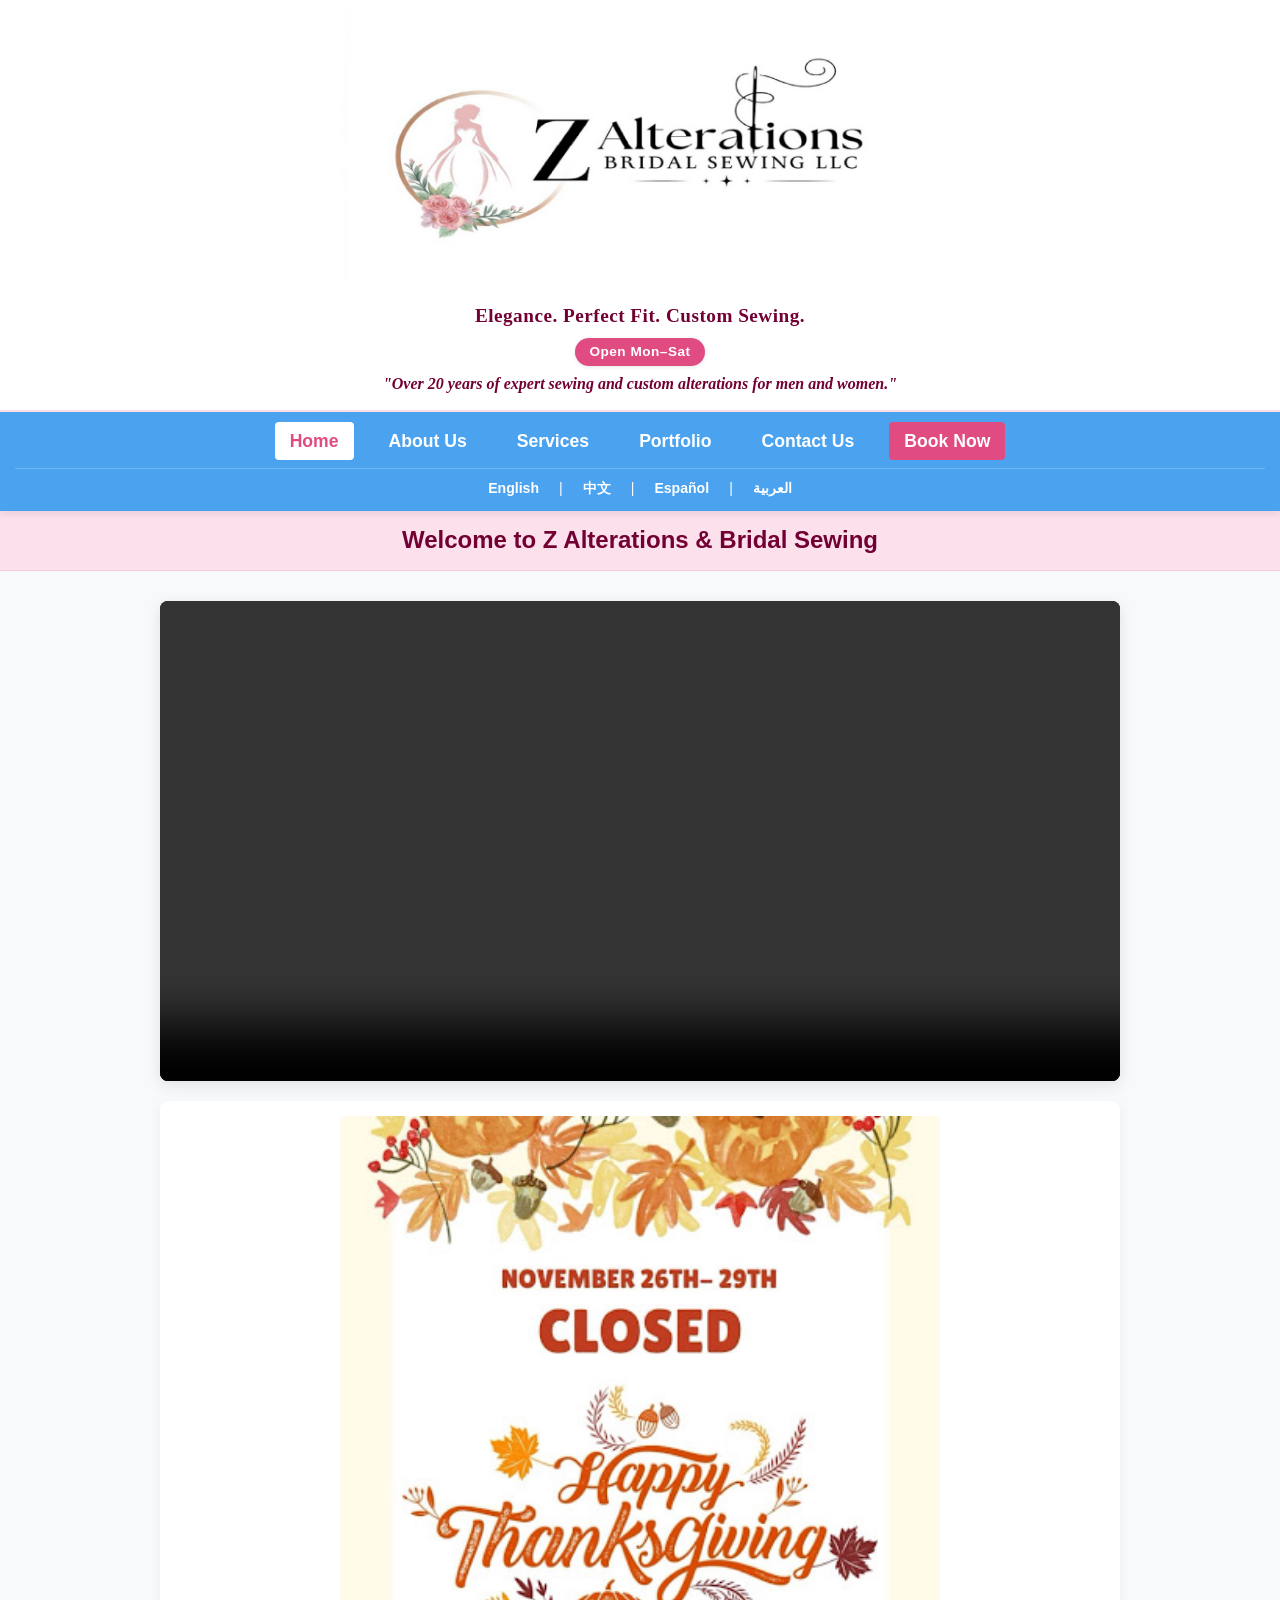
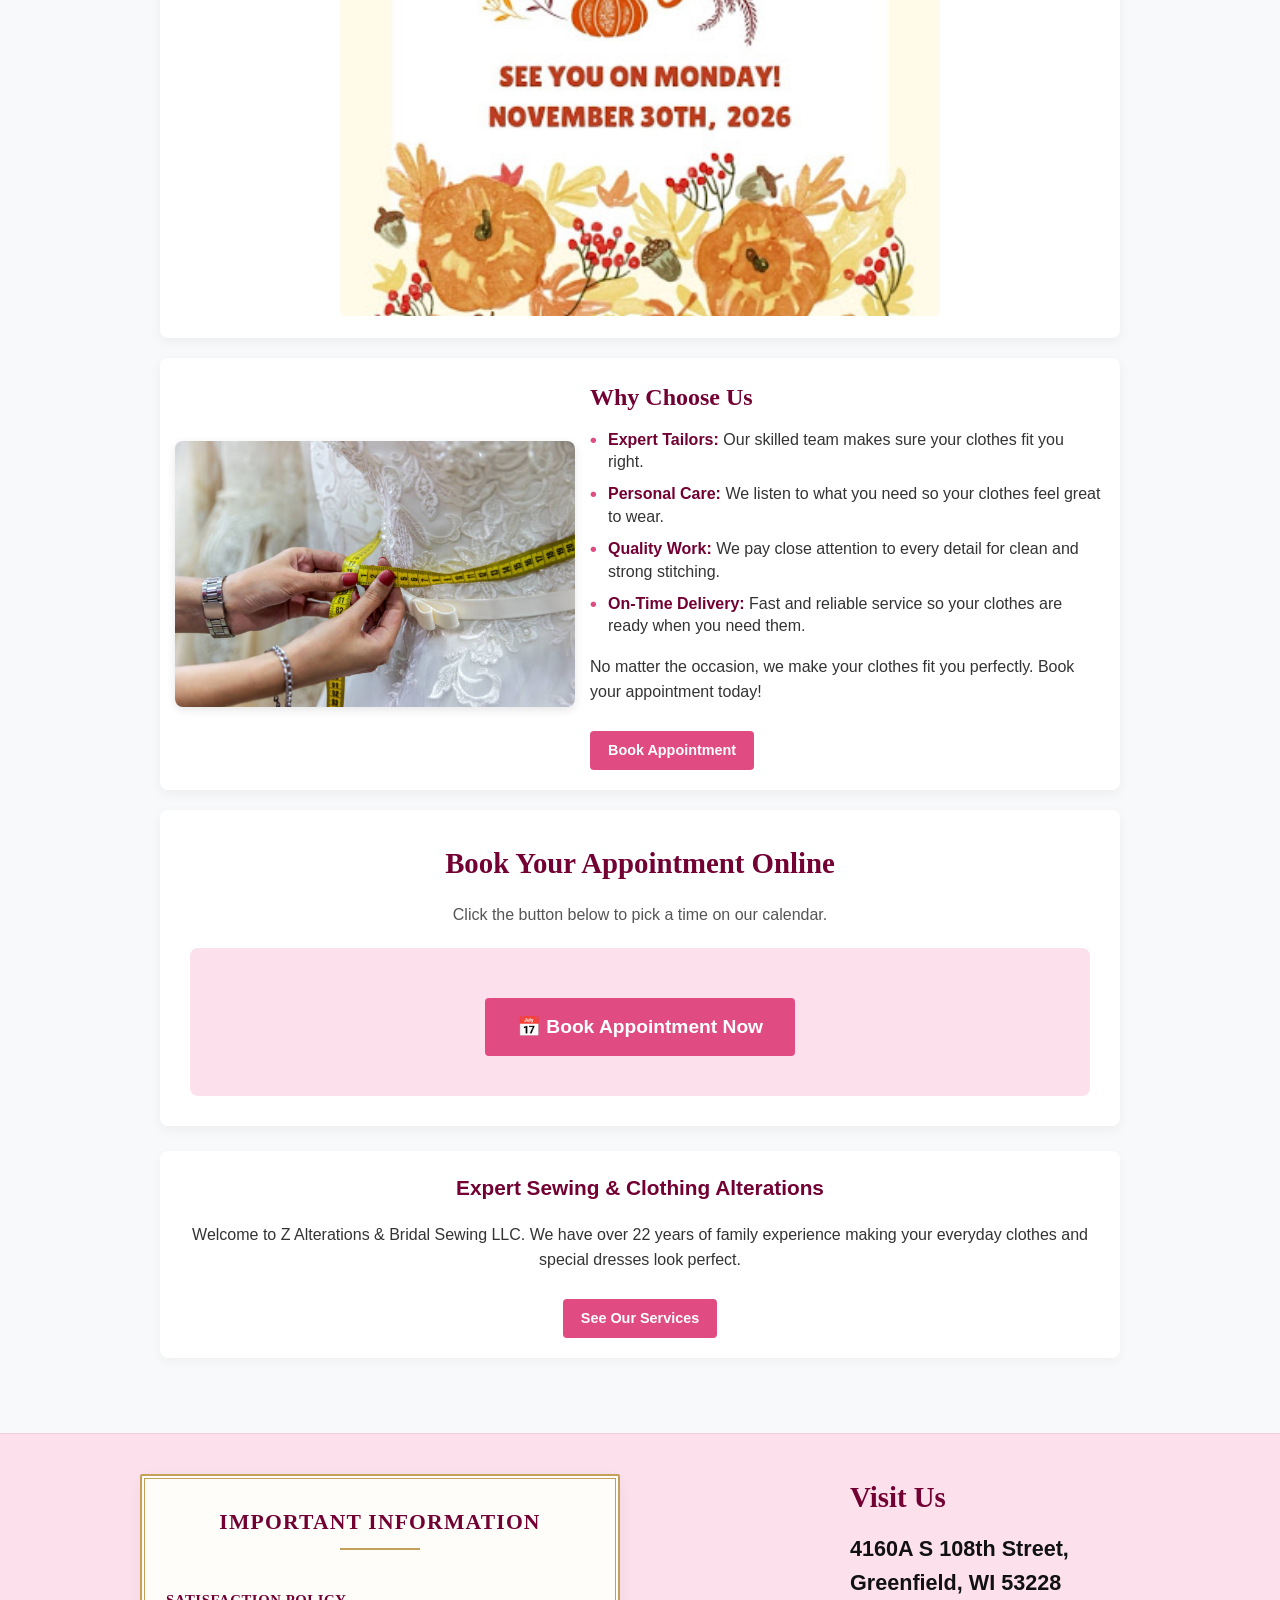
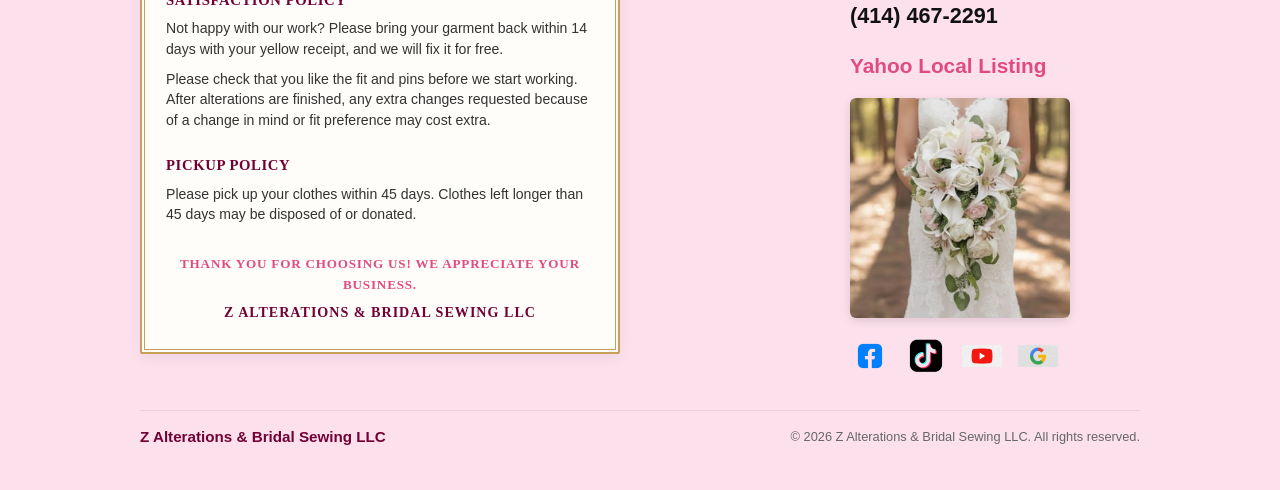
<file: index.html>
<!DOCTYPE html>
<html lang="en">
<head>
    <meta charset="UTF-8">
    <meta name="viewport" content="width=device-width, initial-scale=1.0">
    <title>Z Alterations & Bridal Sewing LLC</title>
    <style>
        :root {
            --header-pink: #fce1ed;
            --header-text: #720033;
            --nav-blue: #4ba3f0;
            --nav-text: #ffffff;
            --brand-pink: #e04b82;
            --accent-gold: #c5a059;
            --dark-dark-pink: #720033;
            --text-dark: #333333;
            --bg-light: #f7f9fa;
        }

        *, *::before, *::after {
            box-sizing: border-box;
        }

        body {
            font-family: 'Segoe UI', Tahoma, Geneva, Verdana, sans-serif;
            margin: 0;
            padding: 0;
            top: 0 !important;
            background-color: var(--bg-light);
            color: var(--text-dark);
            line-height: 1.6;
            overflow-x: hidden;
            scroll-behavior: smooth;
        }

        body.rtl-active {
            direction: rtl;
            text-align: right;
        }

        /* HEADER SECTION */
        header {
            background-color: #ffffff;
            padding: 0;
            margin: 0;
            box-shadow: 0 2px 8px rgba(0,0,0,0.06);
            border-bottom: 2px solid var(--header-pink);
            width: 100%;
        }

        .header-container {
            width: 100%;
            margin: 0 auto;
            padding: 0;
            display: flex;
            flex-direction: column;
            align-items: center;
        }

        .header-bg-banner {
            width: 100%;
            display: flex;
            justify-content: center;
            align-items: center;
            margin: 0;
            padding: 5px 0;
        }

        .header-bg-banner img {
            width: 100%;
            max-width: 650px;
            height: auto;
            display: block;
        }

        .header-details {
            text-align: center;
            margin: 10px 0 15px 0;
            display: flex;
            flex-direction: column;
            align-items: center;
            gap: 6px;
            padding: 0 15px;
            width: 100%;
        }

        .tagline {
            font-family: 'Georgia', serif;
            font-size: 1.2rem;
            color: var(--header-text);
            font-weight: 700;
            letter-spacing: 0.5px;
            margin: 0;
        }

        .hours-badge {
            display: inline-block;
            background-color: var(--brand-pink);
            color: #ffffff;
            padding: 3px 14px;
            border-radius: 15px;
            font-size: 0.85rem;
            font-weight: 600;
            letter-spacing: 0.5px;
            box-shadow: 0 1px 4px rgba(0,0,0,0.1);
        }

        .quote-text {
            font-family: 'Georgia', serif;
            font-style: italic;
            font-size: 1rem;
            color: var(--dark-dark-pink);
            font-weight: 700;
            max-width: 650px;
            margin: 2px 0 0 0;
            line-height: 1.3;
        }

        nav {
            background-color: var(--nav-blue);
            padding: 8px 10px;
            box-shadow: 0 3px 6px rgba(0,0,0,0.08);
            position: sticky;
            top: 0;
            z-index: 1000;
        }

        nav ul {
            list-style: none;
            padding: 0;
            margin: 0;
            display: flex;
            flex-wrap: wrap;
            justify-content: center;
            gap: 8px;
        }

        nav ul li a {
            color: var(--nav-text);
            font-weight: 600;
            text-decoration: none;
            font-size: 0.95rem;
            padding: 4px 10px;
            border-radius: 4px;
            transition: all 0.3s ease;
            display: inline-block;
        }

        nav ul li a:hover,
        nav ul li a.active {
            background-color: #ffffff;
            color: var(--brand-pink);
        }

        /* LANGUAGE SWITCHER STYLES */
        .language-switcher {
            display: flex;
            justify-content: center;
            align-items: center;
            gap: 12px;
            margin-top: 8px;
            padding-top: 6px;
            border-top: 1px solid rgba(255, 255, 255, 0.2);
            font-size: 0.88rem;
            color: #ffffff;
        }

        .language-switcher a {
            color: #ffffff;
            text-decoration: none;
            font-weight: 600;
            padding: 2px 8px;
            border-radius: 3px;
            transition: background 0.2s ease, color 0.2s ease;
        }

        .language-switcher a:hover {
            background-color: rgba(255, 255, 255, 0.2);
            color: #ffffff;
        }

        .goog-te-banner-frame.skiptranslate,
        .goog-te-gadget-icon,
        #goog-gt-tt {
            display: none !important;
        }

        .welcome-banner {
            background-color: var(--header-pink);
            text-align: center;
            padding: 10px;
            border-bottom: 1px solid #f2cdd9;
        }

        .welcome-banner h2 {
            margin: 0;
            color: var(--header-text);
            font-size: 1.2rem;
            font-weight: 700;
        }

        main {
            padding: 15px 10px;
            max-width: 1000px;
            margin: 0 auto;
        }

        .video-container {
            max-width: 1000px;
            margin: 0 auto 20px auto;
            border-radius: 8px;
            overflow: hidden;
            box-shadow: 0 4px 15px rgba(0,0,0,0.1);
            background-color: #000000;
            display: flex;
            justify-content: center;
            align-items: center;
        }

        .video-container video {
            width: 100%;
            max-height: 500px;
            height: auto;
            display: block;
            outline: none;
        }

        .showcase-grid {
            display: grid;
            grid-template-columns: 1fr;
            gap: 20px;
            margin-bottom: 20px;
        }

        .feature-card {
            background: #ffffff;
            padding: 15px;
            border-radius: 8px;
            box-shadow: 0 4px 12px rgba(0,0,0,0.05);
            text-align: center;
        }

        .feature-card img {
            width: 100%;
            max-width: 600px;
            height: auto;
            border-radius: 6px;
            cursor: pointer;
            transition: transform 0.2s ease;
        }

        .feature-card img.flasher {
            animation: dramaticFlash 1.2s infinite ease-in-out;
        }

        @keyframes dramaticFlash {
            0%, 100% {
                opacity: 1;
                filter: brightness(1) contrast(1);
                box-shadow: 0 4px 12px rgba(0,0,0,0.15);
            }
            50% {
                opacity: 0.6;
                filter: brightness(1.4) contrast(1.2);
                box-shadow: 0 0 35px rgba(224, 75, 130, 0.95), 0 0 20px rgba(255, 255, 255, 1);
            }
        }

        .feature-card img:hover {
            transform: scale(1.02);
            animation-play-state: paused;
        }

        .difference-card {
            background: #ffffff;
            padding: 20px 15px;
            border-radius: 8px;
            box-shadow: 0 4px 12px rgba(0,0,0,0.05);
            margin-bottom: 20px;
            display: flex;
            flex-direction: column;
            gap: 15px;
            align-items: center;
        }

        .difference-card img {
            width: 100%;
            max-width: 400px;
            height: auto;
            border-radius: 8px;
            box-shadow: 0 3px 10px rgba(0,0,0,0.1);
            object-fit: cover;
        }

        .difference-content h2 {
            color: var(--header-text);
            font-size: 1.5rem;
            margin-top: 0;
            margin-bottom: 12px;
            font-family: 'Georgia', serif;
        }

        .difference-list {
            list-style: none;
            padding: 0;
            margin: 0 0 15px 0;
        }

        .difference-list li {
            margin-bottom: 10px;
            line-height: 1.4;
            position: relative;
            padding-left: 18px;
        }

        .difference-list li::before {
            content: "•";
            color: var(--brand-pink);
            font-weight: bold;
            font-size: 1.2rem;
            position: absolute;
            left: 0;
            top: -2px;
        }

        body.rtl-active .difference-list li {
            padding-left: 0;
            padding-right: 18px;
        }

        body.rtl-active .difference-list li::before {
            left: auto;
            right: 0;
        }

        .difference-list strong {
            color: var(--header-text);
        }

        .intro-card {
            background: #ffffff;
            padding: 20px 15px;
            border-radius: 8px;
            box-shadow: 0 4px 12px rgba(0,0,0,0.04);
            text-align: center;
            margin-bottom: 20px;
        }

        .intro-card h2 {
            color: var(--header-text);
            font-size: 1.3rem;
            margin-top: 0;
        }

        .button {
            display: inline-block;
            background-color: var(--brand-pink);
            color: white;
            padding: 8px 18px;
            border-radius: 4px;
            text-decoration: none;
            font-weight: 600;
            font-size: 0.9rem;
            transition: background 0.3s ease;
            margin-top: 10px;
        }

        .button:hover {
            background-color: #990033;
        }

        .booking-section {
            background: #ffffff;
            padding: 30px 15px;
            border-radius: 8px;
            box-shadow: 0 4px 12px rgba(0,0,0,0.05);
            margin-bottom: 25px;
            text-align: center;
        }

        .booking-section h2 {
            color: var(--header-text);
            font-family: 'Georgia', serif;
            font-size: 1.8rem;
            margin-top: 0;
            margin-bottom: 10px;
        }

        .booking-section p {
            color: #555;
            margin-bottom: 20px;
            font-size: 1rem;
        }

        .booking-container {
            width: 100%;
            max-width: 900px;
            margin: 0 auto;
        }

        footer {
            background-color: var(--header-pink);
            color: var(--text-dark);
            padding: 35px 20px;
            margin-top: 25px;
            border-top: 1px solid #f2cdd9;
        }

        .footer-container {
            max-width: 1000px;
            margin: 0 auto;
            display: flex;
            flex-direction: column;
            gap: 30px;
            text-align: left;
        }

        .footer-announcement-box {
            background: #fffdfa;
            border: 2px solid var(--accent-gold);
            outline: 1px solid var(--accent-gold);
            outline-offset: -5px;
            border-radius: 2px;
            padding: 24px;
            width: 100%;
            box-shadow: 0 4px 15px rgba(0,0,0,0.05);
            text-align: left;
        }

        .announcement-main-title {
            color: var(--header-text);
            font-family: 'Georgia', serif;
            font-size: 1.35rem;
            font-weight: 700;
            text-transform: uppercase;
            letter-spacing: 1.2px;
            text-align: center;
            margin: 0 0 15px 0;
            padding-bottom: 10px;
            position: relative;
        }

        .announcement-main-title::after {
            content: "";
            display: block;
            width: 80px;
            height: 2px;
            background-color: var(--accent-gold);
            margin: 8px auto 0 auto;
        }

        .policy-section-title {
            color: var(--header-text);
            font-family: 'Georgia', serif;
            font-size: 0.92rem;
            font-weight: 700;
            text-transform: uppercase;
            letter-spacing: 0.6px;
            margin: 14px 0 6px 0;
        }

        .policy-text {
            font-size: 0.88rem;
            color: #333333;
            margin: 0 0 10px 0;
            line-height: 1.45;
        }

        .announcement-thankyou {
            font-family: 'Georgia', serif;
            font-size: 0.82rem;
            font-weight: 700;
            color: var(--brand-pink);
            text-transform: uppercase;
            letter-spacing: 0.8px;
            text-align: center;
            margin-top: 18px;
            margin-bottom: 6px;
        }

        .announcement-shop-name {
            font-family: 'Georgia', serif;
            font-size: 0.88rem;
            font-weight: 700;
            color: var(--header-text);
            letter-spacing: 1px;
            text-align: center;
            margin: 0;
            text-transform: uppercase;
        }

        .footer-column {
            width: 100%;
        }

        .footer-column h4 {
            color: var(--header-text);
            font-family: 'Georgia', serif;
            font-size: 1.8rem;
            font-weight: 700;
            margin-top: 0;
            margin-bottom: 12px;
        }

        .footer-column p {
            font-size: 1.35rem;
            color: #111111;
            margin: 0 0 16px 0;
            line-height: 1.55;
            font-weight: 600;
        }

        .footer-column a {
            color: var(--brand-pink);
            text-decoration: none;
            font-weight: 700;
            font-size: 1.3rem;
        }

        .footer-image {
            width: 100%;
            max-width: 220px;
            height: auto;
            border-radius: 6px;
            margin-top: 15px;
            box-shadow: 0 3px 10px rgba(0,0,0,0.12);
            display: block;
            cursor: pointer;
        }

        .social {
            display: flex;
            align-items: center;
            gap: 16px;
            margin-top: 18px;
        }

        .social img {
            width: 40px;
            height: 40px;
            object-fit: contain;
        }

        .footer-bottom {
            max-width: 1000px;
            margin: 25px auto 0 auto;
            display: flex;
            flex-direction: column;
            align-items: center;
            text-align: center;
            border-top: 1px solid #f2cdd9;
            padding-top: 14px;
            gap: 8px;
        }

        .footer-bottom-company {
            font-weight: 700;
            font-size: 0.95rem;
            color: var(--header-text);
        }

        .footer-bottom-copy {
            font-size: 0.8rem;
            color: #666;
        }

        .lightbox {
            display: none;
            position: fixed;
            z-index: 2000;
            top: 0;
            left: 0;
            width: 100%;
            height: 100%;
            background-color: rgba(0, 0, 0, 0.85);
            justify-content: center;
            align-items: center;
            flex-direction: column;
        }

        .lightbox-content {
            max-width: 90%;
            max-height: 80%;
            border-radius: 4px;
            box-shadow: 0 5px 25px rgba(0,0,0,0.5);
        }

        .lightbox-caption {
            color: #ffffff;
            margin-top: 15px;
            font-size: 1.1rem;
            text-align: center;
        }

        .lightbox-close {
            position: absolute;
            top: 20px;
            right: 35px;
            color: #ffffff;
            font-size: 40px;
            font-weight: bold;
            cursor: pointer;
            transition: color 0.2s ease;
        }

        .lightbox-close:hover {
            color: var(--brand-pink);
        }

        @media (min-width: 768px) {
            .header-bg-banner img {
                max-width: 750px;
            }
            .difference-card {
                flex-direction: row;
                text-align: left;
            }
            body.rtl-active .difference-card {
                text-align: right;
            }
            .difference-card img {
                width: 45%;
            }
            .difference-content {
                width: 55%;
            }
            nav {
                padding: 10px 15px;
            }
            nav ul {
                gap: 20px;
            }
            nav ul li a {
                font-size: 1.1rem;
                padding: 5px 15px;
            }
            .welcome-banner h2 {
                font-size: 1.5rem;
            }
            main {
                padding: 30px 20px;
            }
            footer {
                padding: 40px 30px;
            }
            .footer-container {
                flex-direction: row;
                justify-content: space-between;
                align-items: flex-start;
            }
            .footer-announcement-box {
                width: 480px;
                max-width: 480px;
                aspect-ratio: 1 / 1;
                display: flex;
                flex-direction: column;
                justify-content: center;
            }
            .footer-column {
                width: auto;
                min-width: 290px;
                margin-left: auto;
            }
            body.rtl-active .footer-column {
                margin-left: 0;
                margin-right: auto;
            }
            .footer-bottom {
                flex-direction: row;
                justify-content: space-between;
                text-align: left;
            }
            body.rtl-active .footer-bottom {
                text-align: right;
            }
        }
    </style>
</head>
<body>

    <header>
        <div class="header-container">
            <div class="header-bg-banner">
                <img src="images/logo.jpg" alt="Z Alterations & Bridal Sewing LLC Logo">
            </div>

            <div class="header-details">
                <div class="tagline">Elegance. Perfect Fit. Custom Sewing.</div>
                <div class="hours-badge">Open Mon–Sat</div>
                <p class="quote-text">"Over 20 years of expert sewing and custom alterations for men and women."</p>
            </div>
        </div>
    </header>

    <nav>
        <ul>
            <li><a href="index.html" class="active">Home</a></li>
            <li><a href="about.html">About Us</a></li>
            <li><a href="services.html">Services</a></li>
            <li><a href="portfolio.html">Portfolio</a></li>
            <li><a href="contact.html">Contact Us</a></li>
            <li><a href="#booking" style="background-color: var(--brand-pink); color: white;">Book Now</a></li>
        </ul>

        <div class="language-switcher">
            <a href="javascript:void(0)" onclick="translatePage('en')">English</a> |
            <a href="javascript:void(0)" onclick="translatePage('zh-CN')">中文</a> |
            <a href="javascript:void(0)" onclick="translatePage('es')">Español</a> |
            <a href="javascript:void(0)" onclick="translatePage('ar')">العربية</a>
        </div>
        <div id="google_translate_element" style="display: none;"></div>
    </nav>

    <section class="welcome-banner">
        <h2>Welcome to Z Alterations & Bridal Sewing</h2>
    </section>

    <main>
        <div class="video-container">
            <video controls autoplay loop muted playsinline>
                <source src="images/video18.MP4" type="video/mp4">
                Your browser does not support the video tag.
            </video>
        </div>

        <div class="showcase-grid">
            <div class="feature-card">
                <img src="images/image48.jpg" alt="Thanksgiving Holiday Hours: Closed November 26th–29th, Reopening Monday November 30th, 2026" class="flasher" onclick="openLightbox(this)">
            </div>
        </div>

        <section class="difference-card">
            <img src="images/wedding.jpg" alt="Bridal Sewing Work">
            <div class="difference-content">
                <h2>Why Choose Us</h2>
                <ul class="difference-list">
                    <li><strong>Expert Tailors:</strong> Our skilled team makes sure your clothes fit you right.</li>
                    <li><strong>Personal Care:</strong> We listen to what you need so your clothes feel great to wear.</li>
                    <li><strong>Quality Work:</strong> We pay close attention to every detail for clean and strong stitching.</li>
                    <li><strong>On-Time Delivery:</strong> Fast and reliable service so your clothes are ready when you need them.</li>
                </ul>
                <p>No matter the occasion, we make your clothes fit you perfectly. Book your appointment today!</p>
                <a href="#booking" class="button">Book Appointment</a>
            </div>
        </section>

        <section id="booking" class="booking-section">
            <h2>Book Your Appointment Online</h2>
            <p>Click the button below to pick a time on our calendar.</p>
            <div class="booking-container" style="padding: 40px 20px; background-color: #fce1ed; border-radius: 8px;">
                <a href="https://book.squareup.com/appointments/4eaj8n0b1p2fkf/location/L4RD7P1H0RGZ4/services" target="_blank" rel="noopener" class="button" style="font-size: 1.2rem; padding: 14px 32px; display: inline-block;">
                    📅 Book Appointment Now
                </a>
            </div>
        </section>

        <section class="intro-card">
            <h2>Expert Sewing & Clothing Alterations</h2>
            <p>Welcome to Z Alterations & Bridal Sewing LLC. We have over 22 years of family experience making your everyday clothes and special dresses look perfect.</p>
            <a href="services.html" class="button">See Our Services</a>
        </section>
    </main>

    <div id="lightbox" class="lightbox" onclick="closeLightbox()">
        <span class="lightbox-close">&times;</span>
        <img class="lightbox-content" id="lightbox-img" alt="Enlarged View">
        <div class="lightbox-caption" id="lightbox-caption"></div>
    </div>

    <footer id="contact">
        <div class="footer-container">
            <div class="footer-announcement-box">
                <div class="announcement-main-title">Important Information</div>

                <div class="policy-section-title">Satisfaction Policy</div>
                <p class="policy-text">
                    Not happy with our work? Please bring your garment back within 14 days with your yellow receipt, and we will fix it for free.
                </p>
                <p class="policy-text">
                    Please check that you like the fit and pins before we start working. After alterations are finished, any extra changes requested because of a change in mind or fit preference may cost extra.
                </p>

                <div class="policy-section-title">Pickup Policy</div>
                <p class="policy-text">
                    Please pick up your clothes within 45 days. Clothes left longer than 45 days may be disposed of or donated.
                </p>

                <p class="announcement-thankyou">
                    Thank you for choosing us! We appreciate your business.
                </p>
                <div class="announcement-shop-name">Z Alterations & Bridal Sewing LLC</div>
            </div>

            <div class="footer-column">
                <h4>Visit Us</h4>
                <p>
                    4160A S 108th Street,<br>
                    Greenfield, WI 53228<br>
                    (414) 467-2291
                </p>
                <p><a href="https://local.yahoo.com/info-236106218-kv-alterations-bridal-sewing-brookfield/" target="_blank" rel="noopener">Yahoo Local Listing</a></p>

                <img src="images/image23.jpg" alt="Garment Customization Detail" class="footer-image" onclick="openLightbox(this)">

                <div class="social">
                    <a href="https://www.facebook.com/z.alterations21/" target="_blank" rel="noopener">
                        <img src="images/facebook.png" alt="Facebook">
                    </a>
                    <a href="https://www.tiktok.com/@z.alterations?_r=1&_t=ZP-99l2O3nabra" target="_blank" rel="noopener">
                        <img src="images/Tiktok.png" alt="TikTok">
                    </a>
                    <a href="https://www.youtube.com/@zalterationsbridalsewing" target="_blank" rel="noopener">
                        <img src="images/youtube.jpg" alt="YouTube">
                    </a>
                    <a href="https://share.google/siQitbU8k7p7nxC6O" target="_blank" rel="noopener">
                        <img src="images/google.jpg" alt="Google">
                    </a>
                </div>
            </div>
        </div>

        <div class="footer-bottom">
            <div class="footer-bottom-company">Z Alterations & Bridal Sewing LLC</div>
            <div class="footer-bottom-copy">&copy; 2026 Z Alterations & Bridal Sewing LLC. All rights reserved.</div>
        </div>
    </footer>

    <script>
        function openLightbox(img) {
            const lightbox = document.getElementById('lightbox');
            const lightboxImg = document.getElementById('lightbox-img');
            const lightboxCaption = document.getElementById('lightbox-caption');

            lightbox.style.display = 'flex';
            lightboxImg.src = img.src;
            lightboxCaption.textContent = img.alt;
        }

        function closeLightbox() {
            document.getElementById('lightbox').style.display = 'none';
        }

        function googleTranslateElementInit() {
            new google.translate.TranslateElement({
                pageLanguage: 'en',
                includedLanguages: 'en,zh-CN,es,ar',
                autoDisplay: false
            }, 'google_translate_element');
        }

        function translatePage(langCode) {
            if (langCode === 'ar') {
                document.body.classList.add('rtl-active');
            } else {
                document.body.classList.remove('rtl-active');
            }

            const select = document.querySelector('.goog-te-combo');
            if (select) {
                select.value = langCode;
                select.dispatchEvent(new Event('change'));
            }
        }
    </script>
    <script type="text/javascript" src="//translate.google.com/translate_a/element.js?cb=googleTranslateElementInit"></script>
</body>
</html>
</file>
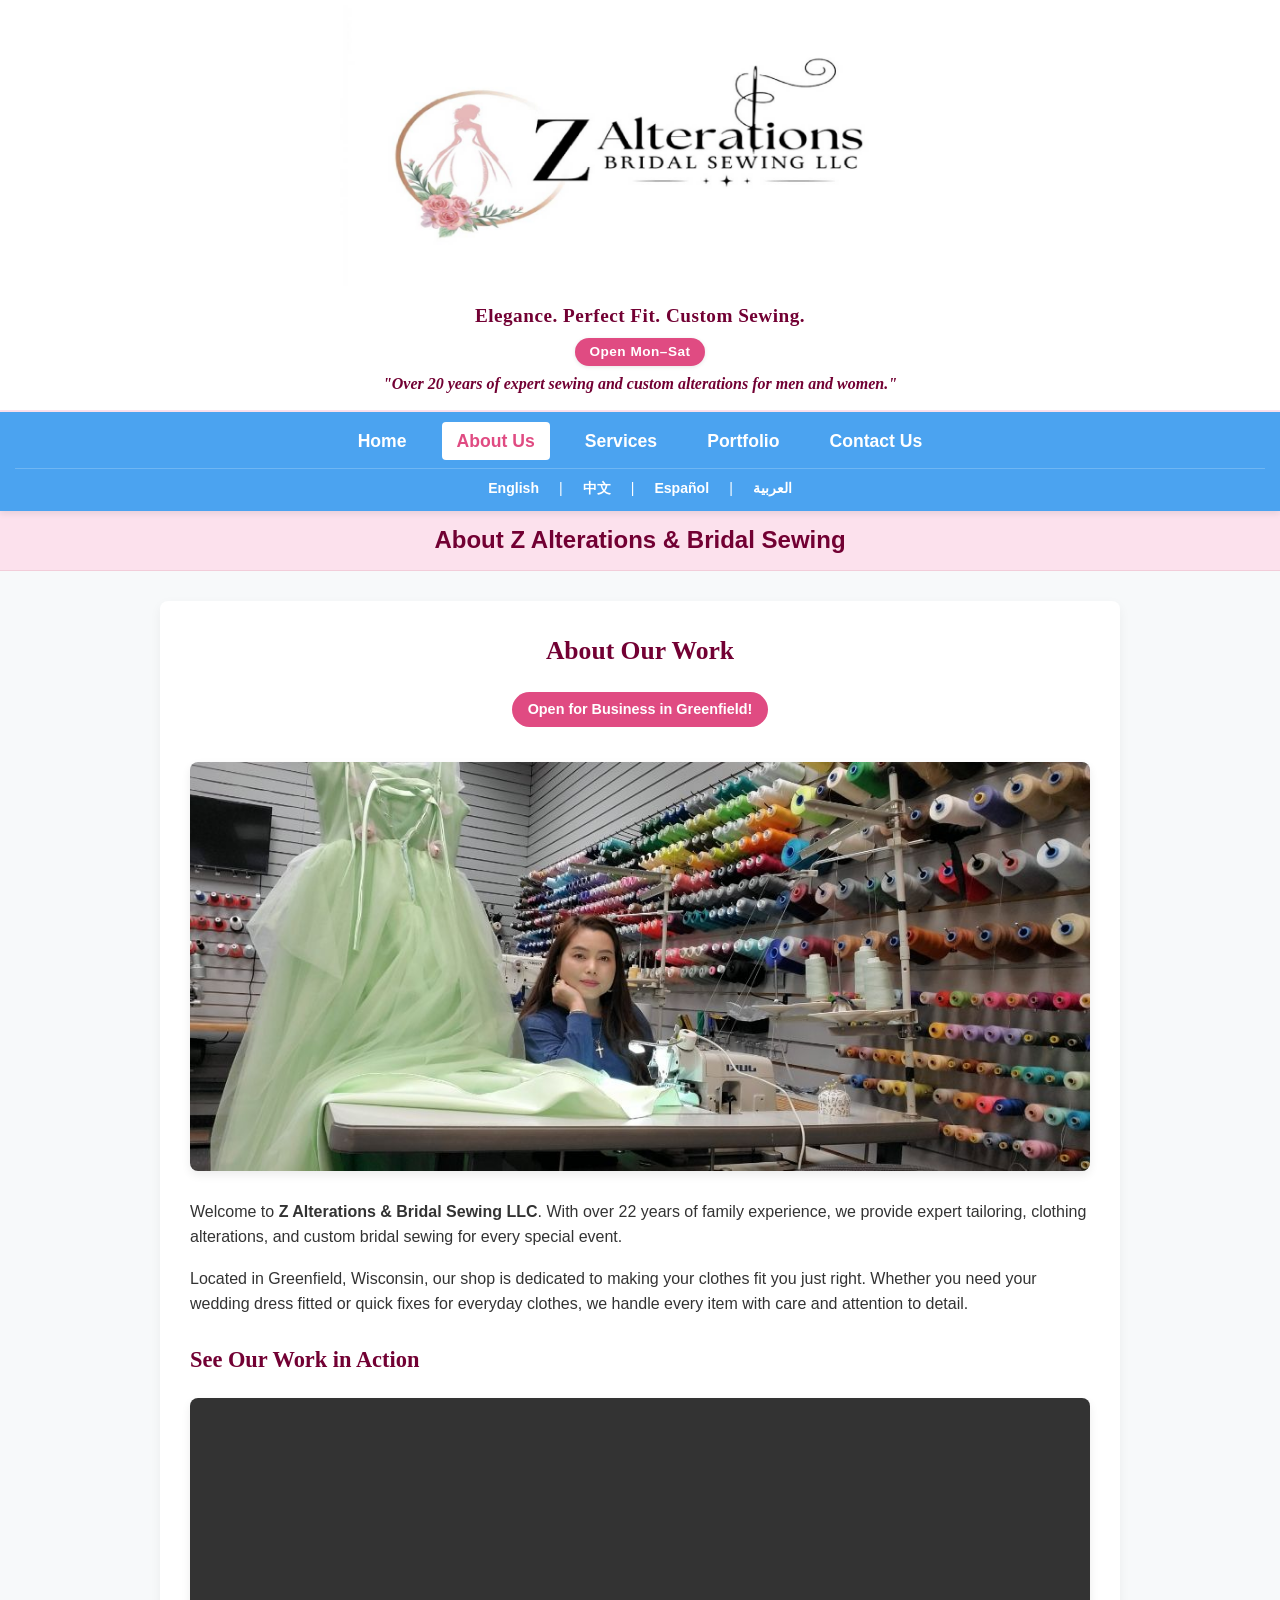
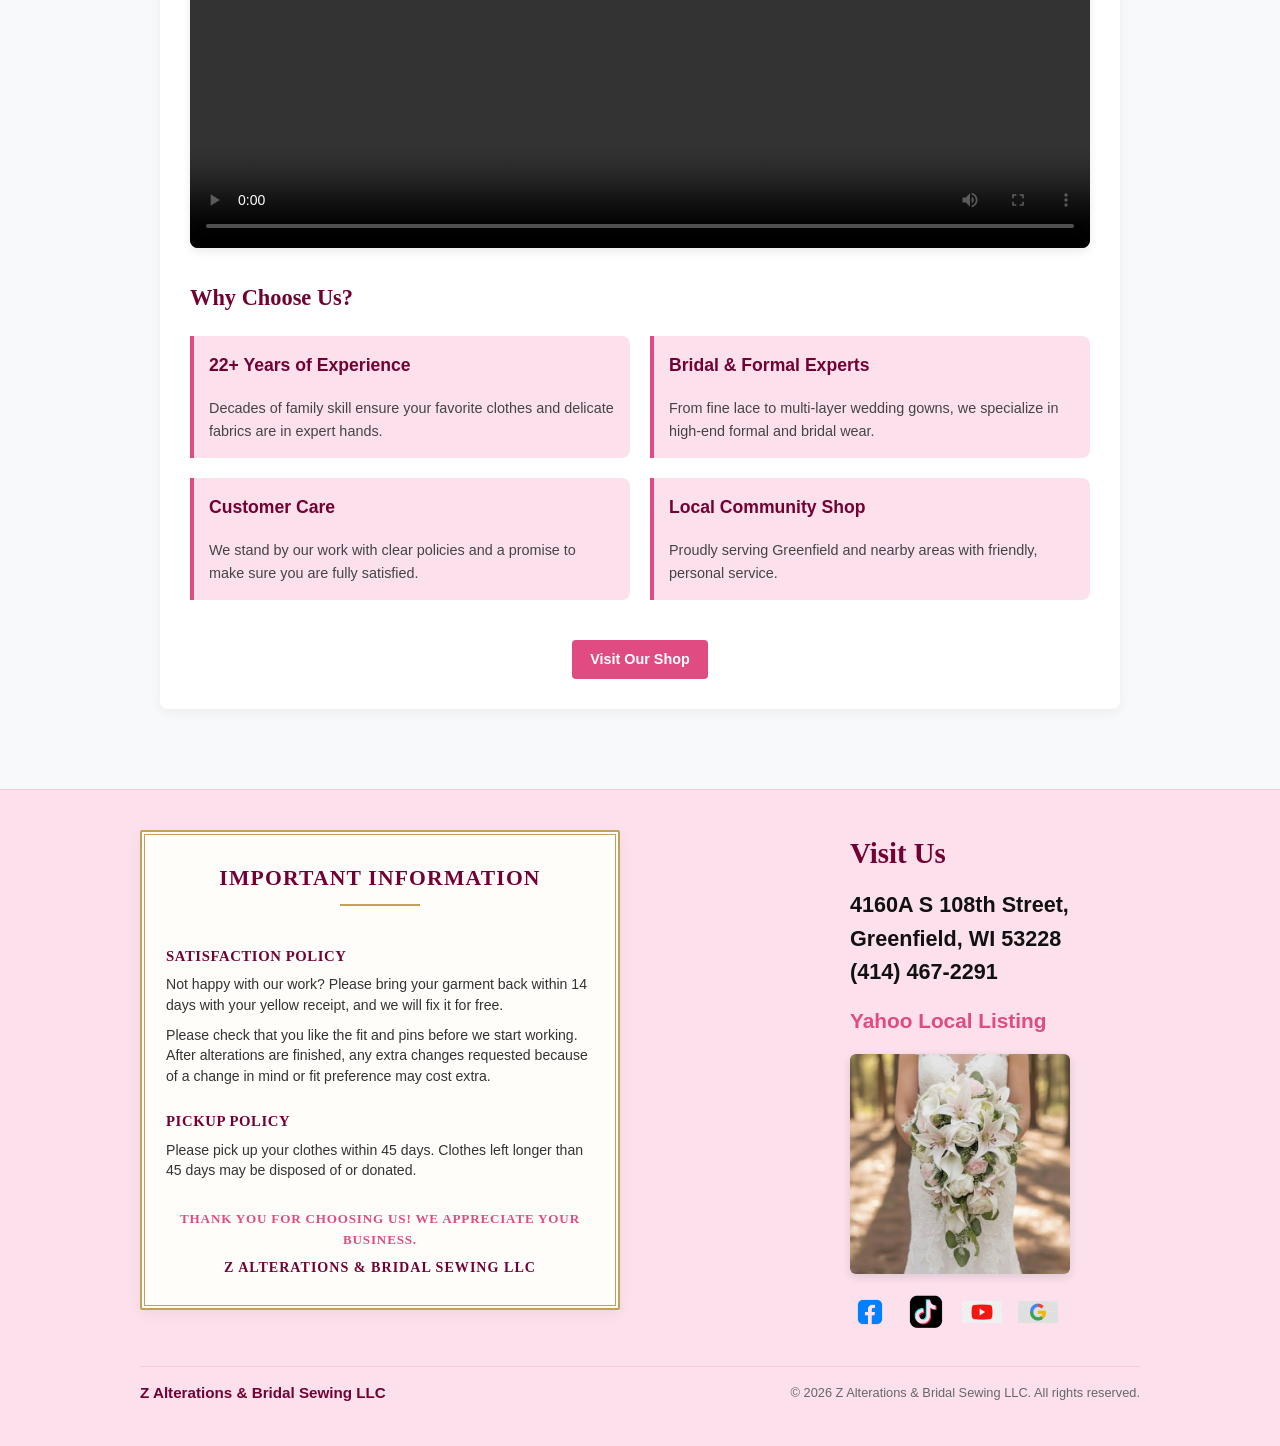
<file: about.html>
<!DOCTYPE html>
<html lang="en">
<head>
    <meta charset="UTF-8">
    <meta name="viewport" content="width=device-width, initial-scale=1.0">
    <title>About Us - Z Alterations & Bridal Sewing LLC</title>
    <style>
        :root {
            --header-pink: #fce1ed; /* Soft pink background */
            --header-text: #720033;
            --nav-blue: #4ba3f0;
            --nav-text: #ffffff;
            --brand-pink: #e04b82; /* Brighter, more vibrant pink */
            --accent-gold: #c5a059;
            --dark-dark-pink: #720033; /* Dark dark pink color */
            --text-dark: #333333;
            --bg-light: #f7f9fa;
        }

        * {
            box-sizing: border-box;
        }

        body {
            font-family: 'Segoe UI', Tahoma, Geneva, Verdana, sans-serif;
            margin: 0;
            padding: 0;
            background-color: var(--bg-light);
            color: var(--text-dark);
            line-height: 1.6;
            overflow-x: hidden;
            scroll-behavior: smooth;
        }

        /* RTL Layout adjustment when Arabic is selected */
        body.rtl-active {
            direction: rtl;
            text-align: right;
        }

        /* HEADER SECTION */
        header {
            background-color: #ffffff;
            padding: 0;
            margin: 0;
            box-shadow: 0 2px 8px rgba(0,0,0,0.06);
            border-bottom: 2px solid var(--header-pink);
            width: 100%;
        }

        .header-container {
            width: 100%;
            margin: 0 auto;
            padding: 0;
            display: flex;
            flex-direction: column;
            align-items: center;
        }

        .header-bg-banner {
            width: 100%;
            display: flex;
            justify-content: center;
            align-items: center;
            margin: 0;
            padding: 5px 0;
        }

        .header-bg-banner img {
            width: 100%;
            max-width: 650px;
            height: auto;
            display: block;
        }

        .header-details {
            text-align: center;
            margin: 10px 0 15px 0;
            display: flex;
            flex-direction: column;
            align-items: center;
            gap: 6px;
            padding: 0 15px;
            width: 100%;
        }

        .tagline {
            font-family: 'Georgia', serif;
            font-size: 1.2rem;
            color: var(--header-text);
            font-weight: 700;
            letter-spacing: 0.5px;
            margin: 0;
        }

        .hours-badge {
            display: inline-block;
            background-color: var(--brand-pink);
            color: #ffffff;
            padding: 3px 14px;
            border-radius: 15px;
            font-size: 0.85rem;
            font-weight: 600;
            letter-spacing: 0.5px;
            box-shadow: 0 1px 4px rgba(0,0,0,0.1);
        }

        .quote-text {
            font-family: 'Georgia', serif;
            font-style: italic;
            font-size: 1rem;
            color: var(--dark-dark-pink);
            font-weight: 700;
            max-width: 650px;
            margin: 2px 0 0 0;
            line-height: 1.3;
        }

        /* NAVIGATION BAR */
        nav {
            background-color: var(--nav-blue);
            padding: 8px 10px;
            box-shadow: 0 3px 6px rgba(0,0,0,0.08);
            position: sticky;
            top: 0;
            z-index: 1000;
        }

        nav ul {
            list-style: none;
            padding: 0;
            margin: 0;
            display: flex;
            flex-wrap: wrap;
            justify-content: center;
            gap: 8px;
        }

        nav ul li a {
            color: var(--nav-text);
            font-weight: 600;
            text-decoration: none;
            font-size: 0.95rem;
            padding: 4px 10px;
            border-radius: 4px;
            transition: all 0.3s ease;
            display: inline-block;
        }

        nav ul li a:hover, 
        nav ul li a.active {
            background-color: #ffffff;
            color: var(--brand-pink);
        }

        /* LANGUAGE SWITCHER STYLES */
        .language-switcher {
            display: flex;
            justify-content: center;
            align-items: center;
            gap: 12px;
            margin-top: 8px;
            padding-top: 6px;
            border-top: 1px solid rgba(255, 255, 255, 0.2);
            font-size: 0.88rem;
            color: #ffffff;
        }

        .language-switcher a {
            color: #ffffff;
            text-decoration: none;
            font-weight: 600;
            padding: 2px 8px;
            border-radius: 3px;
            transition: background 0.2s ease, color 0.2s ease;
        }

        .language-switcher a:hover {
            background-color: rgba(255, 255, 255, 0.2);
            color: #ffffff;
        }

        .goog-te-banner-frame.skiptranslate, 
        .goog-te-gadget-icon, 
        #goog-gt-tt {
            display: none !important;
        }
        
        body {
            top: 0px !important;
        }

        .welcome-banner {
            background-color: var(--header-pink);
            text-align: center;
            padding: 10px;
            border-bottom: 1px solid #f2cdd9;
        }

        .welcome-banner h2 {
            margin: 0;
            color: var(--header-text);
            font-size: 1.2rem;
            font-weight: 700;
        }

        /* MAIN CONTENT SECTION */
        main {
            padding: 15px 10px;
            max-width: 1000px;
            margin: 0 auto;
        }

        .about-card {
            background: #ffffff;
            padding: 25px 20px;
            border-radius: 8px;
            box-shadow: 0 4px 12px rgba(0,0,0,0.05);
            margin-bottom: 25px;
        }

        .about-card h1 {
            color: var(--header-text);
            font-size: 1.6rem;
            margin-top: 0;
            margin-bottom: 15px;
            text-align: center;
            font-family: 'Georgia', serif;
        }

        .about-card h2 {
            color: var(--header-text);
            font-size: 1.4rem;
            margin-top: 25px;
            margin-bottom: 15px;
            font-family: 'Georgia', serif;
        }

        .feature-badge {
            display: inline-block;
            background-color: var(--brand-pink);
            color: #ffffff;
            padding: 6px 16px;
            border-radius: 20px;
            font-size: 0.9rem;
            font-weight: 600;
            margin: 5px 0 15px 0;
        }

        .media-container {
            text-align: center;
            margin: 20px 0;
        }

        .media-container img, 
        .media-container video {
            width: 100%;
            height: auto;
            max-height: 450px;
            object-fit: cover;
            border-radius: 8px;
            box-shadow: 0 4px 10px rgba(0,0,0,0.08);
        }

        .grid-highlights {
            display: grid;
            grid-template-columns: 1fr;
            gap: 15px;
            margin-top: 20px;
        }

        .highlight-box {
            background-color: var(--header-pink);
            border-left: 4px solid var(--brand-pink);
            padding: 15px;
            border-radius: 0 8px 8px 0;
        }

        body.rtl-active .highlight-box {
            border-left: none;
            border-right: 4px solid var(--brand-pink);
            border-radius: 8px 0 0 8px;
        }

        .highlight-box h3 {
            margin-top: 0;
            color: var(--header-text);
            font-size: 1.1rem;
        }

        .highlight-box p {
            margin: 0;
            color: #444444;
            font-size: 0.9rem;
        }

        .button {
            display: inline-block;
            background-color: var(--brand-pink);
            color: white;
            padding: 8px 18px;
            border-radius: 4px;
            text-decoration: none;
            font-weight: 600;
            font-size: 0.9rem;
            transition: background 0.3s ease;
            margin-top: 10px;
        }

        .button:hover {
            background-color: #990033;
        }

        /* LIGHTBOX MODAL */
        .lightbox {
            display: none;
            position: fixed;
            z-index: 1000;
            top: 0;
            left: 0;
            width: 100%;
            height: 100%;
            background-color: rgba(0, 0, 0, 0.85);
            justify-content: center;
            align-items: center;
            flex-direction: column;
        }

        .lightbox-content {
            max-width: 90%;
            max-height: 80%;
            border-radius: 4px;
            box-shadow: 0 5px 25px rgba(0,0,0,0.5);
        }

        .lightbox-caption {
            color: #ffffff;
            margin-top: 15px;
            font-size: 1.1rem;
            text-align: center;
        }

        .lightbox-close {
            position: absolute;
            top: 20px;
            right: 35px;
            color: #ffffff;
            font-size: 40px;
            font-weight: bold;
            cursor: pointer;
            transition: color 0.2s ease;
        }

        .lightbox-close:hover {
            color: var(--brand-pink);
        }

        /* FOOTER & ANNOUNCEMENT STYLING */
        footer {
            background-color: var(--header-pink);
            color: var(--text-dark);
            padding: 35px 20px;
            margin-top: 25px;
            border-top: 1px solid #f2cdd9;
        }

        .footer-container {
            max-width: 1000px;
            margin: 0 auto;
            display: flex;
            flex-direction: column;
            gap: 30px;
            text-align: left;
        }

        .footer-announcement-box {
            background: #fffdfa;
            border: 2px solid var(--accent-gold);
            outline: 1px solid var(--accent-gold);
            outline-offset: -5px;
            border-radius: 2px;
            padding: 24px;
            width: 100%;
            box-shadow: 0 4px 15px rgba(0,0,0,0.05);
            text-align: left;
        }

        .announcement-main-title {
            color: var(--header-text);
            font-family: 'Georgia', serif;
            font-size: 1.35rem;
            font-weight: 700;
            text-transform: uppercase;
            letter-spacing: 1.2px;
            text-align: center;
            margin: 0 0 15px 0;
            padding-bottom: 10px;
            position: relative;
        }

        .announcement-main-title::after {
            content: "";
            display: block;
            width: 80px;
            height: 2px;
            background-color: var(--accent-gold);
            margin: 8px auto 0 auto;
        }

        .policy-section-title {
            color: var(--header-text);
            font-family: 'Georgia', serif;
            font-size: 0.92rem;
            font-weight: 700;
            text-transform: uppercase;
            letter-spacing: 0.6px;
            margin: 14px 0 6px 0;
        }

        .policy-text {
            font-size: 0.88rem;
            color: #333333;
            margin: 0 0 10px 0;
            line-height: 1.45;
        }

        .announcement-thankyou {
            font-family: 'Georgia', serif;
            font-size: 0.82rem;
            font-weight: 700;
            color: var(--brand-pink);
            text-transform: uppercase;
            letter-spacing: 0.8px;
            text-align: center;
            margin-top: 18px;
            margin-bottom: 6px;
        }

        .announcement-shop-name {
            font-family: 'Georgia', serif;
            font-size: 0.88rem;
            font-weight: 700;
            color: var(--header-text);
            letter-spacing: 1px;
            text-align: center;
            margin: 0;
            text-transform: uppercase;
        }

        .footer-column {
            width: 100%;
        }

        .footer-column h4 {
            color: var(--header-text);
            font-family: 'Georgia', serif;
            font-size: 1.8rem;
            font-weight: 700;
            margin-top: 0;
            margin-bottom: 12px;
        }

        .footer-column p {
            font-size: 1.35rem;
            color: #111111;
            margin: 0 0 16px 0;
            line-height: 1.55;
            font-weight: 600;
        }

        .footer-column a {
            color: var(--brand-pink);
            text-decoration: none;
            font-weight: 700;
            font-size: 1.3rem;
        }

        .footer-image {
            width: 100%;
            max-width: 220px;
            height: auto;
            border-radius: 6px;
            margin-top: 15px;
            box-shadow: 0 3px 10px rgba(0,0,0,0.12);
            display: block;
            cursor: pointer;
        }

        .social {
            display: flex;
            align-items: center;
            gap: 16px;
            margin-top: 18px;
        }

        .social img {
            width: 40px;
            height: 40px;
            object-fit: contain;
        }

        .footer-bottom {
            max-width: 1000px;
            margin: 25px auto 0 auto;
            display: flex;
            flex-direction: column;
            align-items: center;
            text-align: center;
            border-top: 1px solid #f2cdd9;
            padding-top: 14px;
            gap: 8px;
        }

        .footer-bottom-company {
            font-weight: 700;
            font-size: 0.95rem;
            color: var(--header-text);
        }

        .footer-bottom-copy {
            font-size: 0.8rem;
            color: #666;
        }

        /* DESKTOP MEDIA QUERIES */
        @media (min-width: 768px) {
            .header-bg-banner img {
                max-width: 750px;
            }
            nav {
                padding: 10px 15px;
            }
            nav ul {
                gap: 20px;
            }
            nav ul li a {
                font-size: 1.1rem;
                padding: 5px 15px;
            }
            .welcome-banner h2 {
                font-size: 1.5rem;
            }
            main {
                padding: 30px 20px;
            }
            .about-card {
                padding: 30px;
            }
            .grid-highlights {
                grid-template-columns: 1fr 1fr;
                gap: 20px;
            }
            footer {
                padding: 40px 30px;
            }

            .footer-container {
                flex-direction: row;
                justify-content: space-between;
                align-items: flex-start;
            }

            .footer-announcement-box {
                width: 480px;
                max-width: 480px;
                aspect-ratio: 1 / 1;
                display: flex;
                flex-direction: column;
                justify-content: center;
            }

            .footer-column {
                width: auto;
                min-width: 290px;
                margin-left: auto;
            }

            body.rtl-active .footer-column {
                margin-left: 0;
                margin-right: auto;
            }

            .footer-bottom {
                flex-direction: row;
                justify-content: space-between;
                text-align: left;
            }

            body.rtl-active .footer-bottom {
                text-align: right;
            }
        }
    </style>
</head>
<body>

    <header>
        <div class="header-container">
            <div class="header-bg-banner">
                <img src="images/logo.jpg" alt="Z Alterations & Bridal Sewing LLC Logo">
            </div>
            <div class="header-details">
                <div class="tagline">Elegance. Perfect Fit. Custom Sewing.</div>
                <div class="hours-badge">Open Mon–Sat</div>
                <p class="quote-text">"Over 20 years of expert sewing and custom alterations for men and women."</p>
            </div>
        </div>
    </header>

    <nav>
        <ul>
            <li><a href="index.html">Home</a></li>
            <li><a href="about.html" class="active">About Us</a></li>
            <li><a href="services.html">Services</a></li>
            <li><a href="portfolio.html">Portfolio</a></li>
            <li><a href="contact.html">Contact Us</a></li>
        </ul>

        <!-- Language Selector Bar -->
        <div class="language-switcher">
            <a href="javascript:void(0)" onclick="translatePage('en')">English</a> |
            <a href="javascript:void(0)" onclick="translatePage('zh-CN')">中文</a> |
            <a href="javascript:void(0)" onclick="translatePage('es')">Español</a> |
            <a href="javascript:void(0)" onclick="translatePage('ar')">العربية</a>
        </div>
        <div id="google_translate_element" style="display: none;"></div>
    </nav>

    <section class="welcome-banner">
        <h2>About Z Alterations & Bridal Sewing</h2>
    </section>

    <main>
        <section class="about-card">
            <h1>About Our Work</h1>
            <div style="text-align: center;">
                <div class="feature-badge">Open for Business in Greenfield!</div>
            </div>

            <!-- Featured Image -->
            <div class="media-container">
                <img src="images/image.jpg" alt="Z Alterations Workshop">
            </div>

            <p>Welcome to <strong>Z Alterations & Bridal Sewing LLC</strong>. With over 22 years of family experience, we provide expert tailoring, clothing alterations, and custom bridal sewing for every special event.</p>

            <p>Located in Greenfield, Wisconsin, our shop is dedicated to making your clothes fit you just right. Whether you need your wedding dress fitted or quick fixes for everyday clothes, we handle every item with care and attention to detail.</p>

            <!-- Video Section -->
            <h2>See Our Work in Action</h2>
            <div class="media-container">
                <video controls>
                    <source src="images/video12.MP4" type="video/mp4">
                    Your browser does not support the video tag.
                </video>
            </div>

            <h2>Why Choose Us?</h2>
            
            <div class="grid-highlights">
                <div class="highlight-box">
                    <h3>22+ Years of Experience</h3>
                    <p>Decades of family skill ensure your favorite clothes and delicate fabrics are in expert hands.</p>
                </div>

                <div class="highlight-box">
                    <h3>Bridal & Formal Experts</h3>
                    <p>From fine lace to multi-layer wedding gowns, we specialize in high-end formal and bridal wear.</p>
                </div>

                <div class="highlight-box">
                    <h3>Customer Care</h3>
                    <p>We stand by our work with clear policies and a promise to make sure you are fully satisfied.</p>
                </div>

                <div class="highlight-box">
                    <h3>Local Community Shop</h3>
                    <p>Proudly serving Greenfield and nearby areas with friendly, personal service.</p>
                </div>
            </div>

            <div style="text-align: center; margin-top: 30px;">
                <a href="contact.html" class="button">Visit Our Shop</a>
            </div>
        </section>
    </main>

    <!-- Lightbox Modal -->
    <div id="lightbox" class="lightbox" onclick="closeLightbox()">
        <span class="lightbox-close">&times;</span>
        <img class="lightbox-content" id="lightbox-img" alt="Enlarged View">
        <div class="lightbox-caption" id="lightbox-caption"></div>
    </div>

    <footer id="contact">
        <div class="footer-container">
            <!-- Announcement Box -->
            <div class="footer-announcement-box">
                <div class="announcement-main-title">Important Information</div>

                <div class="policy-section-title">Satisfaction Policy</div>
                <p class="policy-text">
                    Not happy with our work? Please bring your garment back within 14 days with your yellow receipt, and we will fix it for free.
                </p>
                <p class="policy-text">
                    Please check that you like the fit and pins before we start working. After alterations are finished, any extra changes requested because of a change in mind or fit preference may cost extra.
                </p>

                <div class="policy-section-title">Pickup Policy</div>
                <p class="policy-text">
                    Please pick up your clothes within 45 days. Clothes left longer than 45 days may be disposed of or donated.
                </p>

                <p class="announcement-thankyou">
                    Thank you for choosing us! We appreciate your business.
                </p>
                <div class="announcement-shop-name">Z Alterations & Bridal Sewing LLC</div>
            </div>

            <div class="footer-column">
                <h4>Visit Us</h4>
                <p>
                    4160A S 108th Street,<br>
                    Greenfield, WI 53228<br>
                    (414) 467-2291
                </p>
                <p><a href="https://local.yahoo.com/info-236106218-kv-alterations-bridal-sewing-brookfield/" target="_blank" rel="noopener">Yahoo Local Listing</a></p>
                
                <img src="images/image23.jpg" alt="Garment Customization Detail" class="footer-image" onclick="openLightbox(this)">

                <div class="social">
                    <a href="https://www.facebook.com/z.alterations21/" target="_blank" rel="noopener">
                        <img src="images/facebook.png" alt="Facebook">
                    </a>
                    <a href="https://www.tiktok.com/@z.alterations?_r=1&_t=ZP-99l2O3nabra" target="_blank" rel="noopener">
                        <img src="images/Tiktok.png" alt="TikTok">
                    </a>
                    <a href="https://www.youtube.com/@zalterationsbridalsewing" target="_blank" rel="noopener">
                        <img src="images/youtube.jpg" alt="YouTube">
                    </a>
                    <a href="https://share.google/siQitbU8k7p7nxC6O" target="_blank" rel="noopener">
                        <img src="images/google.jpg" alt="Google">
                    </a>
                </div>
            </div>
        </div>

        <div class="footer-bottom">
            <div class="footer-bottom-company">Z Alterations & Bridal Sewing LLC</div>
            <div class="footer-bottom-copy">&copy; 2026 Z Alterations & Bridal Sewing LLC. All rights reserved.</div>
        </div>
    </footer>

    <script>
        function openLightbox(img) {
            const lightbox = document.getElementById('lightbox');
            const lightboxImg = document.getElementById('lightbox-img');
            const lightboxCaption = document.getElementById('lightbox-caption');
            
            lightbox.style.display = 'flex';
            lightboxImg.src = img.src;
            lightboxCaption.textContent = img.alt;
        }

        function closeLightbox() {
            document.getElementById('lightbox').style.display = 'none';
        }

        function googleTranslateElementInit() {
            new google.translate.TranslateElement({
                pageLanguage: 'en',
                includedLanguages: 'en,zh-CN,es,ar',
                autoDisplay: false
            }, 'google_translate_element');
        }

        function translatePage(langCode) {
            var select = document.querySelector('.goog-te-combo');
            if (select) {
                select.value = langCode;
                select.dispatchEvent(new Event('change'));
            }

            if (langCode === 'ar') {
                document.body.classList.add('rtl-active');
            } else {
                document.body.classList.remove('rtl-active');
            }
        }
    </script>
    <script type="text/javascript" src="//translate.google.com/translate_a/element.js?cb=googleTranslateElementInit"></script>
</body>
</html>
</file>
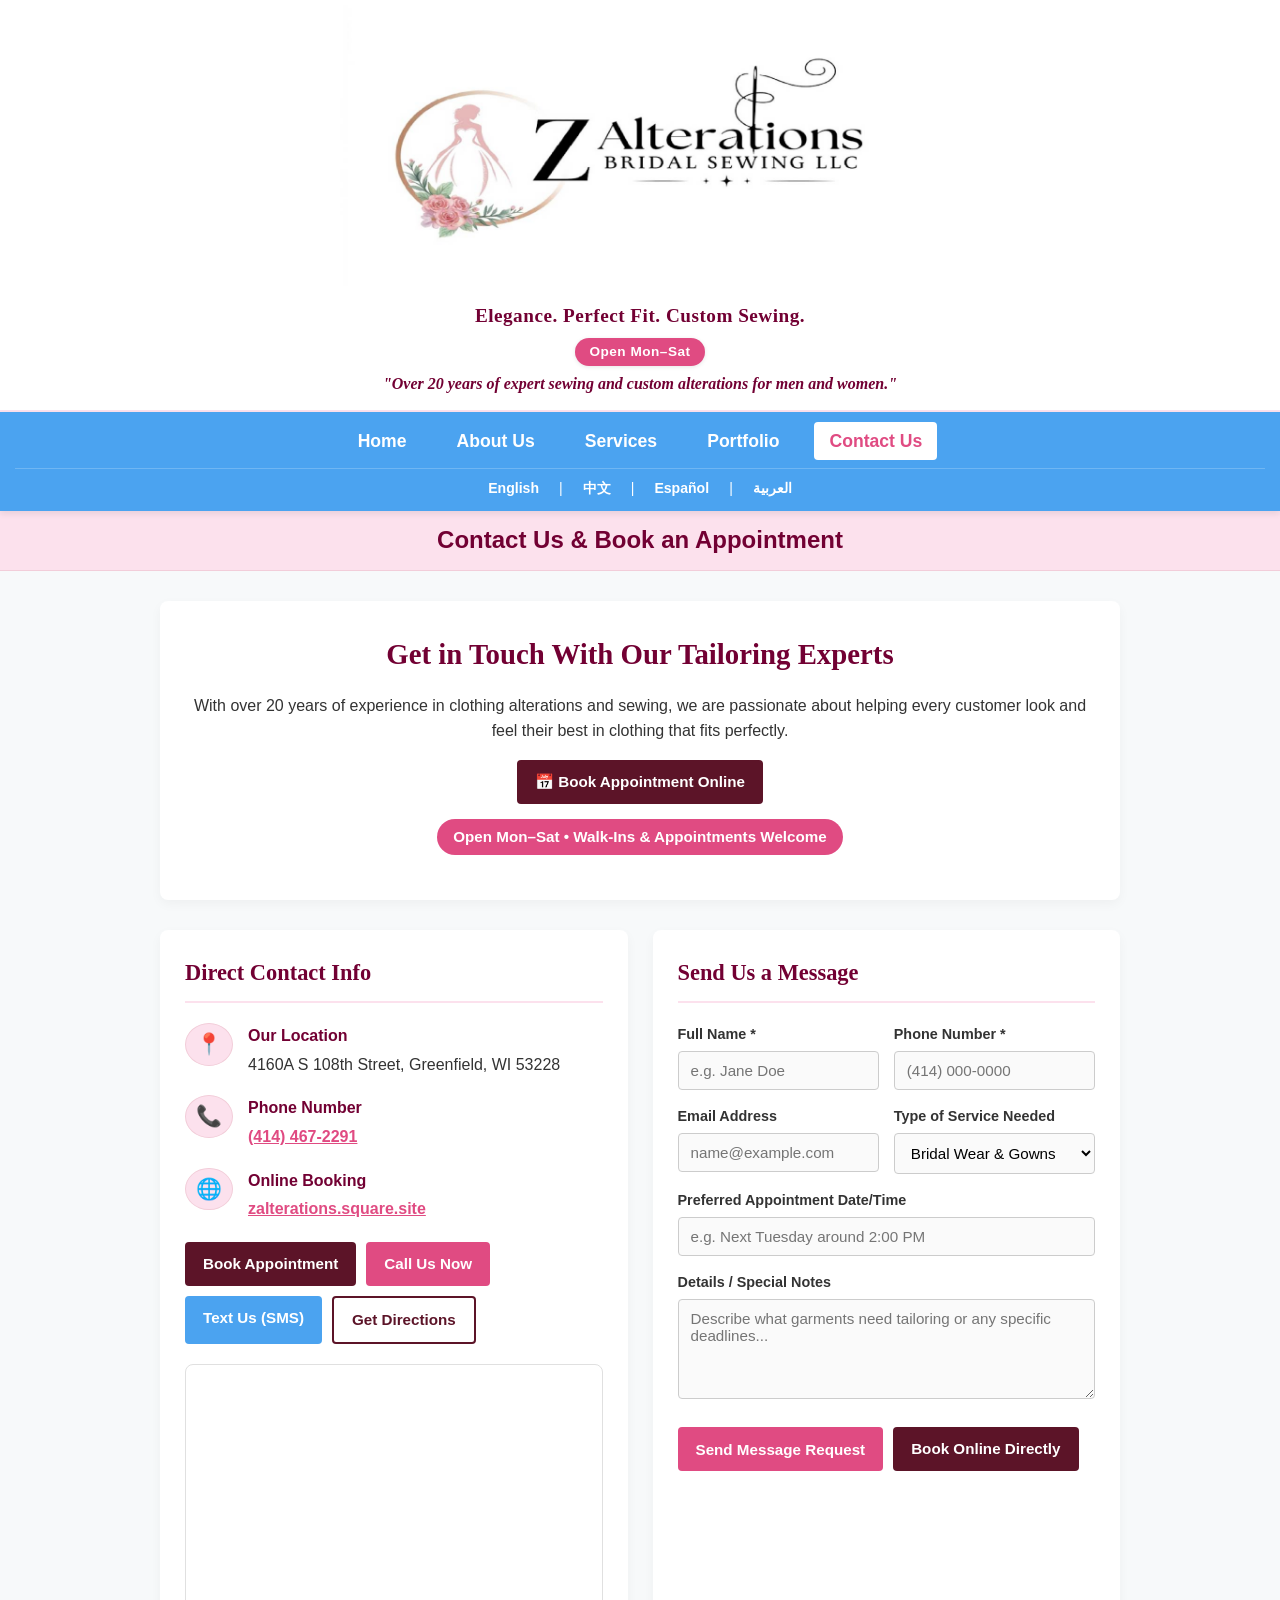
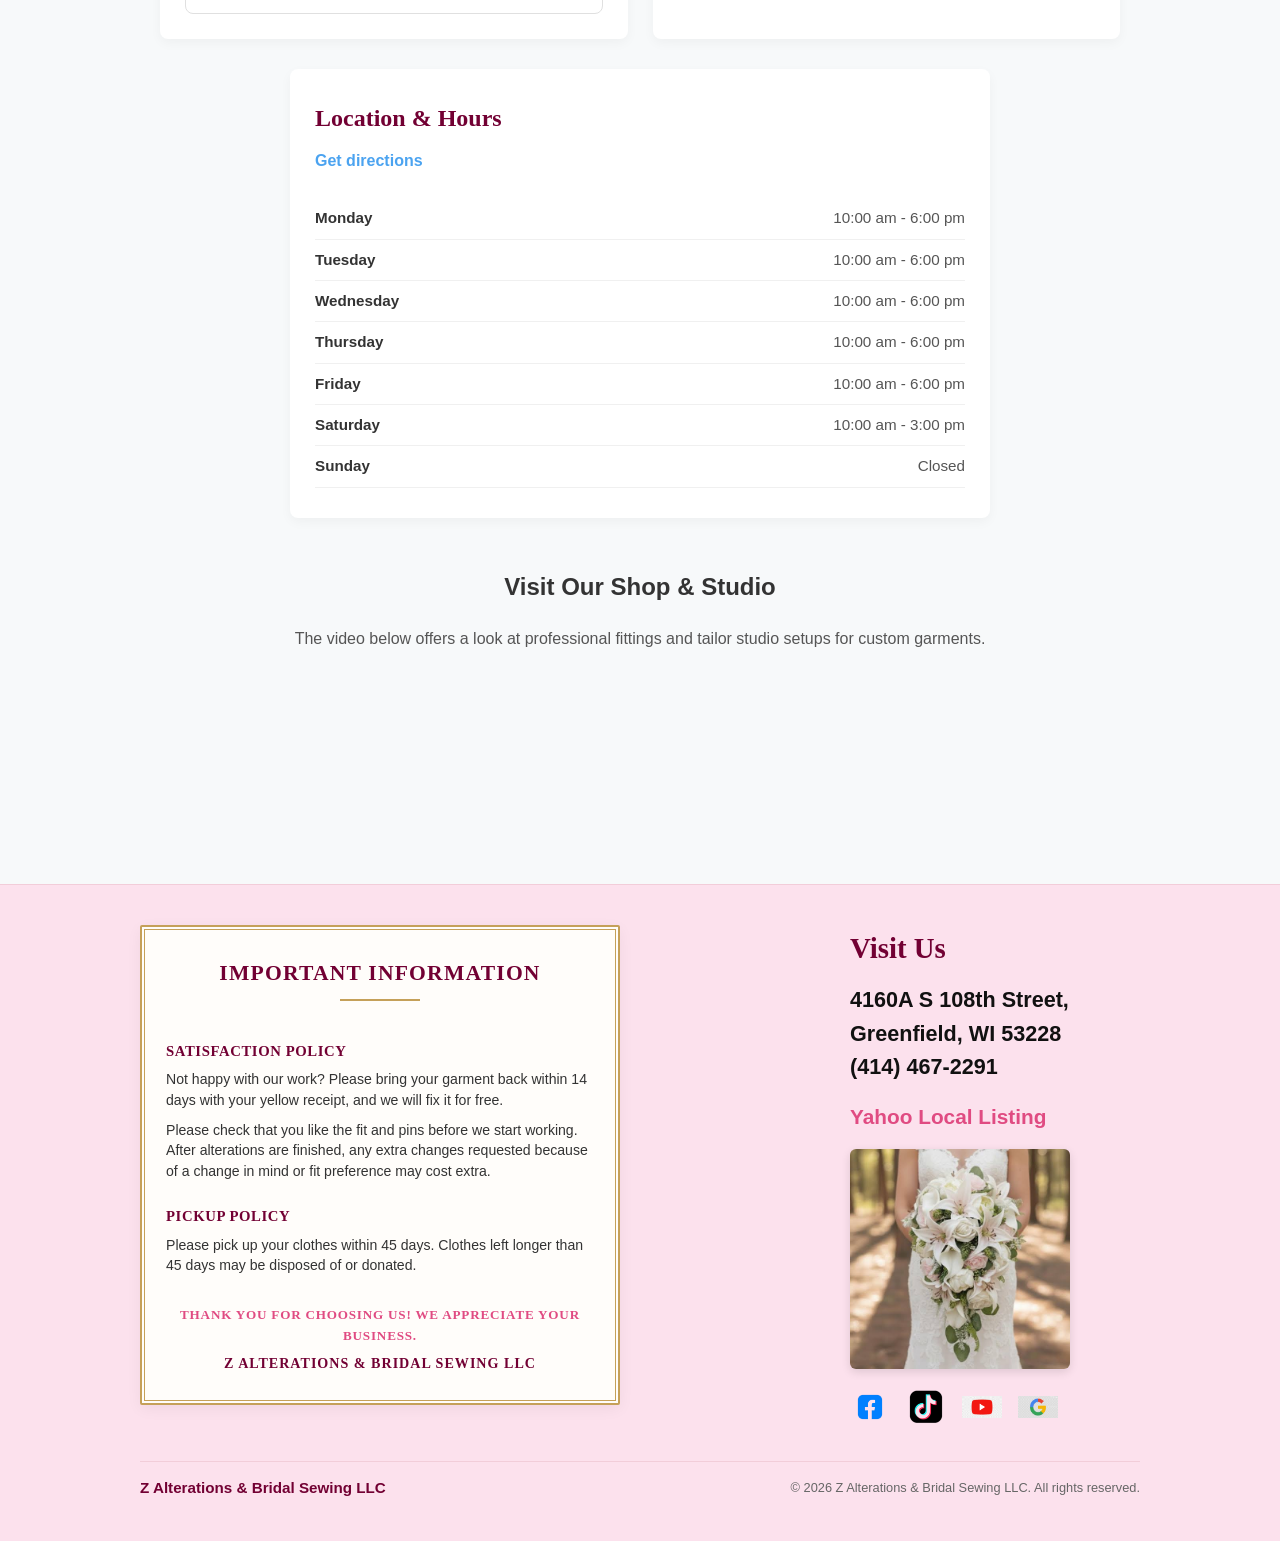
<file: contact.html>
<!DOCTYPE html>
<html lang="en">
<head>
    <meta charset="UTF-8">
    <meta name="viewport" content="width=device-width, initial-scale=1.0">
    <title>Contact Us - Z Alterations & Bridal Sewing LLC</title>
    <style>
        :root {
            --header-pink: #fce1ed; /* Soft pink background */
            --header-text: #720033;
            --nav-blue: #4ba3f0;
            --nav-text: #ffffff;
            --brand-pink: #e04b82; /* Brighter, more vibrant pink */
            --accent-gold: #c5a059;
            --dark-dark-pink: #720033; /* Dark dark pink color */
            --text-dark: #333333;
            --bg-light: #f7f9fa;
            --deep-burgundy: #5c1428;
        }

        * {
            box-sizing: border-box;
        }

        body {
            font-family: 'Segoe UI', Tahoma, Geneva, Verdana, sans-serif;
            margin: 0;
            padding: 0;
            background-color: var(--bg-light);
            color: var(--text-dark);
            line-height: 1.6;
            overflow-x: hidden;
            scroll-behavior: smooth;
        }

        /* RTL Layout adjustment when Arabic is selected */
        body.rtl-active {
            direction: rtl;
            text-align: right;
        }

        /* HEADER SECTION */
        header {
            background-color: #ffffff;
            padding: 0;
            margin: 0;
            box-shadow: 0 2px 8px rgba(0,0,0,0.06);
            border-bottom: 2px solid var(--header-pink);
            width: 100%;
        }

        .header-container {
            width: 100%;
            margin: 0 auto;
            padding: 0;
            display: flex;
            flex-direction: column;
            align-items: center;
        }

        .header-bg-banner {
            width: 100%;
            display: flex;
            justify-content: center;
            align-items: center;
            margin: 0;
            padding: 5px 0;
        }

        .header-bg-banner img {
            width: 100%;
            max-width: 650px;
            height: auto;
            display: block;
        }

        .header-details {
            text-align: center;
            margin: 10px 0 15px 0;
            display: flex;
            flex-direction: column;
            align-items: center;
            gap: 6px;
            padding: 0 15px;
            width: 100%;
        }

        .tagline {
            font-family: 'Georgia', serif;
            font-size: 1.2rem;
            color: var(--header-text);
            font-weight: 700;
            letter-spacing: 0.5px;
            margin: 0;
        }

        .hours-badge {
            display: inline-block;
            background-color: var(--brand-pink);
            color: #ffffff;
            padding: 3px 14px;
            border-radius: 15px;
            font-size: 0.85rem;
            font-weight: 600;
            letter-spacing: 0.5px;
            box-shadow: 0 1px 4px rgba(0,0,0,0.1);
        }

        .quote-text {
            font-family: 'Georgia', serif;
            font-style: italic;
            font-size: 1rem;
            color: var(--dark-dark-pink);
            font-weight: 700;
            max-width: 650px;
            margin: 2px 0 0 0;
            line-height: 1.3;
        }

        /* NAVIGATION BAR */
        nav {
            background-color: var(--nav-blue);
            padding: 8px 10px;
            box-shadow: 0 3px 6px rgba(0,0,0,0.08);
            position: sticky;
            top: 0;
            z-index: 1000;
        }

        nav ul {
            list-style: none;
            padding: 0;
            margin: 0;
            display: flex;
            flex-wrap: wrap;
            justify-content: center;
            gap: 8px;
        }

        nav ul li a {
            color: var(--nav-text);
            font-weight: 600;
            text-decoration: none;
            font-size: 0.95rem;
            padding: 4px 10px;
            border-radius: 4px;
            transition: all 0.3s ease;
            display: inline-block;
        }

        nav ul li a:hover, 
        nav ul li a.active {
            background-color: #ffffff;
            color: var(--brand-pink);
        }

        /* LANGUAGE SWITCHER STYLES */
        .language-switcher {
            display: flex;
            justify-content: center;
            align-items: center;
            gap: 12px;
            margin-top: 8px;
            padding-top: 6px;
            border-top: 1px solid rgba(255, 255, 255, 0.2);
            font-size: 0.88rem;
            color: #ffffff;
        }

        .language-switcher a {
            color: #ffffff;
            text-decoration: none;
            font-weight: 600;
            padding: 2px 8px;
            border-radius: 3px;
            transition: background 0.2s ease, color 0.2s ease;
        }

        .language-switcher a:hover {
            background-color: rgba(255, 255, 255, 0.2);
            color: #ffffff;
        }

        .goog-te-banner-frame.skiptranslate, 
        .goog-te-gadget-icon, 
        #goog-gt-tt {
            display: none !important;
        }
        
        body {
            top: 0px !important;
        }

        .welcome-banner {
            background-color: var(--header-pink);
            text-align: center;
            padding: 10px;
            border-bottom: 1px solid #f2cdd9;
        }

        .welcome-banner h2 {
            margin: 0;
            color: var(--header-text);
            font-size: 1.2rem;
            font-weight: 700;
        }

        main {
            padding: 30px 15px;
            max-width: 1000px;
            margin: 0 auto;
        }

        .hero {
            text-align: center;
            padding: 30px 20px;
            background: #ffffff;
            border-radius: 8px;
            box-shadow: 0 4px 12px rgba(0,0,0,0.04);
            margin-bottom: 30px;
        }

        .hero h1 {
            color: var(--header-text);
            margin-top: 0;
            font-size: 1.8rem;
            margin-bottom: 15px;
            font-family: 'Georgia', serif;
        }

        .feature-badge {
            display: inline-block;
            background-color: var(--brand-pink);
            color: #ffffff;
            padding: 6px 16px;
            border-radius: 20px;
            font-size: 0.95rem;
            font-weight: 600;
            margin: 15px 0 15px 0;
        }

        /* Grid Layout */
        .contact-grid {
            display: grid;
            grid-template-columns: 1fr;
            gap: 25px;
            margin-bottom: 30px;
        }

        @media (min-width: 992px) {
            .contact-grid {
                grid-template-columns: 1fr 1fr;
            }
        }

        .card-panel {
            background: #ffffff;
            padding: 25px;
            border-radius: 8px;
            box-shadow: 0 4px 12px rgba(0,0,0,0.04);
        }

        .card-panel h2 {
            color: var(--header-text);
            font-size: 1.4rem;
            margin-top: 0;
            margin-bottom: 20px;
            border-bottom: 2px solid var(--header-pink);
            padding-bottom: 10px;
            font-family: 'Georgia', serif;
        }

        .contact-detail-item {
            display: flex;
            align-items: flex-start;
            gap: 15px;
            margin-bottom: 18px;
        }

        body.rtl-active .contact-detail-item {
            flex-direction: row-reverse;
        }

        .contact-icon {
            font-size: 1.3rem;
            line-height: 1;
            background: var(--header-pink);
            padding: 10px;
            border-radius: 50%;
            border: 1px solid #f2cdd9;
        }

        .contact-info-text strong {
            display: block;
            color: var(--header-text);
            font-size: 1rem;
            margin-bottom: 3px;
        }

        .action-buttons-group {
            display: flex;
            flex-wrap: wrap;
            gap: 10px;
            margin-top: 20px;
        }

        .button {
            display: inline-block;
            background-color: var(--brand-pink);
            color: white;
            padding: 10px 18px;
            border-radius: 4px;
            text-decoration: none;
            font-weight: 600;
            font-size: 0.95rem;
            transition: background 0.3s ease;
            border: none;
            cursor: pointer;
            text-align: center;
        }

        .button:hover {
            background-color: #990033;
        }

        .button-booking {
            background-color: var(--deep-burgundy);
            color: #ffffff;
        }

        .button-booking:hover {
            background-color: #3b0a18;
        }

        .button-secondary {
            background-color: var(--nav-blue);
            color: #ffffff;
        }

        .button-secondary:hover {
            background-color: #1e88e5;
        }

        .button-outline {
            background-color: transparent;
            color: var(--deep-burgundy);
            border: 2px solid var(--deep-burgundy);
        }

        .button-outline:hover {
            background-color: var(--deep-burgundy);
            color: #ffffff;
        }

        /* Form Controls */
        .form-group {
            margin-bottom: 15px;
            text-align: left;
        }

        body.rtl-active .form-group {
            text-align: right;
        }

        .form-group label {
            display: block;
            font-weight: 600;
            margin-bottom: 5px;
            color: var(--text-dark);
            font-size: 0.9rem;
        }

        .form-control {
            width: 100%;
            padding: 10px 12px;
            border: 1px solid #cccccc;
            border-radius: 4px;
            font-family: inherit;
            font-size: 0.95rem;
            background-color: #fafafa;
        }

        .form-control:focus {
            outline: none;
            border-color: var(--brand-pink);
            box-shadow: 0 0 0 3px rgba(224, 75, 130, 0.15);
            background-color: #ffffff;
        }

        textarea.form-control {
            resize: vertical;
            min-height: 100px;
        }

        .form-row {
            display: grid;
            grid-template-columns: 1fr;
            gap: 15px;
        }

        @media (min-width: 600px) {
            .form-row {
                grid-template-columns: 1fr 1fr;
            }
        }

        .map-container {
            width: 100%;
            height: 250px;
            border-radius: 8px;
            overflow: hidden;
            border: 1px solid #e0e0e0;
            margin-top: 20px;
        }

        .map-container iframe {
            width: 100%;
            height: 100%;
            border: 0;
        }

        /* Hours Section */
        .hours-card {
            background: #ffffff;
            padding: 30px 25px;
            border-radius: 8px;
            max-width: 700px;
            margin: 30px auto;
            box-shadow: 0 4px 12px rgba(0,0,0,0.04);
        }

        .hours-card h2 {
            margin-top: 0;
            color: var(--header-text);
            font-size: 1.5rem;
            margin-bottom: 10px;
            font-family: 'Georgia', serif;
        }

        .hours-row {
            display: flex;
            justify-content: space-between;
            padding: 8px 0;
            border-bottom: 1px solid #f0f0f0;
            font-size: 0.95rem;
        }

        .hours-row .day {
            font-weight: 600;
            color: var(--text-dark);
        }

        .hours-row .time {
            color: #555555;
        }

        .get-directions-link {
            color: var(--nav-blue);
            font-weight: 600;
            text-decoration: none;
            font-size: 1rem;
            display: inline-block;
            margin-bottom: 15px;
        }

        .get-directions-link:hover {
            text-decoration: underline;
        }

        /* LIGHTBOX MODAL */
        .lightbox {
            display: none;
            position: fixed;
            z-index: 1000;
            top: 0;
            left: 0;
            width: 100%;
            height: 100%;
            background-color: rgba(0, 0, 0, 0.85);
            justify-content: center;
            align-items: center;
            flex-direction: column;
        }

        .lightbox-content {
            max-width: 90%;
            max-height: 80%;
            border-radius: 4px;
            box-shadow: 0 5px 25px rgba(0,0,0,0.5);
        }

        .lightbox-caption {
            color: #ffffff;
            margin-top: 15px;
            font-size: 1.1rem;
            text-align: center;
        }

        .lightbox-close {
            position: absolute;
            top: 20px;
            right: 35px;
            color: #ffffff;
            font-size: 40px;
            font-weight: bold;
            cursor: pointer;
            transition: color 0.2s ease;
        }

        .lightbox-close:hover {
            color: var(--brand-pink);
        }

        /* FOOTER & ANNOUNCEMENT STYLING */
        footer {
            background-color: var(--header-pink);
            color: var(--text-dark);
            padding: 35px 20px;
            margin-top: 25px;
            border-top: 1px solid #f2cdd9;
        }

        .footer-container {
            max-width: 1000px;
            margin: 0 auto;
            display: flex;
            flex-direction: column;
            gap: 30px;
            text-align: left;
        }

        body.rtl-active .footer-container {
            text-align: right;
        }

        .footer-announcement-box {
            background: #fffdfa;
            border: 2px solid var(--accent-gold);
            outline: 1px solid var(--accent-gold);
            outline-offset: -5px;
            border-radius: 2px;
            padding: 24px;
            width: 100%;
            box-shadow: 0 4px 15px rgba(0,0,0,0.05);
            text-align: left;
        }

        body.rtl-active .footer-announcement-box {
            text-align: right;
        }

        .announcement-main-title {
            color: var(--header-text);
            font-family: 'Georgia', serif;
            font-size: 1.35rem;
            font-weight: 700;
            text-transform: uppercase;
            letter-spacing: 1.2px;
            text-align: center;
            margin: 0 0 15px 0;
            padding-bottom: 10px;
            position: relative;
        }

        .announcement-main-title::after {
            content: "";
            display: block;
            width: 80px;
            height: 2px;
            background-color: var(--accent-gold);
            margin: 8px auto 0 auto;
        }

        .policy-section-title {
            color: var(--header-text);
            font-family: 'Georgia', serif;
            font-size: 0.92rem;
            font-weight: 700;
            text-transform: uppercase;
            letter-spacing: 0.6px;
            margin: 14px 0 6px 0;
        }

        .policy-text {
            font-size: 0.88rem;
            color: #333333;
            margin: 0 0 10px 0;
            line-height: 1.45;
        }

        .announcement-thankyou {
            font-family: 'Georgia', serif;
            font-size: 0.82rem;
            font-weight: 700;
            color: var(--brand-pink);
            text-transform: uppercase;
            letter-spacing: 0.8px;
            text-align: center;
            margin-top: 18px;
            margin-bottom: 6px;
        }

        .announcement-shop-name {
            font-family: 'Georgia', serif;
            font-size: 0.88rem;
            font-weight: 700;
            color: var(--header-text);
            letter-spacing: 1px;
            text-align: center;
            margin: 0;
            text-transform: uppercase;
        }

        .footer-column {
            width: 100%;
        }

        .footer-column h4 {
            color: var(--header-text);
            font-family: 'Georgia', serif;
            font-size: 1.8rem;
            font-weight: 700;
            margin-top: 0;
            margin-bottom: 12px;
        }

        .footer-column p {
            font-size: 1.35rem;
            color: #111111;
            margin: 0 0 16px 0;
            line-height: 1.55;
            font-weight: 600;
        }

        .footer-column a {
            color: var(--brand-pink);
            text-decoration: none;
            font-weight: 700;
            font-size: 1.3rem;
        }

        .footer-image {
            width: 100%;
            max-width: 220px;
            height: auto;
            border-radius: 6px;
            margin-top: 15px;
            box-shadow: 0 3px 10px rgba(0,0,0,0.12);
            display: block;
            cursor: pointer;
        }

        .social {
            display: flex;
            align-items: center;
            gap: 16px;
            margin-top: 18px;
        }

        body.rtl-active .social {
            justify-content: flex-start;
        }

        .social img {
            width: 40px;
            height: 40px;
            object-fit: contain;
        }

        .footer-bottom {
            max-width: 1000px;
            margin: 25px auto 0 auto;
            display: flex;
            flex-direction: column;
            align-items: center;
            text-align: center;
            border-top: 1px solid #f2cdd9;
            padding-top: 14px;
            gap: 8px;
        }

        .footer-bottom-company {
            font-weight: 700;
            font-size: 0.95rem;
            color: var(--header-text);
        }

        .footer-bottom-copy {
            font-size: 0.8rem;
            color: #666;
        }

        .status-message {
            display: none;
            padding: 12px;
            margin-top: 15px;
            border-radius: 4px;
            text-align: center;
            font-weight: 600;
        }

        .status-success {
            background-color: #e8f5e9;
            color: #2e7d32;
            border: 1px solid #a5d6a7;
        }

        /* DESKTOP MEDIA QUERIES */
        @media (min-width: 768px) {
            .header-bg-banner img {
                max-width: 750px;
            }
            nav {
                padding: 10px 15px;
            }
            nav ul {
                gap: 20px;
            }
            nav ul li a {
                font-size: 1.1rem;
                padding: 5px 15px;
            }
            .welcome-banner h2 {
                font-size: 1.5rem;
            }
            main {
                padding: 30px 20px;
            }
            footer {
                padding: 40px 30px;
            }

            .footer-container {
                flex-direction: row;
                justify-content: space-between;
                align-items: flex-start;
            }

            .footer-announcement-box {
                width: 480px;
                max-width: 480px;
                aspect-ratio: 1 / 1;
                display: flex;
                flex-direction: column;
                justify-content: center;
            }

            .footer-column {
                width: auto;
                min-width: 290px;
                margin-left: auto;
            }

            body.rtl-active .footer-column {
                margin-left: 0;
                margin-right: auto;
            }

            .footer-bottom {
                flex-direction: row;
                justify-content: space-between;
                text-align: left;
            }

            body.rtl-active .footer-bottom {
                text-align: right;
            }
        }
    </style>
</head>
<body>

    <!-- Header Section -->
    <header>
        <div class="header-container">
            <div class="header-bg-banner">
                <img src="images/logo.jpg" alt="Z Alterations & Bridal Sewing LLC Logo">
            </div>
            <div class="header-details">
                <div class="tagline">Elegance. Perfect Fit. Custom Sewing.</div>
                <div class="hours-badge">Open Mon–Sat</div>
                <p class="quote-text">"Over 20 years of expert sewing and custom alterations for men and women."</p>
            </div>
        </div>
    </header>

    <!-- Navigation Bar -->
    <nav>
        <ul>
            <li><a href="index.html">Home</a></li>
            <li><a href="about.html">About Us</a></li>
            <li><a href="services.html">Services</a></li>
            <li><a href="portfolio.html">Portfolio</a></li>
            <li><a href="contact.html" class="active">Contact Us</a></li>
        </ul>

        <!-- Language Selector Bar -->
        <div class="language-switcher">
            <a href="javascript:void(0)" onclick="translatePage('en')">English</a> |
            <a href="javascript:void(0)" onclick="translatePage('zh-CN')">中文</a> |
            <a href="javascript:void(0)" onclick="translatePage('es')">Español</a> |
            <a href="javascript:void(0)" onclick="translatePage('ar')">العربية</a>
        </div>
        <div id="google_translate_element" style="display: none;"></div>
    </nav>

    <!-- Welcome Banner -->
    <section class="welcome-banner">
        <h2>Contact Us & Book an Appointment</h2>
    </section>

    <main>
        <!-- Hero Section -->
        <section class="hero">
            <h1>Get in Touch With Our Tailoring Experts</h1>
            <p>With over 20 years of experience in clothing alterations and sewing, we are passionate about helping every customer look and feel their best in clothing that fits perfectly.</p>
            <div style="margin-top: 15px;">
                <a href="https://zalterations.square.site" target="_blank" rel="noopener" class="button button-booking">📅 Book Appointment Online</a>
            </div>
            <div class="feature-badge">Open Mon–Sat • Walk-Ins & Appointments Welcome</div>
        </section>

        <!-- Contact Grid -->
        <div class="contact-grid">
            <!-- Left Panel: Direct Contact Details & Map -->
            <div class="card-panel">
                <h2>Direct Contact Info</h2>
                
                <div class="contact-detail-item">
                    <span class="contact-icon">📍</span>
                    <div class="contact-info-text">
                        <strong>Our Location</strong>
                        4160A S 108th Street, Greenfield, WI 53228
                    </div>
                </div>

                <div class="contact-detail-item">
                    <span class="contact-icon">📞</span>
                    <div class="contact-info-text">
                        <strong>Phone Number</strong>
                        <a href="tel:4144672291" style="color: var(--brand-pink); font-weight: 600; text-decoration: underline;">(414) 467-2291</a>
                    </div>
                </div>

                <div class="contact-detail-item">
                    <span class="contact-icon">🌐</span>
                    <div class="contact-info-text">
                        <strong>Online Booking</strong>
                        <a href="https://zalterations.square.site" target="_blank" rel="noopener" style="color: var(--brand-pink); font-weight: 600; text-decoration: underline;">zalterations.square.site</a>
                    </div>
                </div>

                <!-- Action Buttons -->
                <div class="action-buttons-group">
                    <a href="https://zalterations.square.site" target="_blank" rel="noopener" class="button button-booking">Book Appointment</a>
                    <a href="tel:4144672291" class="button">Call Us Now</a>
                    <a href="sms:+14144672291" class="button button-secondary">Text Us (SMS)</a>
                    <a href="https://maps.google.com/?q=4160A+S+108th+St,+Greenfield,+WI+53228" target="_blank" rel="noopener" class="button button-outline">Get Directions</a>
                </div>

                <!-- Google Maps Embed -->
                <div class="map-container">
                    <iframe 
                        title="Z Alterations Location Map"
                        src="https://www.google.com/maps/embed?pb=!1m18!1m12!1m3!1d2919.824905183424!2d-88.04944982343825!3d42.95982897114349!2m3!1f0!0f0!3f0!3m2!1i1024!2i768!4f13.1!3m3!1m2!1s0x88051052fb5bc8c9%3A0x6b772c676239121d!2s4160%20S%20108th%20St%2C%20Greenfield%2C%20WI%2053228!5e0!3m2!1sen!2sus!4v1700000000000!5m2!1sen!2sus" 
                        allowfullscreen="" 
                        loading="lazy" 
                        referrerpolicy="no-referrer-when-downgrade">
                    </iframe>
                </div>
            </div>

            <!-- Right Panel: Message Form -->
            <div class="card-panel">
                <h2>Send Us a Message</h2>
                <form id="contactForm" onsubmit="handleFormSubmit(event)">
                    <div class="form-row">
                        <div class="form-group">
                            <label for="fullName">Full Name *</label>
                            <input type="text" id="fullName" class="form-control" placeholder="e.g. Jane Doe" required>
                        </div>
                        <div class="form-group">
                            <label for="phoneNumber">Phone Number *</label>
                            <input type="tel" id="phoneNumber" class="form-control" placeholder="(414) 000-0000" required>
                        </div>
                    </div>

                    <div class="form-row">
                        <div class="form-group">
                            <label for="emailAddress">Email Address</label>
                            <input type="email" id="emailAddress" class="form-control" placeholder="name@example.com">
                        </div>
                        <div class="form-group">
                            <label for="serviceType">Type of Service Needed</label>
                            <select id="serviceType" class="form-control">
                                <option value="Bridal Wear">Bridal Wear & Gowns</option>
                                <option value="Suits & Tuxedos">Suits & Tuxedos</option>
                                <option value="Dress Alterations">Prom / Formal Dress Alterations</option>
                                <option value="Hemming & Repairs">Hemming & General Repairs</option>
                                <option value="Custom Sewing">Custom Sewing</option>
                                <option value="Other">Other Services</option>
                            </select>
                        </div>
                    </div>

                    <div class="form-group">
                        <label for="preferredDate">Preferred Appointment Date/Time</label>
                        <input type="text" id="preferredDate" class="form-control" placeholder="e.g. Next Tuesday around 2:00 PM">
                    </div>

                    <div class="form-group">
                        <label for="messageText">Details / Special Notes</label>
                        <textarea id="messageText" class="form-control" placeholder="Describe what garments need tailoring or any specific deadlines..."></textarea>
                    </div>

                    <div class="action-buttons-group">
                        <button type="submit" class="button">Send Message Request</button>
                        <a href="https://zalterations.square.site" target="_blank" rel="noopener" class="button button-booking">Book Online Directly</a>
                    </div>
                </form>

                <div id="statusMessage" class="status-message status-success">
                    Thank you! Your message inquiry has been sent successfully. We look forward to fitting you!
                </div>
            </div>
        </div>

        <!-- Location & Hours Section -->
        <section class="hours-card">
            <h2>Location & Hours</h2>
            <a href="https://maps.google.com/?q=4160A+S+108th+St,+Greenfield,+WI+53228" target="_blank" rel="noopener" class="get-directions-link">Get directions</a>

            <div style="margin-top: 10px;">
                <div class="hours-row">
                    <span class="day">Monday</span>
                    <span class="time">10:00 am - 6:00 pm</span>
                </div>
                <div class="hours-row">
                    <span class="day">Tuesday</span>
                    <span class="time">10:00 am - 6:00 pm</span>
                </div>
                <div class="hours-row">
                    <span class="day">Wednesday</span>
                    <span class="time">10:00 am - 6:00 pm</span>
                </div>
                <div class="hours-row">
                    <span class="day">Thursday</span>
                    <span class="time">10:00 am - 6:00 pm</span>
                </div>
                <div class="hours-row">
                    <span class="day">Friday</span>
                    <span class="time">10:00 am - 6:00 pm</span>
                </div>
                <div class="hours-row">
                    <span class="day">Saturday</span>
                    <span class="time">10:00 am - 3:00 pm</span>
                </div>
                <div class="hours-row">
                    <span class="day">Sunday</span>
                    <span class="time">Closed</span>
                </div>
            </div>
        </section>

        <!-- Video Demonstration Showcase -->
        <div style="text-align: center; margin-top: 50px;">
            <h2>Visit Our Shop & Studio</h2>
            <p style="font-size: 1rem; color: #555555; max-width: 800px; margin: 0 auto 20px auto;">
                The video below offers a look at professional fittings and tailor studio setups for custom garments.
            </p>
        </div>
        <Carousel>
          <Video source="youtube" query="professional tailor shop fittings consultation walkthrough" count="3"/>
        </Carousel>
    </main>

    <!-- Lightbox Modal -->
    <div id="lightbox" class="lightbox" onclick="closeLightbox()">
        <span class="lightbox-close">&times;</span>
        <img class="lightbox-content" id="lightbox-img" alt="Enlarged View">
        <div class="lightbox-caption" id="lightbox-caption"></div>
    </div>

    <!-- Footer -->
    <footer id="contact">
        <div class="footer-container">
            <!-- Announcement Box -->
            <div class="footer-announcement-box">
                <div class="announcement-main-title">Important Information</div>

                <div class="policy-section-title">Satisfaction Policy</div>
                <p class="policy-text">
                    Not happy with our work? Please bring your garment back within 14 days with your yellow receipt, and we will fix it for free.
                </p>
                <p class="policy-text">
                    Please check that you like the fit and pins before we start working. After alterations are finished, any extra changes requested because of a change in mind or fit preference may cost extra.
                </p>

                <div class="policy-section-title">Pickup Policy</div>
                <p class="policy-text">
                    Please pick up your clothes within 45 days. Clothes left longer than 45 days may be disposed of or donated.
                </p>

                <p class="announcement-thankyou">
                    Thank you for choosing us! We appreciate your business.
                </p>
                <div class="announcement-shop-name">Z Alterations & Bridal Sewing LLC</div>
            </div>

            <div class="footer-column">
                <h4>Visit Us</h4>
                <p>
                    4160A S 108th Street,<br>
                    Greenfield, WI 53228<br>
                    (414) 467-2291
                </p>
                <p><a href="https://local.yahoo.com/info-236106218-kv-alterations-bridal-sewing-brookfield/" target="_blank" rel="noopener">Yahoo Local Listing</a></p>
                
                <img src="images/image23.jpg" alt="Garment Customization Detail" class="footer-image" onclick="openLightbox(this)">

                <div class="social">
                    <a href="https://www.facebook.com/z.alterations21/" target="_blank" rel="noopener">
                        <img src="images/facebook.png" alt="Facebook">
                    </a>
                    <a href="https://www.tiktok.com/@z.alterations?_r=1&_t=ZP-99l2O3nabra" target="_blank" rel="noopener">
                        <img src="images/Tiktok.png" alt="TikTok">
                    </a>
                    <a href="https://www.youtube.com/@zalterationsbridalsewing" target="_blank" rel="noopener">
                        <img src="images/youtube.jpg" alt="YouTube">
                    </a>
                    <a href="https://share.google/siQitbU8k7p7nxC6O" target="_blank" rel="noopener">
                        <img src="images/google.jpg" alt="Google">
                    </a>
                </div>
            </div>
        </div>

        <div class="footer-bottom">
            <div class="footer-bottom-company">Z Alterations & Bridal Sewing LLC</div>
            <div class="footer-bottom-copy">&copy; 2026 Z Alterations & Bridal Sewing LLC. All rights reserved.</div>
        </div>
    </footer>

    <script>
        function handleFormSubmit(event) {
            event.preventDefault();
            const statusMessage = document.getElementById('statusMessage');
            statusMessage.style.display = 'block';
            statusMessage.scrollIntoView({ behavior: 'smooth', block: 'center' });
            document.getElementById('contactForm').reset();
        }

        function openLightbox(img) {
            const lightbox = document.getElementById('lightbox');
            const lightboxImg = document.getElementById('lightbox-img');
            const lightboxCaption = document.getElementById('lightbox-caption');
            
            lightbox.style.display = 'flex';
            lightboxImg.src = img.src;
            lightboxCaption.textContent = img.alt;
        }

        function closeLightbox() {
            document.getElementById('lightbox').style.display = 'none';
        }

        function googleTranslateElementInit() {
            new google.translate.TranslateElement({
                pageLanguage: 'en',
                includedLanguages: 'en,zh-CN,es,ar',
                autoDisplay: false
            }, 'google_translate_element');
        }

        function translatePage(langCode) {
            var select = document.querySelector('.goog-te-combo');
            if (select) {
                select.value = langCode;
                select.dispatchEvent(new Event('change'));
            }

            if (langCode === 'ar') {
                document.body.classList.add('rtl-active');
            } else {
                document.body.classList.remove('rtl-active');
            }
        }
    </script>
    <script type="text/javascript" src="//translate.google.com/translate_a/element.js?cb=googleTranslateElementInit"></script>
</body>
</html>
</file>
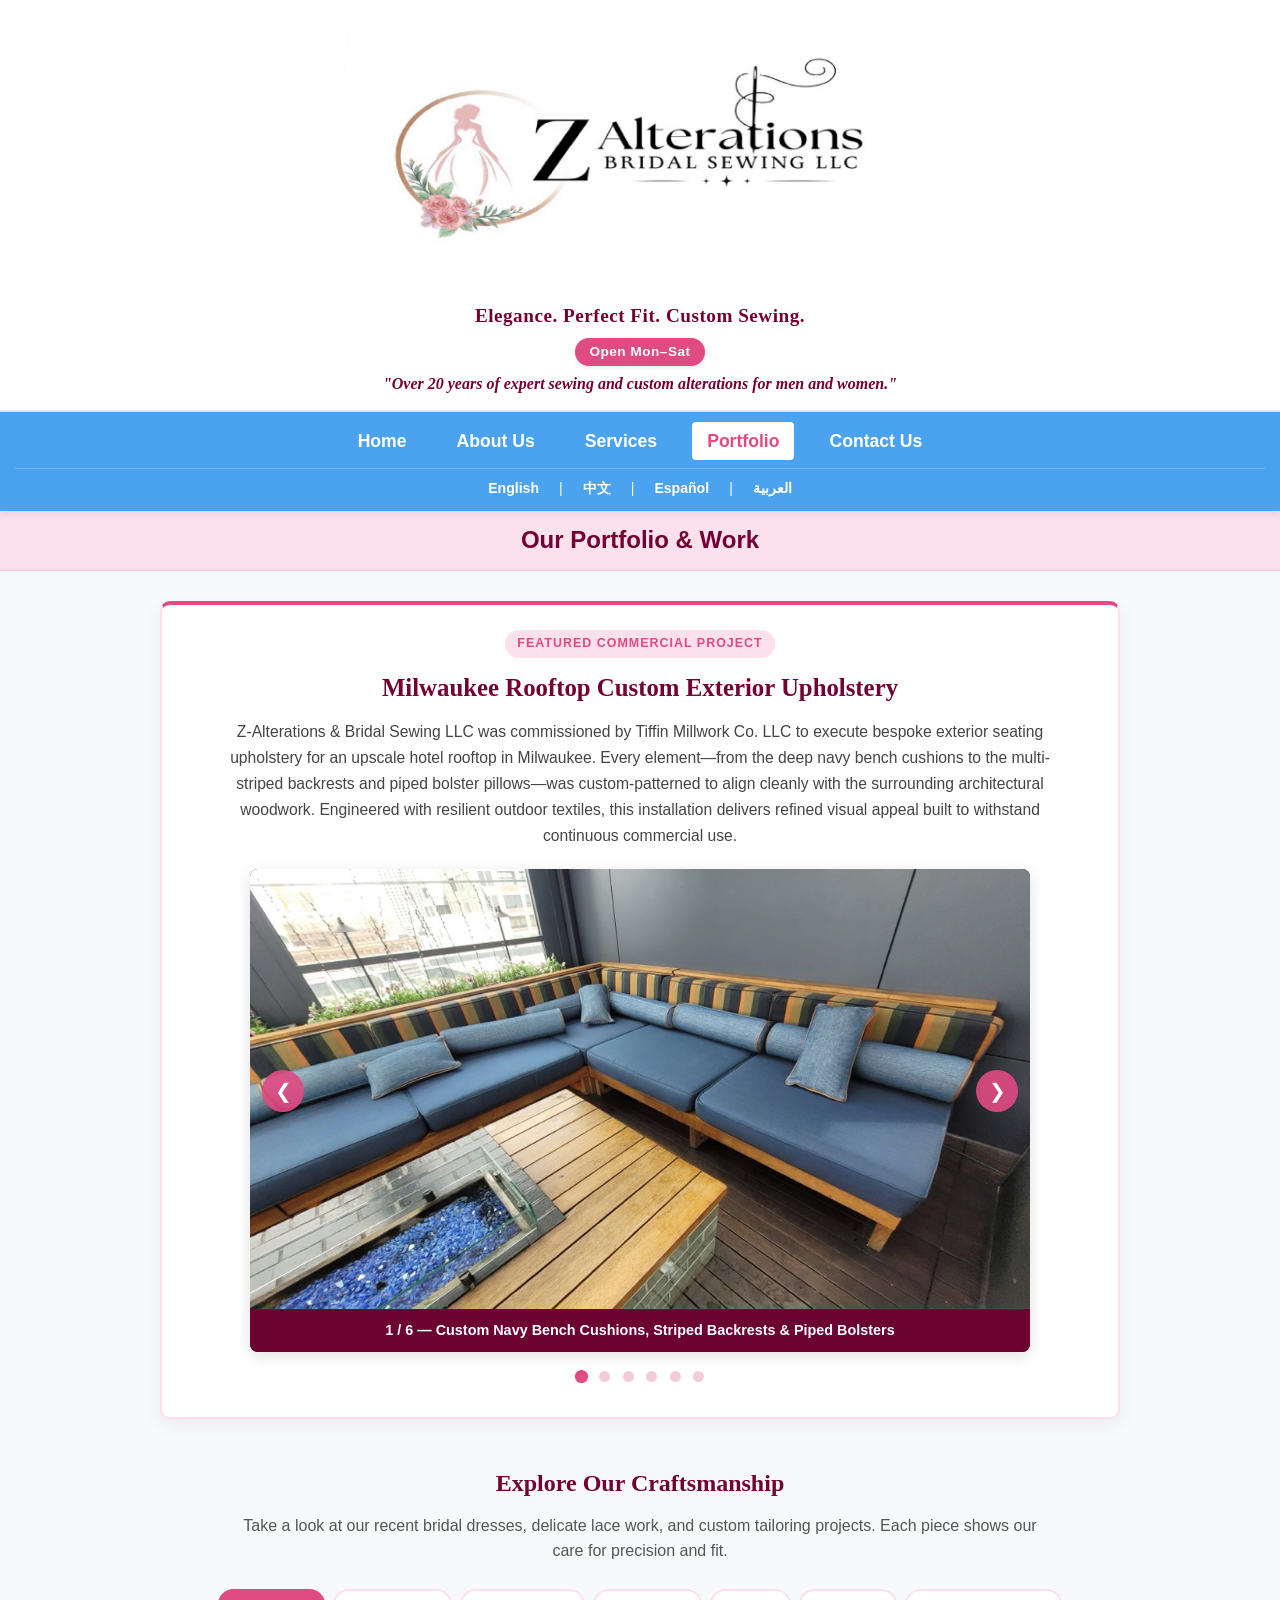
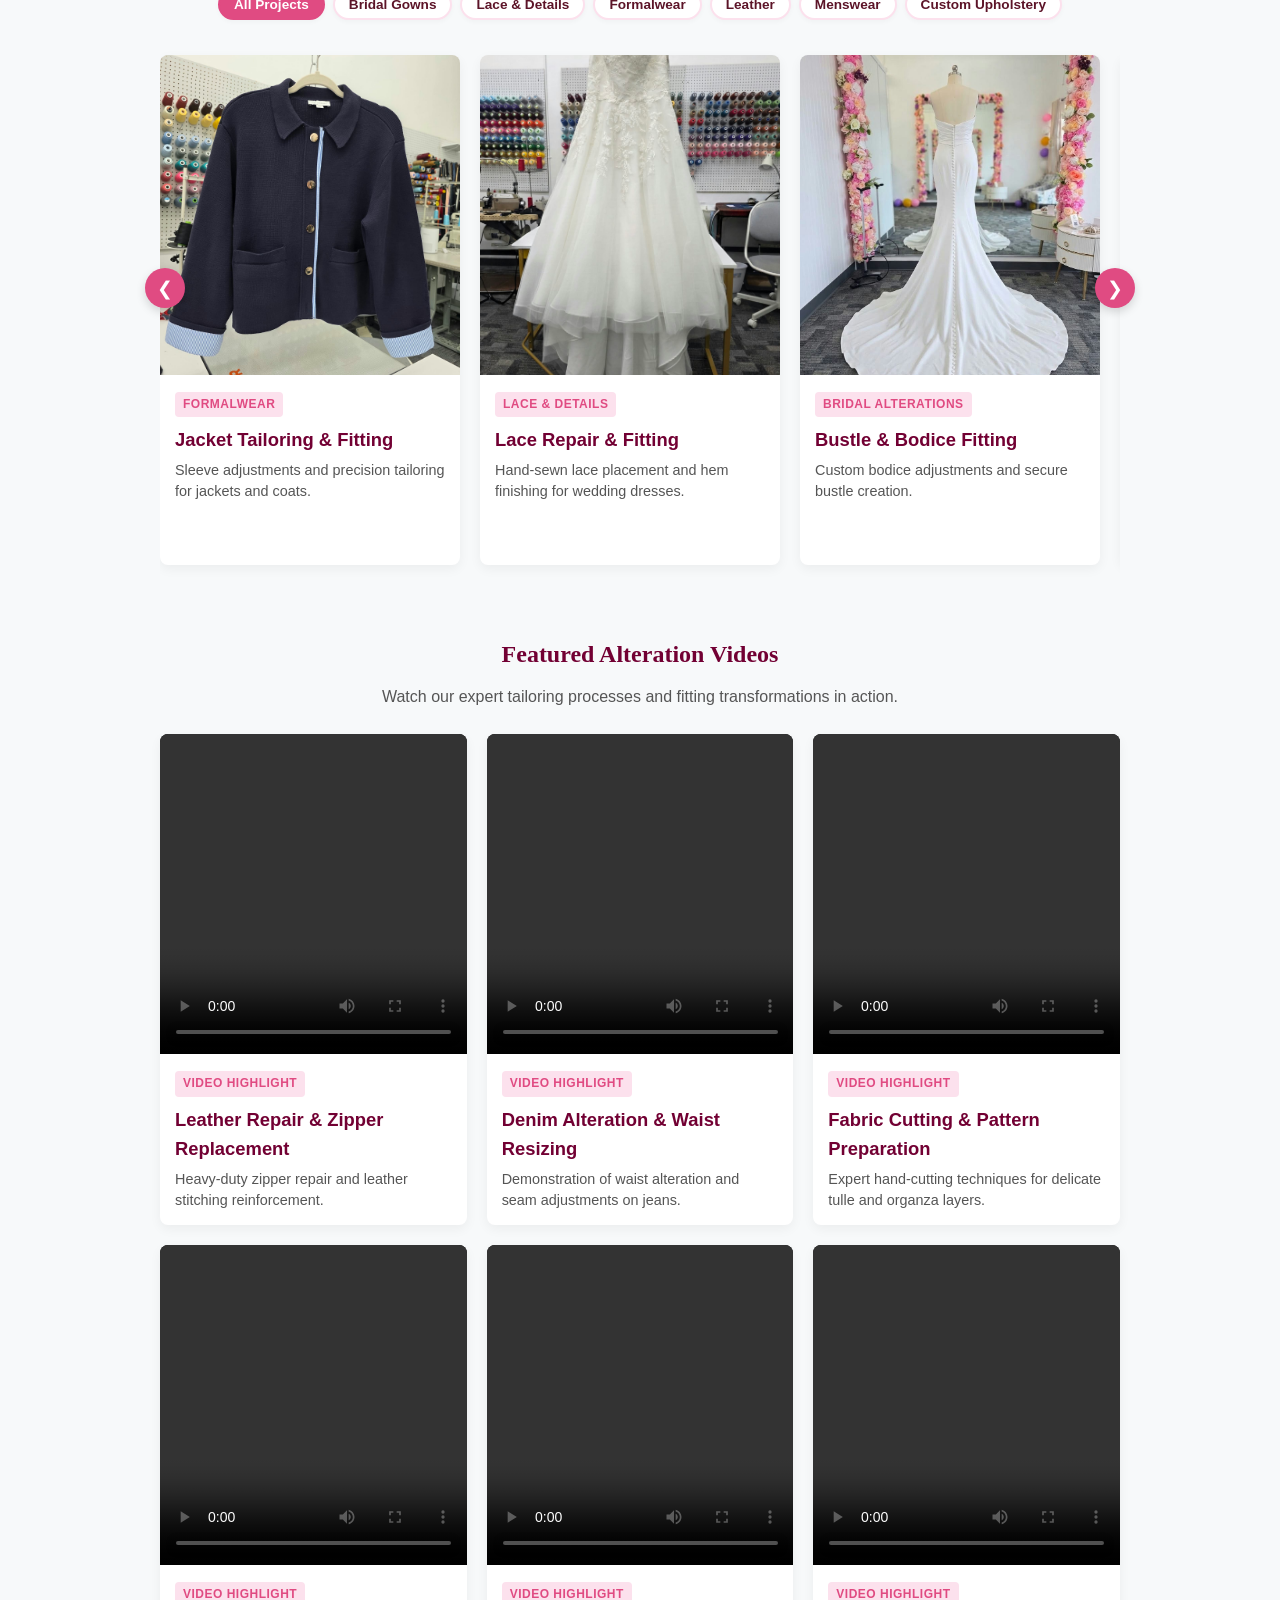
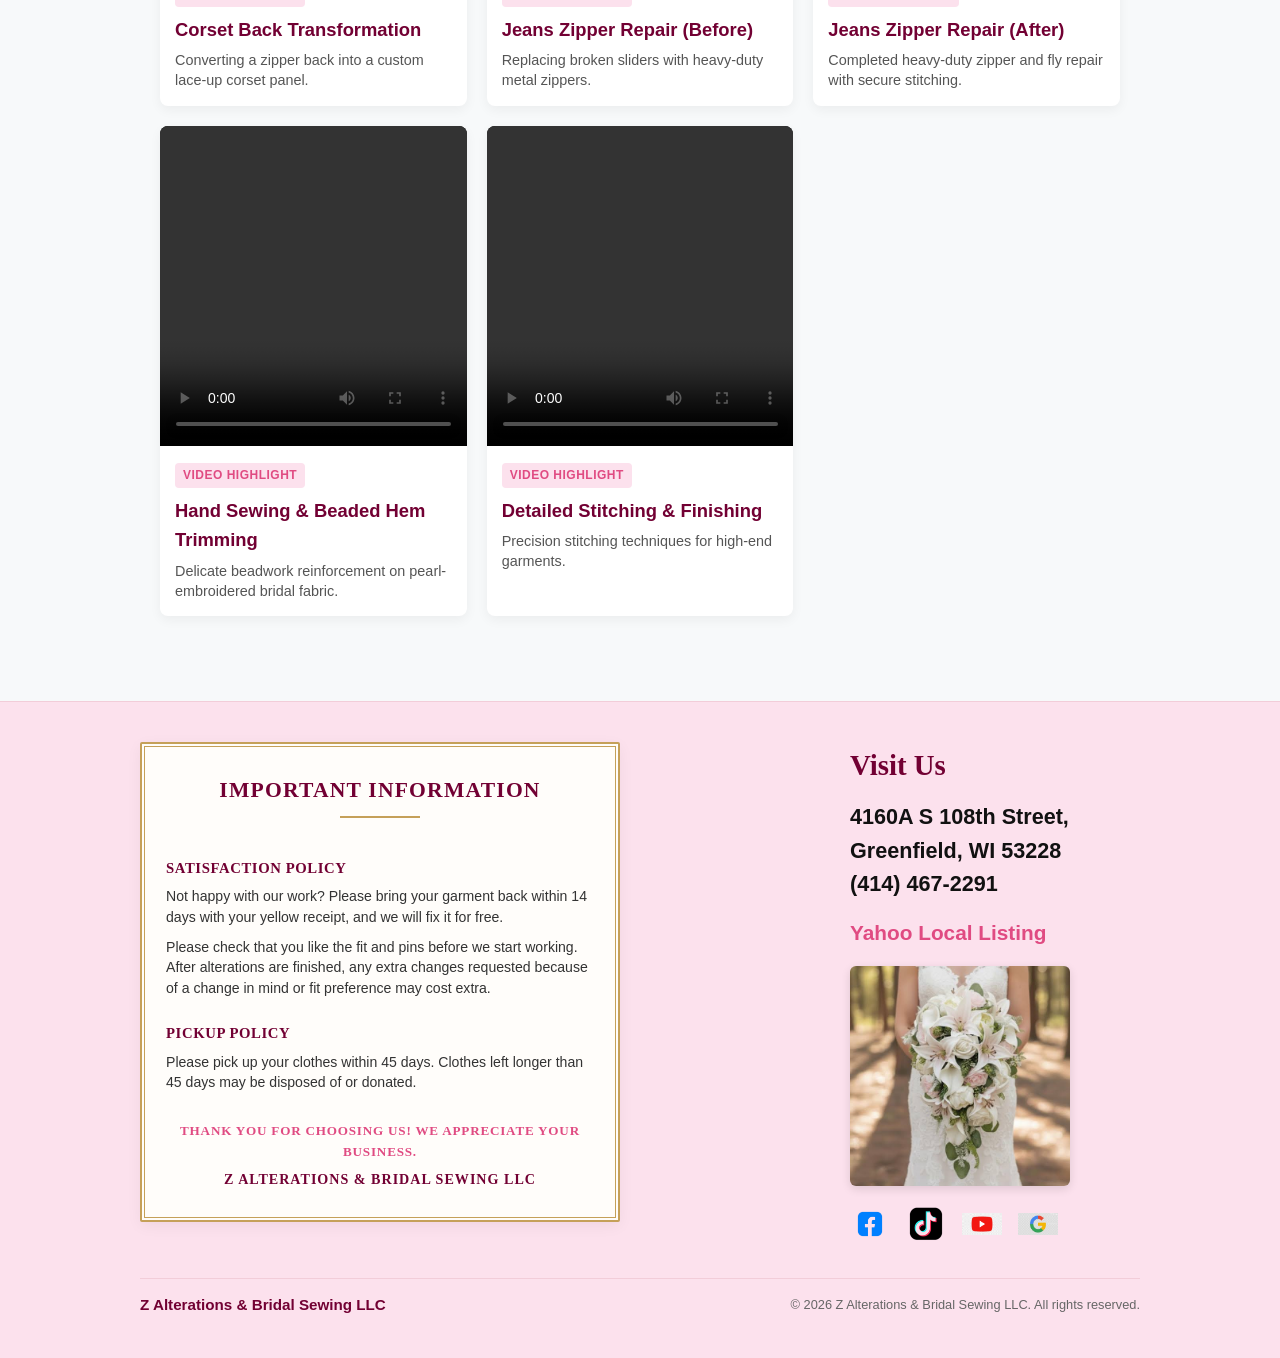
<file: portfolio.html>
<!DOCTYPE html>
<html lang="en">
<head>
    <meta charset="UTF-8">
    <meta name="viewport" content="width=device-width, initial-scale=1.0">
    <title>Portfolio - Z Alterations & Bridal Sewing LLC</title>
    <style>
        :root {
            --header-pink: #fce1ed; /* Soft pink background */
            --header-text: #720033;
            --nav-blue: #4ba3f0;
            --nav-text: #ffffff;
            --brand-pink: #e04b82; /* Brighter, more vibrant pink */
            --accent-gold: #c5a059;
            --dark-dark-pink: #720033; /* Dark dark pink color */
            --text-dark: #333333;
            --bg-light: #f7f9fa;
            --deep-burgundy: #5c1428;
        }

        * {
            box-sizing: border-box;
        }

        body {
            font-family: 'Segoe UI', Tahoma, Geneva, Verdana, sans-serif;
            margin: 0;
            padding: 0;
            background-color: var(--bg-light);
            color: var(--text-dark);
            line-height: 1.6;
            overflow-x: hidden;
            scroll-behavior: smooth;
        }

        /* RTL Layout adjustment when Arabic is selected */
        body.rtl-active {
            direction: rtl;
            text-align: right;
        }

        /* HEADER SECTION */
        header {
            background-color: #ffffff;
            padding: 0;
            margin: 0;
            box-shadow: 0 2px 8px rgba(0,0,0,0.06);
            border-bottom: 2px solid var(--header-pink);
            width: 100%;
        }

        .header-container {
            width: 100%;
            margin: 0 auto;
            padding: 0;
            display: flex;
            flex-direction: column;
            align-items: center;
        }

        .header-bg-banner {
            width: 100%;
            display: flex;
            justify-content: center;
            align-items: center;
            margin: 0;
            padding: 5px 0;
        }

        .header-bg-banner img {
            width: 100%;
            max-width: 650px;
            height: auto;
            display: block;
        }

        .header-details {
            text-align: center;
            margin: 10px 0 15px 0;
            display: flex;
            flex-direction: column;
            align-items: center;
            gap: 6px;
            padding: 0 15px;
            width: 100%;
        }

        .tagline {
            font-family: 'Georgia', serif;
            font-size: 1.2rem;
            color: var(--header-text);
            font-weight: 700;
            letter-spacing: 0.5px;
            margin: 0;
        }

        .hours-badge {
            display: inline-block;
            background-color: var(--brand-pink);
            color: #ffffff;
            padding: 3px 14px;
            border-radius: 15px;
            font-size: 0.85rem;
            font-weight: 600;
            letter-spacing: 0.5px;
            box-shadow: 0 1px 4px rgba(0,0,0,0.1);
        }

        .quote-text {
            font-family: 'Georgia', serif;
            font-style: italic;
            font-size: 1rem;
            color: var(--dark-dark-pink);
            font-weight: 700;
            max-width: 650px;
            margin: 2px 0 0 0;
            line-height: 1.3;
        }

        /* NAVIGATION BAR */
        nav {
            background-color: var(--nav-blue);
            padding: 8px 10px;
            box-shadow: 0 3px 6px rgba(0,0,0,0.08);
            position: sticky;
            top: 0;
            z-index: 1000;
        }

        nav ul {
            list-style: none;
            padding: 0;
            margin: 0;
            display: flex;
            flex-wrap: wrap;
            justify-content: center;
            gap: 8px;
        }

        nav ul li a {
            color: var(--nav-text);
            font-weight: 600;
            text-decoration: none;
            font-size: 0.95rem;
            padding: 4px 10px;
            border-radius: 4px;
            transition: all 0.3s ease;
            display: inline-block;
        }

        nav ul li a:hover, 
        nav ul li a.active {
            background-color: #ffffff;
            color: var(--brand-pink);
        }

        /* LANGUAGE SWITCHER STYLES */
        .language-switcher {
            display: flex;
            justify-content: center;
            align-items: center;
            gap: 12px;
            margin-top: 8px;
            padding-top: 6px;
            border-top: 1px solid rgba(255, 255, 255, 0.2);
            font-size: 0.88rem;
            color: #ffffff;
        }

        .language-switcher a {
            color: #ffffff;
            text-decoration: none;
            font-weight: 600;
            padding: 2px 8px;
            border-radius: 3px;
            transition: background 0.2s ease, color 0.2s ease;
        }

        .language-switcher a:hover {
            background-color: rgba(255, 255, 255, 0.2);
            color: #ffffff;
        }

        .goog-te-banner-frame.skiptranslate, 
        .goog-te-gadget-icon, 
        #goog-gt-tt {
            display: none !important;
        }
        
        body {
            top: 0px !important;
        }

        .welcome-banner {
            background-color: var(--header-pink);
            text-align: center;
            padding: 10px;
            border-bottom: 1px solid #f2cdd9;
        }

        .welcome-banner h2 {
            margin: 0;
            color: var(--header-text);
            font-size: 1.2rem;
            font-weight: 700;
        }

        /* MAIN CONTENT LAYOUT */
        main {
            padding: 15px 10px;
            max-width: 1000px;
            margin: 0 auto;
        }

        .portfolio-header {
            text-align: center;
            margin-bottom: 25px;
        }

        .portfolio-header h1, .portfolio-header h2 {
            font-size: 1.5rem;
            color: var(--header-text);
            margin-top: 0;
            margin-bottom: 10px;
            font-family: 'Georgia', serif;
        }

        /* FEATURED COMMERCIAL PROJECT SPOTLIGHT */
        .featured-project-section {
            background: #ffffff;
            border: 2px solid var(--header-pink);
            border-top: 4px solid var(--brand-pink);
            border-radius: 10px;
            padding: 24px 20px;
            margin-bottom: 45px;
            box-shadow: 0 6px 18px rgba(0,0,0,0.06);
        }

        .featured-badge {
            display: inline-block;
            background-color: var(--header-pink);
            color: var(--brand-pink);
            font-size: 0.78rem;
            font-weight: 700;
            text-transform: uppercase;
            letter-spacing: 1px;
            padding: 4px 12px;
            border-radius: 15px;
            margin-bottom: 10px;
        }

        .featured-project-header {
            text-align: center;
            margin-bottom: 20px;
        }

        .featured-project-header h2 {
            font-family: 'Georgia', serif;
            color: var(--header-text);
            font-size: 1.55rem;
            margin: 0 0 12px 0;
        }

        .featured-project-description {
            font-size: 0.98rem;
            color: #444444;
            max-width: 850px;
            margin: 0 auto;
            line-height: 1.65;
        }

        .featured-slideshow-box {
            position: relative;
            max-width: 780px;
            margin: 20px auto 0 auto;
            border-radius: 8px;
            overflow: hidden;
            box-shadow: 0 4px 15px rgba(0,0,0,0.12);
            background-color: #1a1a1a;
        }

        .featured-slide {
            display: none;
            width: 100%;
        }

        .featured-slide.active {
            display: block;
            animation: fadeEffect 0.4s ease;
        }

        @keyframes fadeEffect {
            from { opacity: 0.6; }
            to { opacity: 1; }
        }

        .featured-slide img {
            width: 100%;
            height: 440px;
            object-fit: cover;
            display: block;
            cursor: pointer;
        }

        .featured-slide-caption {
            background: rgba(114, 0, 51, 0.92);
            color: #ffffff;
            padding: 10px 15px;
            font-size: 0.9rem;
            text-align: center;
            font-weight: 600;
        }

        .featured-nav-btn {
            position: absolute;
            top: 46%;
            transform: translateY(-50%);
            background-color: rgba(224, 75, 130, 0.9);
            color: #ffffff;
            border: none;
            width: 42px;
            height: 42px;
            border-radius: 50%;
            font-size: 1.25rem;
            cursor: pointer;
            z-index: 10;
            display: flex;
            align-items: center;
            justify-content: center;
            transition: background 0.3s ease;
        }

        .featured-nav-btn:hover {
            background-color: var(--header-text);
        }

        .featured-nav-btn.prev {
            left: 12px;
        }

        .featured-nav-btn.next {
            right: 12px;
        }

        .featured-dots {
            text-align: center;
            padding: 12px 0 4px 0;
        }

        .featured-dot {
            cursor: pointer;
            height: 11px;
            width: 11px;
            margin: 0 4px;
            background-color: #f2cdd9;
            border-radius: 50%;
            display: inline-block;
            transition: background-color 0.3s ease, transform 0.2s ease;
        }

        .featured-dot.active,
        .featured-dot:hover {
            background-color: var(--brand-pink);
            transform: scale(1.2);
        }

        @media (max-width: 600px) {
            .featured-slide img {
                height: 280px;
            }
        }

        /* FILTER CONTROLS */
        .filter-container {
            display: flex;
            justify-content: center;
            flex-wrap: wrap;
            gap: 8px;
            margin-bottom: 25px;
        }

        .filter-btn {
            background-color: #ffffff;
            color: var(--deep-burgundy);
            border: 2px solid var(--header-pink);
            padding: 6px 14px;
            border-radius: 20px;
            font-weight: 600;
            font-size: 0.85rem;
            cursor: pointer;
            transition: all 0.3s ease;
            box-shadow: 0 2px 5px rgba(0,0,0,0.03);
        }

        .filter-btn:hover,
        .filter-btn.active {
            background-color: var(--brand-pink);
            color: #ffffff;
            border-color: var(--brand-pink);
        }

        /* HORIZONTAL IMAGE SLIDESHOW STYLING */
        .slideshow-wrapper {
            position: relative;
            max-width: 100%;
            margin: 0 auto 30px auto;
        }

        .slideshow-container {
            display: flex;
            overflow-x: auto;
            scroll-snap-type: x mandatory;
            gap: 20px;
            padding: 10px 5px 20px 5px;
            scrollbar-width: thin;
            scrollbar-color: var(--brand-pink) var(--header-pink);
        }

        .slideshow-container::-webkit-scrollbar {
            height: 8px;
        }

        .slideshow-container::-webkit-scrollbar-track {
            background: var(--header-pink);
            border-radius: 4px;
        }

        .slideshow-container::-webkit-scrollbar-thumb {
            background-color: var(--brand-pink);
            border-radius: 4px;
        }

        .slideshow-container .portfolio-card {
            flex: 0 0 300px;
            scroll-snap-align: start;
        }

        .slideshow-btn {
            position: absolute;
            top: 45%;
            transform: translateY(-50%);
            background-color: var(--brand-pink);
            color: white;
            border: none;
            width: 40px;
            height: 40px;
            border-radius: 50%;
            font-size: 1.2rem;
            cursor: pointer;
            z-index: 10;
            box-shadow: 0 4px 10px rgba(0,0,0,0.15);
            display: flex;
            align-items: center;
            justify-content: center;
            transition: background 0.3s ease;
        }

        .slideshow-btn:hover {
            background-color: var(--header-text);
        }

        .slideshow-btn.prev {
            left: -15px;
        }

        .slideshow-btn.next {
            right: -15px;
        }

        @media (max-width: 768px) {
            .slideshow-btn {
                display: none;
            }
        }

        /* GRID LAYOUT (For Videos) */
        .portfolio-grid {
            display: grid;
            grid-template-columns: repeat(auto-fit, minmax(280px, 1fr));
            gap: 20px;
            margin-bottom: 30px;
        }

        .portfolio-card {
            background: #ffffff;
            border-radius: 8px;
            overflow: hidden;
            box-shadow: 0 4px 12px rgba(0,0,0,0.05);
            transition: transform 0.3s ease, box-shadow 0.3s ease, opacity 0.3s ease;
        }

        .portfolio-card:hover {
            transform: translateY(-5px);
            box-shadow: 0 8px 20px rgba(0,0,0,0.1);
        }

        .portfolio-card.hide {
            display: none;
        }

        .portfolio-card img, .portfolio-card video {
            width: 100%;
            height: 320px;
            object-fit: cover;
            display: block;
        }

        .portfolio-card img {
            cursor: pointer;
        }

        .portfolio-card video {
            background: #000;
        }

        .portfolio-info {
            padding: 15px;
        }

        .portfolio-tag {
            display: inline-block;
            background-color: var(--header-pink);
            color: var(--brand-pink);
            font-size: 0.75rem;
            font-weight: 700;
            text-transform: uppercase;
            padding: 3px 8px;
            border-radius: 4px;
            margin-bottom: 8px;
            letter-spacing: 0.5px;
        }

        .portfolio-info h3 {
            color: var(--header-text);
            font-size: 1.15rem;
            margin-top: 0;
            margin-bottom: 6px;
        }

        .portfolio-info p {
            color: #555555;
            font-size: 0.9rem;
            line-height: 1.4;
            margin: 0;
        }

        /* LIGHTBOX MODAL */
        .lightbox {
            display: none;
            position: fixed;
            z-index: 1000;
            top: 0;
            left: 0;
            width: 100%;
            height: 100%;
            background-color: rgba(0, 0, 0, 0.85);
            justify-content: center;
            align-items: center;
            flex-direction: column;
        }

        .lightbox-content {
            max-width: 90%;
            max-height: 80%;
            border-radius: 4px;
            box-shadow: 0 5px 25px rgba(0,0,0,0.5);
        }

        .lightbox-caption {
            color: #ffffff;
            margin-top: 15px;
            font-size: 1.1rem;
            text-align: center;
        }

        .lightbox-close {
            position: absolute;
            top: 20px;
            right: 35px;
            color: #ffffff;
            font-size: 40px;
            font-weight: bold;
            cursor: pointer;
            transition: color 0.2s ease;
        }

        .lightbox-close:hover {
            color: var(--brand-pink);
        }

        /* FOOTER & ANNOUNCEMENT STYLING */
        footer {
            background-color: var(--header-pink);
            color: var(--text-dark);
            padding: 35px 20px;
            margin-top: 25px;
            border-top: 1px solid #f2cdd9;
        }

        .footer-container {
            max-width: 1000px;
            margin: 0 auto;
            display: flex;
            flex-direction: column;
            gap: 30px;
            text-align: left;
        }

        .footer-announcement-box {
            background: #fffdfa;
            border: 2px solid var(--accent-gold);
            outline: 1px solid var(--accent-gold);
            outline-offset: -5px;
            border-radius: 2px;
            padding: 24px;
            width: 100%;
            box-shadow: 0 4px 15px rgba(0,0,0,0.05);
            text-align: left;
        }

        .announcement-main-title {
            color: var(--header-text);
            font-family: 'Georgia', serif;
            font-size: 1.35rem;
            font-weight: 700;
            text-transform: uppercase;
            letter-spacing: 1.2px;
            text-align: center;
            margin: 0 0 15px 0;
            padding-bottom: 10px;
            position: relative;
        }

        .announcement-main-title::after {
            content: "";
            display: block;
            width: 80px;
            height: 2px;
            background-color: var(--accent-gold);
            margin: 8px auto 0 auto;
        }

        .policy-section-title {
            color: var(--header-text);
            font-family: 'Georgia', serif;
            font-size: 0.92rem;
            font-weight: 700;
            text-transform: uppercase;
            letter-spacing: 0.6px;
            margin: 14px 0 6px 0;
        }

        .policy-text {
            font-size: 0.88rem;
            color: #333333;
            margin: 0 0 10px 0;
            line-height: 1.45;
        }

        .announcement-thankyou {
            font-family: 'Georgia', serif;
            font-size: 0.82rem;
            font-weight: 700;
            color: var(--brand-pink);
            text-transform: uppercase;
            letter-spacing: 0.8px;
            text-align: center;
            margin-top: 18px;
            margin-bottom: 6px;
        }

        .announcement-shop-name {
            font-family: 'Georgia', serif;
            font-size: 0.88rem;
            font-weight: 700;
            color: var(--header-text);
            letter-spacing: 1px;
            text-align: center;
            margin: 0;
            text-transform: uppercase;
        }

        .footer-column {
            width: 100%;
        }

        .footer-column h4 {
            color: var(--header-text);
            font-family: 'Georgia', serif;
            font-size: 1.8rem;
            font-weight: 700;
            margin-top: 0;
            margin-bottom: 12px;
        }

        .footer-column p {
            font-size: 1.35rem;
            color: #111111;
            margin: 0 0 16px 0;
            line-height: 1.55;
            font-weight: 600;
        }

        .footer-column a {
            color: var(--brand-pink);
            text-decoration: none;
            font-weight: 700;
            font-size: 1.3rem;
        }

        .footer-image {
            width: 100%;
            max-width: 220px;
            height: auto;
            border-radius: 6px;
            margin-top: 15px;
            box-shadow: 0 3px 10px rgba(0,0,0,0.12);
            display: block;
        }

        .social {
            display: flex;
            align-items: center;
            gap: 16px;
            margin-top: 18px;
        }

        .social img {
            width: 40px;
            height: 40px;
            object-fit: contain;
        }

        .footer-bottom {
            max-width: 1000px;
            margin: 25px auto 0 auto;
            display: flex;
            flex-direction: column;
            align-items: center;
            text-align: center;
            border-top: 1px solid #f2cdd9;
            padding-top: 14px;
            gap: 8px;
        }

        .footer-bottom-company {
            font-weight: 700;
            font-size: 0.95rem;
            color: var(--header-text);
        }

        .footer-bottom-copy {
            font-size: 0.8rem;
            color: #666;
        }

        @media (min-width: 768px) {
            .header-bg-banner img {
                max-width: 750px;
            }
            nav {
                padding: 10px 15px;
            }
            nav ul {
                gap: 20px;
            }
            nav ul li a {
                font-size: 1.1rem;
                padding: 5px 15px;
            }
            .welcome-banner h2 {
                font-size: 1.5rem;
            }
            main {
                padding: 30px 20px;
            }
            footer {
                padding: 40px 30px;
            }

            .footer-container {
                flex-direction: row;
                justify-content: space-between;
                align-items: flex-start;
            }

            .footer-announcement-box {
                width: 480px;
                max-width: 480px;
                aspect-ratio: 1 / 1;
                display: flex;
                flex-direction: column;
                justify-content: center;
            }

            .footer-column {
                width: auto;
                min-width: 290px;
                margin-left: auto;
            }

            body.rtl-active .footer-column {
                margin-left: 0;
                margin-right: auto;
            }

            .footer-bottom {
                flex-direction: row;
                justify-content: space-between;
                text-align: left;
            }

            body.rtl-active .footer-bottom {
                text-align: right;
            }
        }
    </style>
</head>
<body>

    <header>
        <div class="header-container">
            <div class="header-bg-banner">
                <img src="images/logo.jpg" alt="Z Alterations & Bridal Sewing LLC Logo">
            </div>

            <div class="header-details">
                <div class="tagline">Elegance. Perfect Fit. Custom Sewing.</div>
                <div class="hours-badge">Open Mon–Sat</div>
                <p class="quote-text">"Over 20 years of expert sewing and custom alterations for men and women."</p>
            </div>
        </div>
    </header>

    <nav>
        <ul>
            <li><a href="index.html">Home</a></li>
            <li><a href="about.html">About Us</a></li>
            <li><a href="services.html">Services</a></li>
            <li><a href="portfolio.html" class="active">Portfolio</a></li>
            <li><a href="contact.html">Contact Us</a></li>
        </ul>
        
        <!-- Language Selector Bar -->
        <div class="language-switcher">
            <a href="javascript:void(0)" onclick="translatePage('en')">English</a> |
            <a href="javascript:void(0)" onclick="translatePage('zh-CN')">中文</a> |
            <a href="javascript:void(0)" onclick="translatePage('es')">Español</a> |
            <a href="javascript:void(0)" onclick="translatePage('ar')">العربية</a>
        </div>
        <div id="google_translate_element" style="display: none;"></div>
    </nav>

    <section class="welcome-banner">
        <h2>Our Portfolio & Work</h2>
    </section>

    <main>
        <!-- Featured Commercial Project Spotlight -->
        <section class="featured-project-section">
            <div class="featured-project-header">
                <span class="featured-badge">Featured Commercial Project</span>
                <h2>Milwaukee Rooftop Custom Exterior Upholstery</h2>
                <p class="featured-project-description">
                    Z-Alterations &amp; Bridal Sewing LLC was commissioned by Tiffin Millwork Co. LLC to execute bespoke exterior seating upholstery for an upscale hotel rooftop in Milwaukee. Every element—from the deep navy bench cushions to the multi-striped backrests and piped bolster pillows—was custom-patterned to align cleanly with the surrounding architectural woodwork. Engineered with resilient outdoor textiles, this installation delivers refined visual appeal built to withstand continuous commercial use.
                </p>
            </div>

            <div class="featured-slideshow-box">
                <button class="featured-nav-btn prev" onclick="changeFeaturedSlide(-1)" aria-label="Previous Project Photo">&#10094;</button>

                <div class="featured-slide active">
                    <img src="images/image42.jpg" alt="Milwaukee Hotel Rooftop Custom Exterior Seating Upholstery" onclick="openLightbox(this)">
                    <div class="featured-slide-caption">1 / 6 — Custom Navy Bench Cushions, Striped Backrests &amp; Piped Bolsters</div>
                </div>

                <div class="featured-slide">
                    <img src="images/image43.jpg" alt="Wrap-Around Rooftop Lounge Seating Installation" onclick="openLightbox(this)">
                    <div class="featured-slide-caption">2 / 6 — Wrap-Around Commercial Lounge Seating &amp; Fire Pit Area</div>
                </div>

                <div class="featured-slide">
                    <img src="images/image44.jpg" alt="Precision-Fitted Outdoor Navy Seat Cushions" onclick="openLightbox(this)">
                    <div class="featured-slide-caption">3 / 6 — Custom-Patterned Cushions Aligned with Architectural Millwork</div>
                </div>

                <div class="featured-slide">
                    <img src="images/image45.jpg" alt="Long Bench Seating & Modular Outdoor Cushions" onclick="openLightbox(this)">
                    <div class="featured-slide-caption">4 / 6 — Precision Corner &amp; Linear Bench Cushion Fitment</div>
                </div>

                <div class="featured-slide">
                    <img src="images/image46.jpg" alt="Rooftop Corner Seating with Striped Backrest & Piped Bolster" onclick="openLightbox(this)">
                    <div class="featured-slide-caption">5 / 6 — Multi-Striped Backrests &amp; Piped Bolster Detail</div>
                </div>

                <div class="featured-slide">
                    <img src="images/image47.jpg" alt="Commercial-Grade Outdoor Upholstery Finish" onclick="openLightbox(this)">
                    <div class="featured-slide-caption">6 / 6 — Durable Commercial Outdoor Textiles &amp; Tailored Piping</div>
                </div>

                <button class="featured-nav-btn next" onclick="changeFeaturedSlide(1)" aria-label="Next Project Photo">&#10095;</button>
            </div>

            <div class="featured-dots">
                <span class="featured-dot active" onclick="goToFeaturedSlide(0)"></span>
                <span class="featured-dot" onclick="goToFeaturedSlide(1)"></span>
                <span class="featured-dot" onclick="goToFeaturedSlide(2)"></span>
                <span class="featured-dot" onclick="goToFeaturedSlide(3)"></span>
                <span class="featured-dot" onclick="goToFeaturedSlide(4)"></span>
                <span class="featured-dot" onclick="goToFeaturedSlide(5)"></span>
            </div>
        </section>

        <!-- Portfolio Header Section -->
        <div class="portfolio-header">
            <h2>Explore Our Craftsmanship</h2>
            <p style="font-size: 1rem; color: #555555; max-width: 800px; margin: 0 auto;">
                Take a look at our recent bridal dresses, delicate lace work, and custom tailoring projects. Each piece shows our care for precision and fit.
            </p>
        </div>

        <!-- Category Filter Buttons -->
        <div class="filter-container">
            <button class="filter-btn active" onclick="filterPortfolio('all', this)">All Projects</button>
            <button class="filter-btn" onclick="filterPortfolio('bridal', this)">Bridal Gowns</button>
            <button class="filter-btn" onclick="filterPortfolio('details', this)">Lace & Details</button>
            <button class="filter-btn" onclick="filterPortfolio('formal', this)">Formalwear</button>
            <button class="filter-btn" onclick="filterPortfolio('leather', this)">Leather</button>
            <button class="filter-btn" onclick="filterPortfolio('menswear', this)">Menswear</button>
            <button class="filter-btn" onclick="filterPortfolio('upholstery', this)">Custom Upholstery</button>
        </div>

        <!-- Portfolio Image Slideshow -->
        <div class="slideshow-wrapper">
            <button class="slideshow-btn prev" onclick="scrollSlideshow(-1)" aria-label="Previous Slide">&#10094;</button>
            <div class="slideshow-container" id="portfolioSlideshow">
                
                <!-- Image 18 -->
                <div class="portfolio-card" data-category="formal">
                    <img src="images/image18.JPG" alt="Jacket Tailoring" onclick="openLightbox(this)">
                    <div class="portfolio-info">
                        <span class="portfolio-tag">Formalwear</span>
                        <h3>Jacket Tailoring & Fitting</h3>
                        <p>Sleeve adjustments and precision tailoring for jackets and coats.</p>
                    </div>
                </div>

                <!-- Image 19 -->
                <div class="portfolio-card" data-category="details">
                    <img src="images/image19.JPG" alt="Lace Work" onclick="openLightbox(this)">
                    <div class="portfolio-info">
                        <span class="portfolio-tag">Lace & Details</span>
                        <h3>Lace Repair & Fitting</h3>
                        <p>Hand-sewn lace placement and hem finishing for wedding dresses.</p>
                    </div>
                </div>

                <!-- Image 20 -->
                <div class="portfolio-card" data-category="bridal">
                    <img src="images/image20.JPG" alt="Bridal Fitting" onclick="openLightbox(this)">
                    <div class="portfolio-info">
                        <span class="portfolio-tag">Bridal Alterations</span>
                        <h3>Bustle & Bodice Fitting</h3>
                        <p>Custom bodice adjustments and secure bustle creation.</p>
                    </div>
                </div>

                <!-- Image 21 -->
                <div class="portfolio-card" data-category="formal">
                    <img src="images/image21.JPG" alt="Evening Gown" onclick="openLightbox(this)">
                    <div class="portfolio-info">
                        <span class="portfolio-tag">Formalwear</span>
                        <h3>Evening Dress Fitting</h3>
                        <p>Tailored bust contouring and hem adjustments for special events.</p>
                    </div>
                </div>

                <!-- Image 22 -->
                <div class="portfolio-card" data-category="bridal">
                    <img src="images/image22.PNG" alt="A-Line Dress" onclick="openLightbox(this)">
                    <div class="portfolio-info">
                        <span class="portfolio-tag">Bridal Alterations</span>
                        <h3>A-Line Lace Gown Customization</h3>
                        <p>Waist contouring, multi-layer tulle hem adjustments, and custom bustle.</p>
                    </div>
                </div>

                <!-- Image 30 -->
                <div class="portfolio-card" data-category="bridal">
                    <img src="images/image30.JPG" alt="Corset Back Before" onclick="openLightbox(this)">
                    <div class="portfolio-info">
                        <span class="portfolio-tag">Custom Alterations</span>
                        <h3>Corset Back Conversion (Before)</h3>
                        <p>Converting a zipper back into an adjustable lace-up corset back.</p>
                    </div>
                </div>

                <!-- Image 31 -->
                <div class="portfolio-card" data-category="bridal">
                    <img src="images/image31.JPG" alt="Corset Back After" onclick="openLightbox(this)">
                    <div class="portfolio-info">
                        <span class="portfolio-tag">Custom Alterations</span>
                        <h3>Corset Back Conversion (After)</h3>
                        <p>Completed lace-up corset back for a flexible fit and elegant finish.</p>
                    </div>
                </div>

                <!-- Image 32 -->
                <div class="portfolio-card" data-category="leather">
                    <img src="images/image32.JPG" alt="Leather Repair" onclick="openLightbox(this)">
                    <div class="portfolio-info">
                        <span class="portfolio-tag">Leather Tailoring</span>
                        <h3>Leather Repair & Refitting</h3>
                        <p>Heavy-duty zipper repairs and sleeve adjustments for leather jackets.</p>
                    </div>
                </div>

                <!-- Image 34 -->
                <div class="portfolio-card" data-category="leather">
                    <img src="images/image34.JPG" alt="Leather Jacket" onclick="openLightbox(this)">
                    <div class="portfolio-info">
                        <span class="portfolio-tag">Leather Alterations</span>
                        <h3>Leather Jacket Sizing</h3>
                        <p>Sleeve tapering and custom body fit adjustments for motorcycle jackets.</p>
                    </div>
                </div>

                <!-- Image 35 -->
                <div class="portfolio-card" data-category="formal">
                    <img src="images/image35.JPG" alt="Ruched Bodice" onclick="openLightbox(this)">
                    <div class="portfolio-info">
                        <span class="portfolio-tag">Formalwear Alterations</span>
                        <h3>Ruched Bodice & Hem Fitting</h3>
                        <p>Bust support, waist adjustments, and hem leveling for formal gowns.</p>
                    </div>
                </div>

                <!-- Image 36 -->
                <div class="portfolio-card" data-category="bridal">
                    <img src="images/image36.JPG" alt="Satin Gown" onclick="openLightbox(this)">
                    <div class="portfolio-info">
                        <span class="portfolio-tag">Bridal Alterations</span>
                        <h3>Satin Gown Customization</h3>
                        <p>V-neck bodice tailoring, waist fitting, and clean hem finishing.</p>
                    </div>
                </div>

                <!-- Image 37 -->
                <div class="portfolio-card" data-category="formal">
                    <img src="images/image37.JPG" alt="Prom Dress" onclick="openLightbox(this)">
                    <div class="portfolio-info">
                        <span class="portfolio-tag">Formalwear Alterations</span>
                        <h3>Prom & Evening Dress Customization</h3>
                        <p>Bust fitting, side-seam tailoring, and lace-inset adjustments.</p>
                    </div>
                </div>

                <!-- Image 38 -->
                <div class="portfolio-card" data-category="formal">
                    <img src="images/image38.JPG" alt="Draped Dress" onclick="openLightbox(this)">
                    <div class="portfolio-info">
                        <span class="portfolio-tag">Formalwear Alterations</span>
                        <h3>Draped Evening Dress Refitting</h3>
                        <p>Precision bodice fitting, sleeve adjustments, and chiffon hem finishing.</p>
                    </div>
                </div>

                <!-- Image 39 -->
                <div class="portfolio-card" data-category="menswear">
                    <img src="images/image39.JPG" alt="Suit Jacket" onclick="openLightbox(this)">
                    <div class="portfolio-info">
                        <span class="portfolio-tag">Suits & Menswear</span>
                        <h3>Suit Jacket & Blazer Tailoring</h3>
                        <p>Professional sleeve shortening, shoulder fitting, and waist suppression.</p>
                    </div>
                </div>

                <!-- Image 40 -->
                <div class="portfolio-card" data-category="menswear">
                    <img src="images/image40.JPG" alt="Plaid Suit" onclick="openLightbox(this)">
                    <div class="portfolio-info">
                        <span class="portfolio-tag">Suits & Menswear</span>
                        <h3>Plaid Suit Jacket Tailoring</h3>
                        <p>Sleeve adjustments and precise pattern-matching for structured menswear.</p>
                    </div>
                </div>

                <!-- Image 41 -->
                <div class="portfolio-card" data-category="menswear">
                    <img src="images/image41.JPG" alt="Floral Vest" onclick="openLightbox(this)">
                    <div class="portfolio-info">
                        <span class="portfolio-tag">Suits & Menswear</span>
                        <h3>Vest & Waistcoat Fitting</h3>
                        <p>Side-seam adjustments and button alignment for patterned vests.</p>
                    </div>
                </div>

                <!-- Image 42 -->
                <div class="portfolio-card" data-category="upholstery">
                    <img src="images/image42.jpg" alt="Milwaukee Rooftop Exterior Seating" onclick="openLightbox(this)">
                    <div class="portfolio-info">
                        <span class="portfolio-tag">Custom Upholstery</span>
                        <h3>Hotel Rooftop Seating (Milwaukee)</h3>
                        <p>Bespoke navy cushions, striped backrests, and piped bolsters for Tiffin Millwork Co. LLC.</p>
                    </div>
                </div>

                <!-- Image 43 -->
                <div class="portfolio-card" data-category="upholstery">
                    <img src="images/image43.jpg" alt="Rooftop Sectional Upholstery" onclick="openLightbox(this)">
                    <div class="portfolio-info">
                        <span class="portfolio-tag">Custom Upholstery</span>
                        <h3>Commercial Rooftop Lounge</h3>
                        <p>Custom-patterned outdoor textiles engineered for continuous commercial use.</p>
                    </div>
                </div>

                <!-- Image 44 -->
                <div class="portfolio-card" data-category="upholstery">
                    <img src="images/image44.jpg" alt="Custom Navy Bench Cushions" onclick="openLightbox(this)">
                    <div class="portfolio-info">
                        <span class="portfolio-tag">Custom Upholstery</span>
                        <h3>Architectural Bench Cushions</h3>
                        <p>Precision-tailored deep navy seat cushions aligned with architectural woodwork.</p>
                    </div>
                </div>

                <!-- Image 45 -->
                <div class="portfolio-card" data-category="upholstery">
                    <img src="images/image45.jpg" alt="Modular Rooftop Seating" onclick="openLightbox(this)">
                    <div class="portfolio-info">
                        <span class="portfolio-tag">Custom Upholstery</span>
                        <h3>Modular Exterior Cushion Fit</h3>
                        <p>Clean corner seams and resilient weather-resistant outdoor fabrics.</p>
                    </div>
                </div>

                <!-- Image 46 -->
                <div class="portfolio-card" data-category="upholstery">
                    <img src="images/image46.jpg" alt="Piped Bolster and Striped Backrest" onclick="openLightbox(this)">
                    <div class="portfolio-info">
                        <span class="portfolio-tag">Custom Upholstery</span>
                        <h3>Piped Bolsters &amp; Striped Backrests</h3>
                        <p>Multi-striped backrests paired with custom contrast-piped bolster pillows.</p>
                    </div>
                </div>

                <!-- Image 47 -->
                <div class="portfolio-card" data-category="upholstery">
                    <img src="images/image47.jpg" alt="Commercial Outdoor Seating Detail" onclick="openLightbox(this)">
                    <div class="portfolio-info">
                        <span class="portfolio-tag">Custom Upholstery</span>
                        <h3>Custom Outdoor Piping &amp; Finish</h3>
                        <p>Detailed trim and heavy-duty stitching for upscale commercial hospitality.</p>
                    </div>
                </div>

            </div>
            <button class="slideshow-btn next" onclick="scrollSlideshow(1)" aria-label="Next Slide">&#10095;</button>
        </div>

        <!-- Video Gallery Section -->
        <div class="portfolio-header" style="margin-top: 50px;">
            <h2>Featured Alteration Videos</h2>
            <p style="font-size: 1rem; color: #555555; max-width: 800px; margin: 0 auto;">
                Watch our expert tailoring processes and fitting transformations in action.
            </p>
        </div>

        <div class="portfolio-grid">

            <!-- Video 6 -->
            <div class="portfolio-card" data-category="leather">
                <video controls preload="metadata">
                    <source src="images/video6.MP4" type="video/mp4">
                    Your browser does not support the video tag.
                </video>
                <div class="portfolio-info">
                    <span class="portfolio-tag">Video Highlight</span>
                    <h3>Leather Repair & Zipper Replacement</h3>
                    <p>Heavy-duty zipper repair and leather stitching reinforcement.</p>
                </div>
            </div>

            <!-- Video 7 -->
            <div class="portfolio-card" data-category="formal">
                <video controls preload="metadata">
                    <source src="images/video7.MP4" type="video/mp4">
                    Your browser does not support the video tag.
                </video>
                <div class="portfolio-info">
                    <span class="portfolio-tag">Video Highlight</span>
                    <h3>Denim Alteration & Waist Resizing</h3>
                    <p>Demonstration of waist alteration and seam adjustments on jeans.</p>
                </div>
            </div>

            <!-- Video 8 -->
            <div class="portfolio-card" data-category="details">
                <video controls preload="metadata">
                    <source src="images/video8.MP4" type="video/mp4">
                    Your browser does not support the video tag.
                </video>
                <div class="portfolio-info">
                    <span class="portfolio-tag">Video Highlight</span>
                    <h3>Fabric Cutting & Pattern Preparation</h3>
                    <p>Expert hand-cutting techniques for delicate tulle and organza layers.</p>
                </div>
            </div>

            <!-- Video 9 -->
            <div class="portfolio-card" data-category="bridal">
                <video controls preload="metadata">
                    <source src="images/video9.MP4" type="video/mp4">
                    Your browser does not support the video tag.
                </video>
                <div class="portfolio-info">
                    <span class="portfolio-tag">Video Highlight</span>
                    <h3>Corset Back Transformation</h3>
                    <p>Converting a zipper back into a custom lace-up corset panel.</p>
                </div>
            </div>

            <!-- Video 10 -->
            <div class="portfolio-card" data-category="formal">
                <video controls preload="metadata">
                    <source src="images/video10.MP4" type="video/mp4">
                    Your browser does not support the video tag.
                </video>
                <div class="portfolio-info">
                    <span class="portfolio-tag">Video Highlight</span>
                    <h3>Jeans Zipper Repair (Before)</h3>
                    <p>Replacing broken sliders with heavy-duty metal zippers.</p>
                </div>
            </div>

            <!-- Video 11 -->
            <div class="portfolio-card" data-category="formal">
                <video controls preload="metadata">
                    <source src="images/video11.MP4" type="video/mp4">
                    Your browser does not support the video tag.
                </video>
                <div class="portfolio-info">
                    <span class="portfolio-tag">Video Highlight</span>
                    <h3>Jeans Zipper Repair (After)</h3>
                    <p>Completed heavy-duty zipper and fly repair with secure stitching.</p>
                </div>
            </div>

            <!-- Video 12 -->
            <div class="portfolio-card" data-category="details">
                <video controls preload="metadata">
                    <source src="images/video12.MP4" type="video/mp4">
                    Your browser does not support the video tag.
                </video>
                <div class="portfolio-info">
                    <span class="portfolio-tag">Video Highlight</span>
                    <h3>Hand Sewing & Beaded Hem Trimming</h3>
                    <p>Delicate beadwork reinforcement on pearl-embroidered bridal fabric.</p>
                </div>
            </div>

            <!-- Video 13 -->
            <div class="portfolio-card" data-category="details">
                <video controls preload="metadata">
                    <source src="images/video13.MP4" type="video/mp4">
                    Your browser does not support the video tag.
                </video>
                <div class="portfolio-info">
                    <span class="portfolio-tag">Video Highlight</span>
                    <h3>Detailed Stitching & Finishing</h3>
                    <p>Precision stitching techniques for high-end garments.</p>
                </div>
            </div>

        </div>
    </main>

    <!-- Lightbox Modal -->
    <div id="lightbox" class="lightbox" onclick="closeLightbox()">
        <span class="lightbox-close">&times;</span>
        <img class="lightbox-content" id="lightbox-img" alt="Enlarged View">
        <div class="lightbox-caption" id="lightbox-caption"></div>
    </div>

    <!-- Footer matching index layout -->
    <footer id="contact">
        <div class="footer-container">
            <!-- Announcement Box -->
            <div class="footer-announcement-box">
                <div class="announcement-main-title">Important Information</div>

                <div class="policy-section-title">Satisfaction Policy</div>
                <p class="policy-text">
                    Not happy with our work? Please bring your garment back within 14 days with your yellow receipt, and we will fix it for free.
                </p>
                <p class="policy-text">
                    Please check that you like the fit and pins before we start working. After alterations are finished, any extra changes requested because of a change in mind or fit preference may cost extra.
                </p>

                <div class="policy-section-title">Pickup Policy</div>
                <p class="policy-text">
                    Please pick up your clothes within 45 days. Clothes left longer than 45 days may be disposed of or donated.
                </p>

                <p class="announcement-thankyou">
                    Thank you for choosing us! We appreciate your business.
                </p>
                <div class="announcement-shop-name">Z Alterations & Bridal Sewing LLC</div>
            </div>

            <div class="footer-column">
                <h4>Visit Us</h4>
                <p>
                    4160A S 108th Street,<br>
                    Greenfield, WI 53228<br>
                    (414) 467-2291
                </p>
                <p><a href="https://local.yahoo.com/info-236106218-kv-alterations-bridal-sewing-brookfield/" target="_blank" rel="noopener">Yahoo Local Listing</a></p>
                
                <img src="images/image23.jpg" alt="Garment Customization Detail" class="footer-image">

                <div class="social">
                    <a href="https://www.facebook.com/z.alterations21/" target="_blank" rel="noopener">
                        <img src="images/facebook.png" alt="Facebook">
                    </a>
                    <a href="https://www.tiktok.com/@z.alterations?_r=1&_t=ZP-99l2O3nabra" target="_blank" rel="noopener">
                        <img src="images/Tiktok.png" alt="TikTok">
                    </a>
                    <a href="https://www.youtube.com/@zalterationsbridalsewing" target="_blank" rel="noopener">
                        <img src="images/youtube.jpg" alt="YouTube">
                    </a>
                    <a href="https://share.google/siQitbU8k7p7nxC6O" target="_blank" rel="noopener">
                        <img src="images/google.jpg" alt="Google">
                    </a>
                </div>
            </div>
        </div>

        <div class="footer-bottom">
            <div class="footer-bottom-company">Z Alterations & Bridal Sewing LLC</div>
            <div class="footer-bottom-copy">&copy; 2026 Z Alterations & Bridal Sewing LLC. All rights reserved.</div>
        </div>
    </footer>

    <script>
        /* FEATURED PROJECT SLIDESHOW CONTROLS */
        let currentFeaturedIndex = 0;

        function showFeaturedSlide(index) {
            const slides = document.querySelectorAll('.featured-slide');
            const dots = document.querySelectorAll('.featured-dot');
            if (!slides.length) return;

            if (index >= slides.length) currentFeaturedIndex = 0;
            else if (index < 0) currentFeaturedIndex = slides.length - 1;
            else currentFeaturedIndex = index;

            slides.forEach((slide, i) => {
                slide.classList.toggle('active', i === currentFeaturedIndex);
            });

            dots.forEach((dot, i) => {
                dot.classList.toggle('active', i === currentFeaturedIndex);
            });
        }

        function changeFeaturedSlide(step) {
            showFeaturedSlide(currentFeaturedIndex + step);
        }

        function goToFeaturedSlide(index) {
            showFeaturedSlide(index);
        }

        /* LIGHTBOX CONTROLS */
        function openLightbox(img) {
            const lightbox = document.getElementById('lightbox');
            const lightboxImg = document.getElementById('lightbox-img');
            const lightboxCaption = document.getElementById('lightbox-caption');
            
            lightbox.style.display = 'flex';
            lightboxImg.src = img.src;
            lightboxCaption.textContent = img.alt;
        }

        function closeLightbox() {
            document.getElementById('lightbox').style.display = 'none';
        }

        /* HORIZONTAL PORTFOLIO SLIDESHOW CONTROLS */
        function scrollSlideshow(direction) {
            const container = document.getElementById('portfolioSlideshow');
            const isRTL = document.body.classList.contains('rtl-active');
            const scrollAmount = 320 * (isRTL ? -direction : direction);
            container.scrollBy({ left: scrollAmount, behavior: 'smooth' });
        }

        function filterPortfolio(category, activeBtn) {
            const cards = document.querySelectorAll('.portfolio-card');
            const buttons = document.querySelectorAll('.filter-btn');
            const slideshow = document.getElementById('portfolioSlideshow');

            buttons.forEach(btn => btn.classList.remove('active'));
            if (activeBtn) activeBtn.classList.add('active');

            cards.forEach(card => {
                if (category === 'all' || card.getAttribute('data-category') === category) {
                    card.classList.remove('hide');
                } else {
                    card.classList.add('hide');
                }
            });

            if (slideshow) {
                slideshow.scrollTo({ left: 0, behavior: 'smooth' });
            }
        }

        /* GOOGLE TRANSLATE CONTROLS */
        function googleTranslateElementInit() {
            new google.translate.TranslateElement({
                pageLanguage: 'en',
                includedLanguages: 'en,zh-CN,es,ar',
                autoDisplay: false
            }, 'google_translate_element');
        }

        function translatePage(langCode) {
            var select = document.querySelector('.goog-te-combo');
            if (select) {
                select.value = langCode;
                select.dispatchEvent(new Event('change'));
            }

            if (langCode === 'ar') {
                document.body.classList.add('rtl-active');
            } else {
                document.body.classList.remove('rtl-active');
            }
        }
    </script>
    <script type="text/javascript" src="//translate.google.com/translate_a/element.js?cb=googleTranslateElementInit"></script>
</body>
</html>
</file>
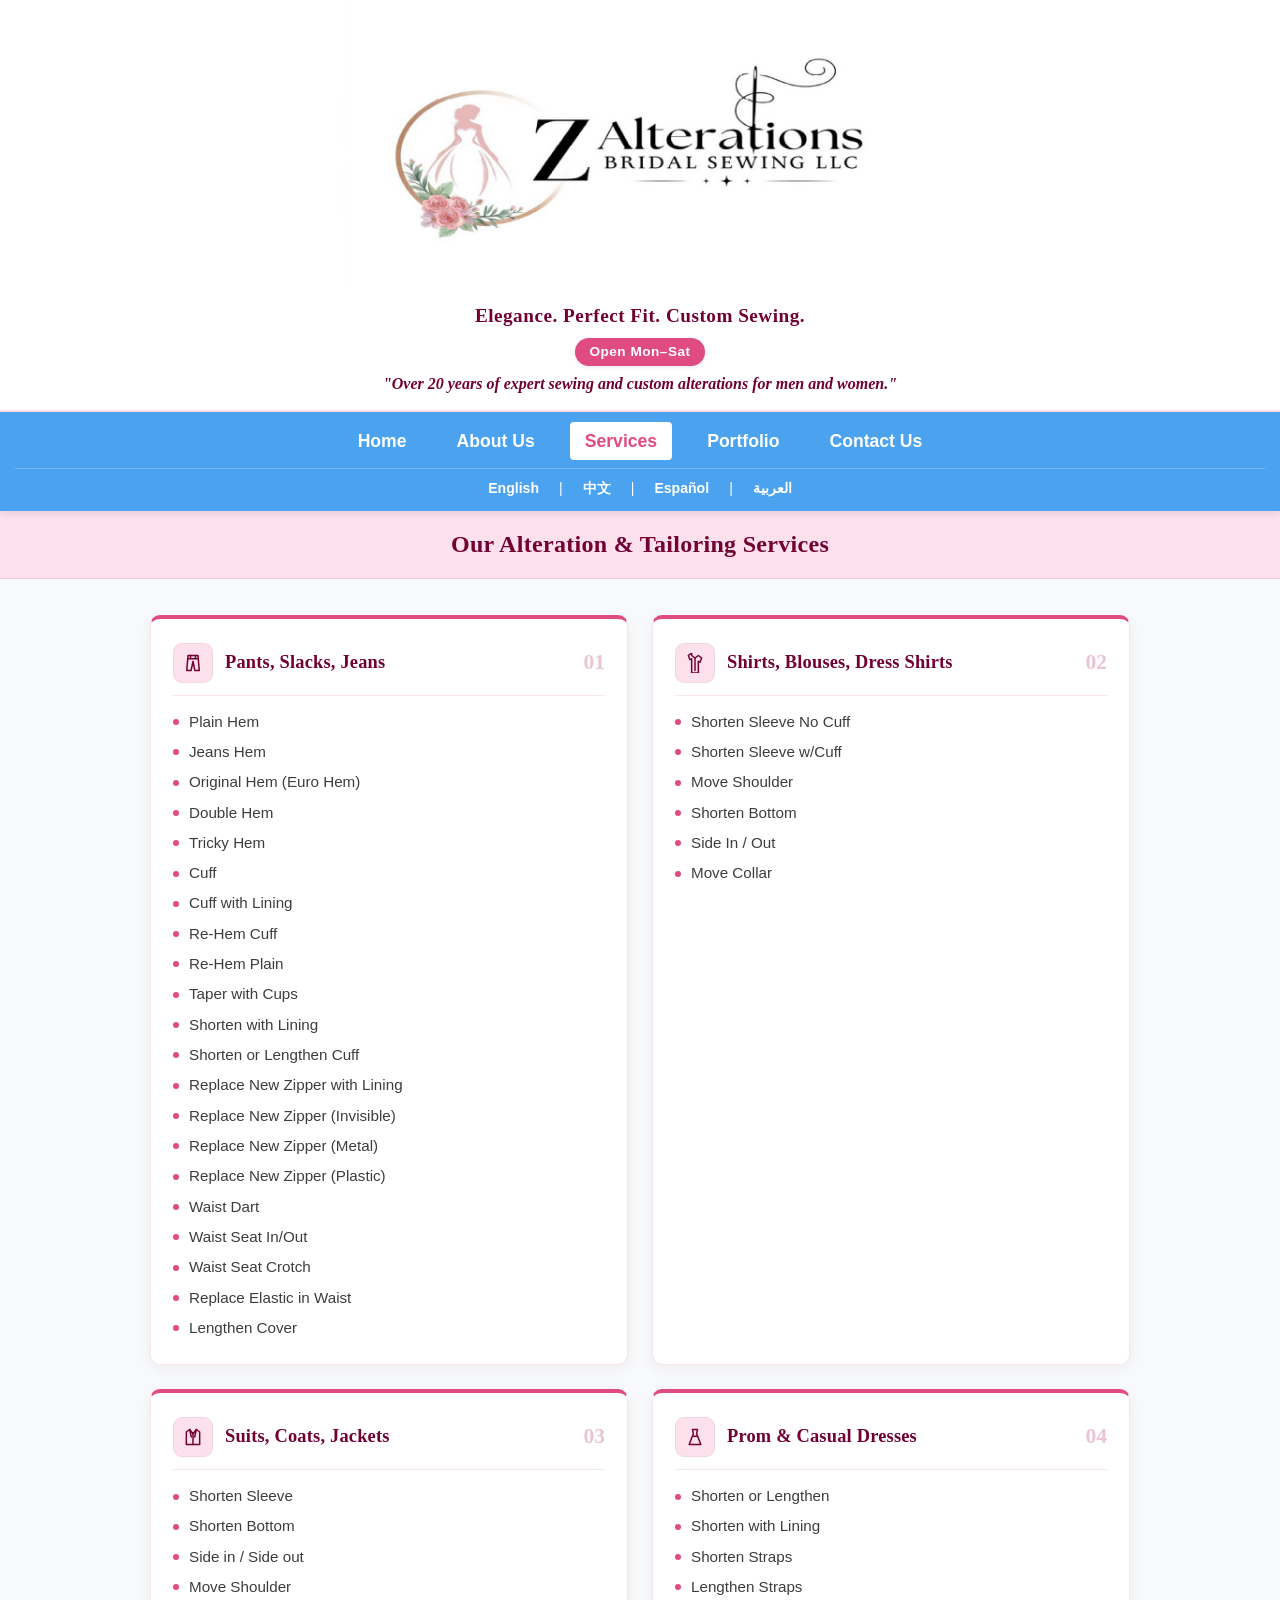
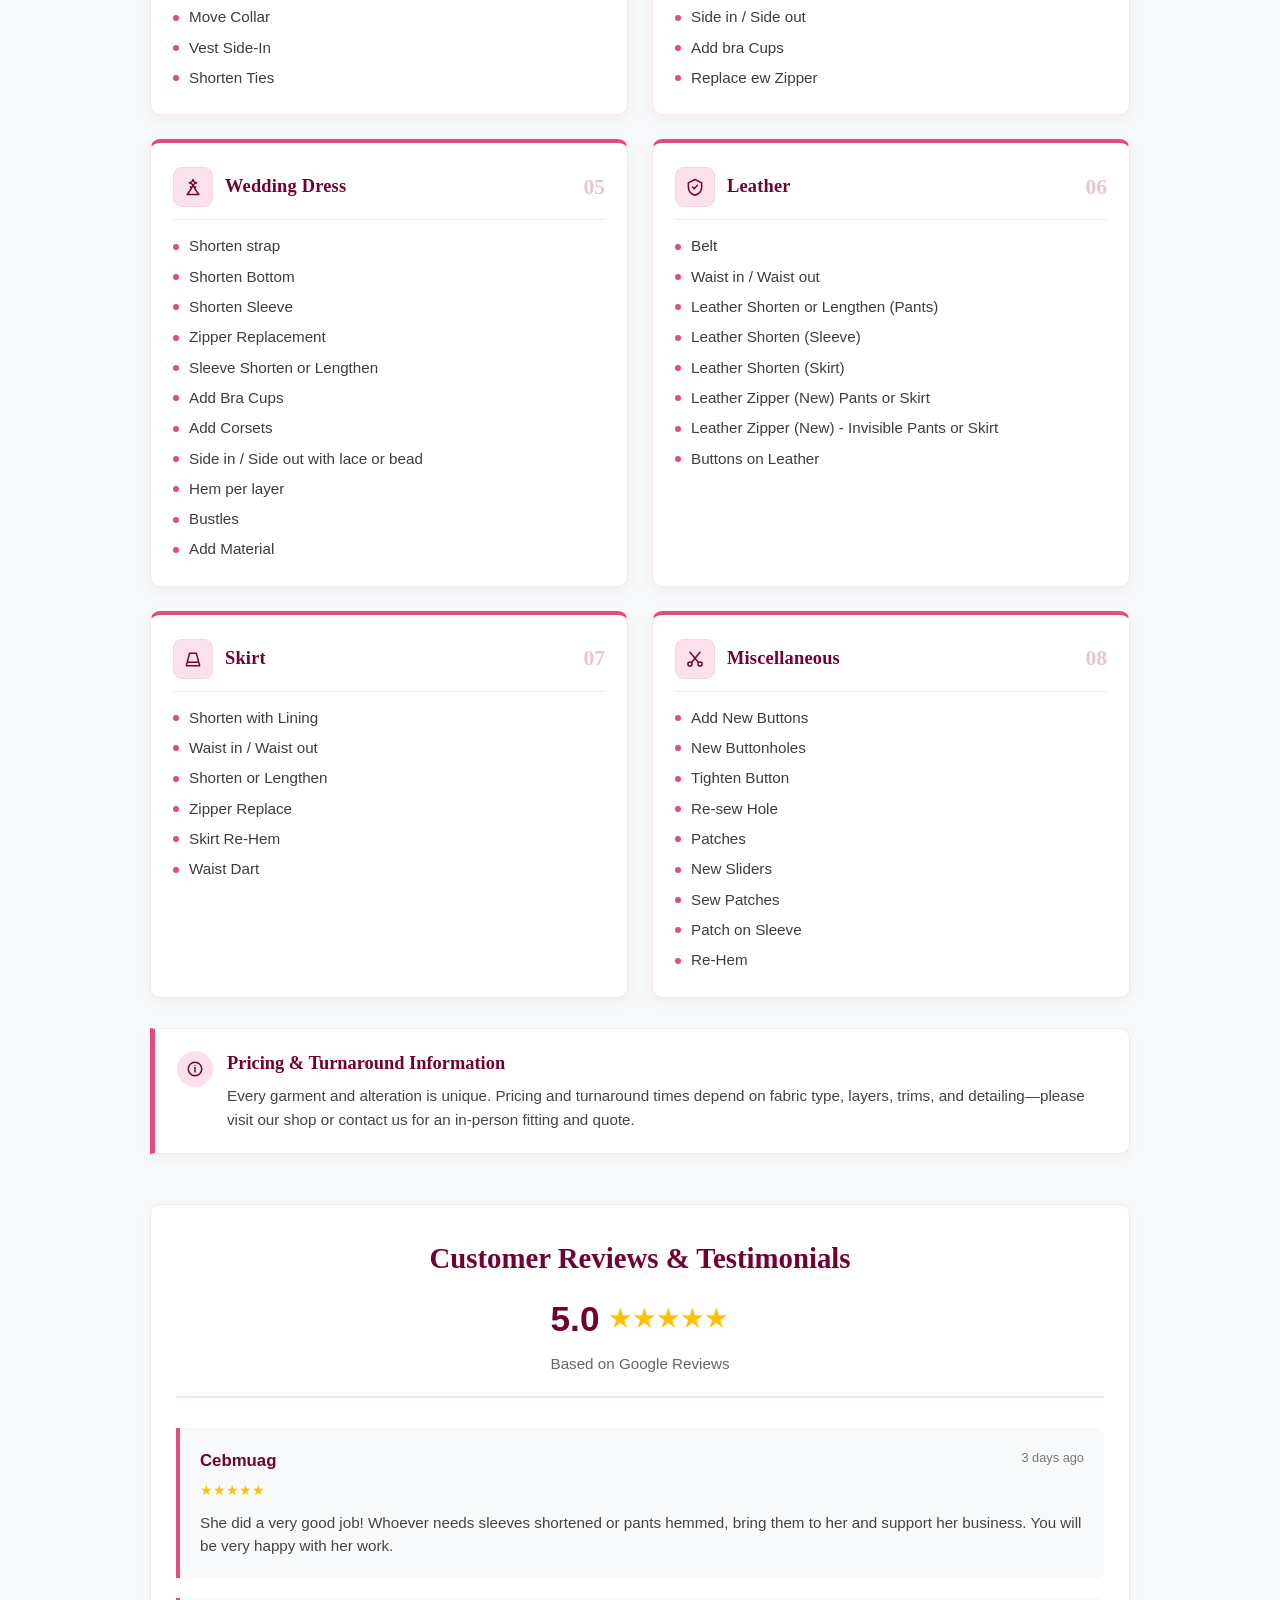
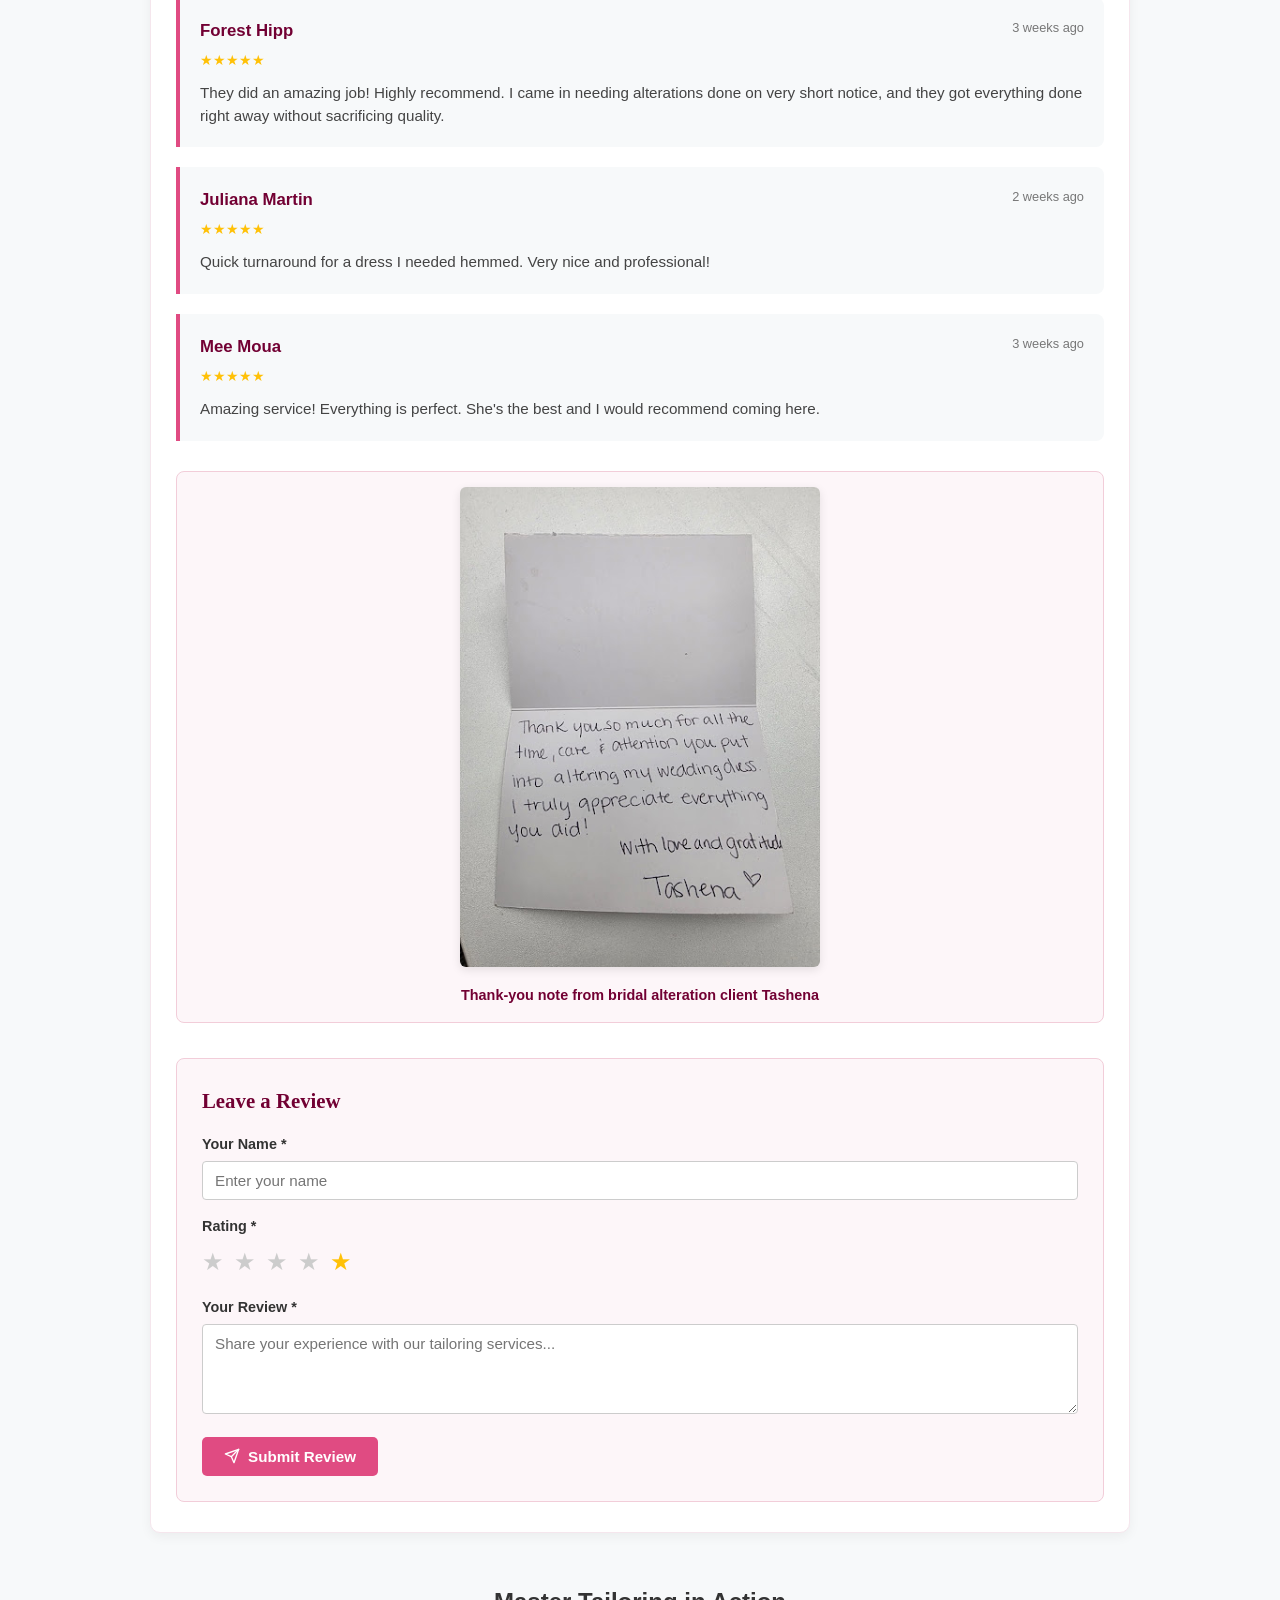
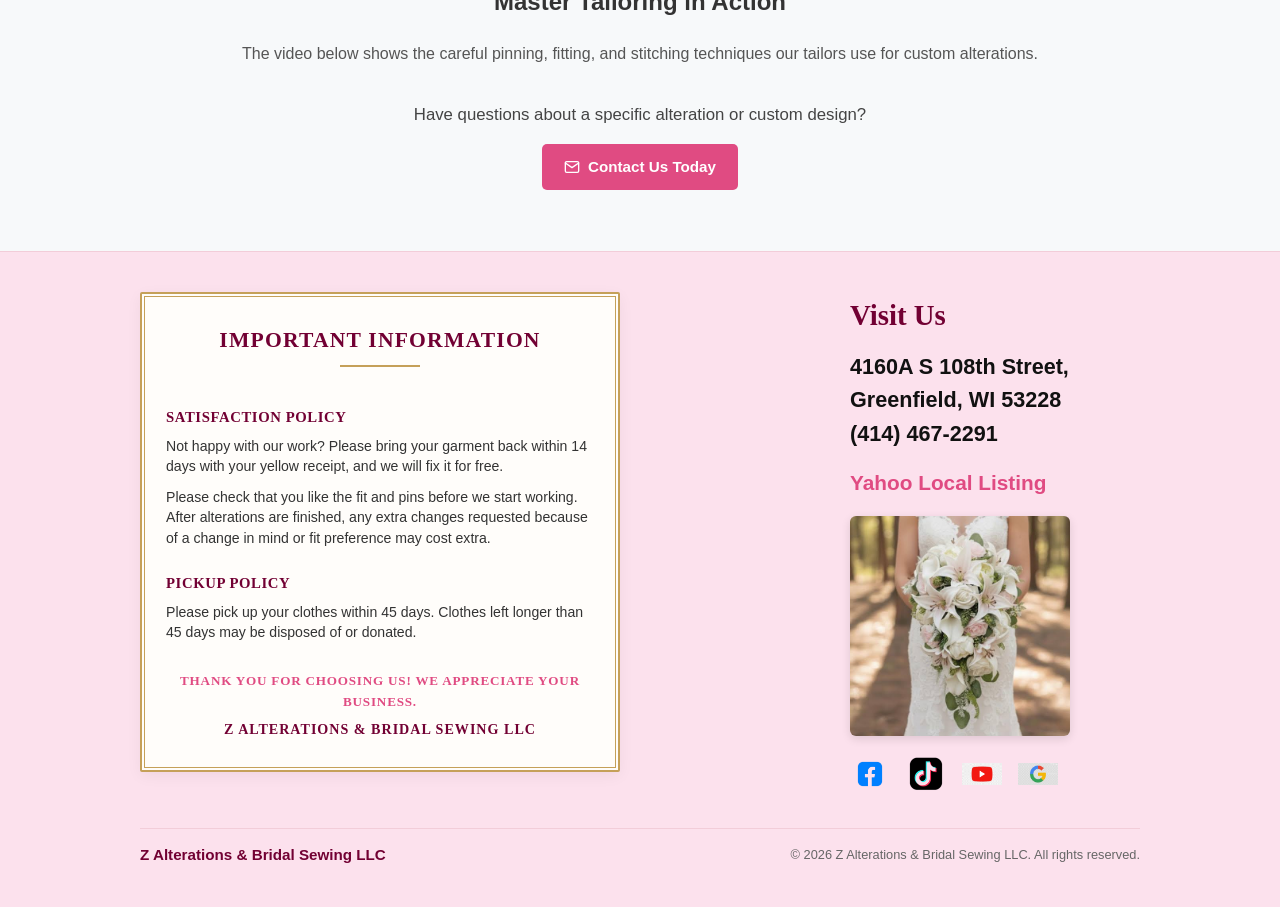
<file: services.html>
<!DOCTYPE html>
<html lang="en">
<head>
    <meta charset="UTF-8">
    <meta name="viewport" content="width=device-width, initial-scale=1.0">
    <title>Services &amp; Reviews - Z Alterations &amp; Bridal Sewing LLC</title>
    <style>
        :root {
            --header-pink: #fce1ed; /* Soft pink background matching index */
            --header-text: #720033;
            --nav-blue: #4ba3f0;
            --nav-text: #ffffff;
            --brand-pink: #e04b82; /* Brighter, more vibrant pink */
            --accent-gold: #c5a059;
            --dark-dark-pink: #720033; /* Dark dark pink color */
            --text-dark: #333333;
            --bg-light: #f7f9fa;
            --border-soft: #f0d7e3;
        }

        *, *::before, *::after {
            box-sizing: border-box;
        }

        body {
            font-family: 'Segoe UI', Tahoma, Geneva, Verdana, sans-serif;
            margin: 0;
            padding: 0;
            top: 0px !important;
            background-color: var(--bg-light);
            color: var(--text-dark);
            line-height: 1.6;
            overflow-x: hidden;
            scroll-behavior: smooth;
        }

        /* RTL Layout adjustment when Arabic is selected */
        body.rtl-active {
            direction: rtl;
            text-align: right;
        }

        /* HEADER SECTION */
        header {
            background-color: #ffffff;
            padding: 0;
            margin: 0;
            box-shadow: 0 2px 8px rgba(0,0,0,0.06);
            border-bottom: 2px solid var(--header-pink);
            width: 100%;
        }

        .header-container {
            width: 100%;
            margin: 0 auto;
            padding: 0;
            display: flex;
            flex-direction: column;
            align-items: center;
        }

        .header-bg-banner {
            width: 100%;
            display: flex;
            justify-content: center;
            align-items: center;
            margin: 0;
            padding: 5px 0;
        }

        .header-bg-banner img {
            width: 100%;
            max-width: 650px;
            height: auto;
            display: block;
        }

        .header-details {
            text-align: center;
            margin: 10px 0 15px 0;
            display: flex;
            flex-direction: column;
            align-items: center;
            gap: 6px;
            padding: 0 15px;
            width: 100%;
        }

        .tagline {
            font-family: 'Georgia', serif;
            font-size: 1.2rem;
            color: var(--header-text);
            font-weight: 700;
            letter-spacing: 0.5px;
            margin: 0;
        }

        .hours-badge {
            display: inline-block;
            background-color: var(--brand-pink);
            color: #ffffff;
            padding: 3px 14px;
            border-radius: 15px;
            font-size: 0.85rem;
            font-weight: 600;
            letter-spacing: 0.5px;
            box-shadow: 0 1px 4px rgba(0,0,0,0.1);
        }

        .quote-text {
            font-family: 'Georgia', serif;
            font-style: italic;
            font-size: 1rem;
            color: var(--dark-dark-pink);
            font-weight: 700;
            max-width: 650px;
            margin: 2px 0 0 0;
            line-height: 1.3;
        }

        /* NAVIGATION BAR */
        nav {
            background-color: var(--nav-blue);
            padding: 8px 10px;
            box-shadow: 0 3px 6px rgba(0,0,0,0.08);
            position: sticky;
            top: 0;
            z-index: 1000;
        }

        nav ul {
            list-style: none;
            padding: 0;
            margin: 0;
            display: flex;
            flex-wrap: wrap;
            justify-content: center;
            gap: 8px;
        }

        nav ul li a {
            color: var(--nav-text);
            font-weight: 600;
            text-decoration: none;
            font-size: 0.95rem;
            padding: 4px 10px;
            border-radius: 4px;
            transition: all 0.3s ease;
            display: inline-block;
        }

        nav ul li a:hover, 
        nav ul li a.active {
            background-color: #ffffff;
            color: var(--brand-pink);
        }

        /* LANGUAGE SWITCHER STYLES */
        .language-switcher {
            display: flex;
            justify-content: center;
            align-items: center;
            gap: 12px;
            margin-top: 8px;
            padding-top: 6px;
            border-top: 1px solid rgba(255, 255, 255, 0.2);
            font-size: 0.88rem;
            color: #ffffff;
        }

        .language-switcher a {
            color: #ffffff;
            text-decoration: none;
            font-weight: 600;
            padding: 2px 8px;
            border-radius: 3px;
            transition: background 0.2s ease, color 0.2s ease;
        }

        .language-switcher a:hover {
            background-color: rgba(255, 255, 255, 0.2);
            color: #ffffff;
        }

        .goog-te-banner-frame.skiptranslate, 
        .goog-te-gadget-icon, 
        #goog-gt-tt {
            display: none !important;
        }

        .welcome-banner {
            background-color: var(--header-pink);
            text-align: center;
            padding: 14px 15px;
            border-bottom: 1px solid #f2cdd9;
        }

        .welcome-banner h2 {
            margin: 0;
            color: var(--header-text);
            font-size: 1.3rem;
            font-weight: 700;
            font-family: 'Georgia', serif;
            letter-spacing: 0.3px;
        }

        main {
            padding: 32px 15px;
            max-width: 1020px;
            margin: 0 auto;
        }

        /* Services Grid */
        .services-grid {
            display: grid;
            grid-template-columns: 1fr;
            gap: 24px;
            margin-bottom: 30px;
        }

        .service-card {
            background: #ffffff;
            padding: 24px 22px;
            border-radius: 10px;
            box-shadow: 0 4px 14px rgba(114, 0, 51, 0.05);
            border: 1px solid #f5e6ed;
            border-top: 4px solid var(--brand-pink);
            position: relative;
            transition: transform 0.22s ease, box-shadow 0.22s ease;
        }

        .service-card:hover {
            transform: translateY(-3px);
            box-shadow: 0 8px 22px rgba(114, 0, 51, 0.09);
        }

        .service-card-header {
            display: flex;
            align-items: center;
            justify-content: space-between;
            gap: 12px;
            padding-bottom: 12px;
            margin-bottom: 14px;
            border-bottom: 1px solid #f5e6ed;
        }

        .service-title-group {
            display: flex;
            align-items: center;
            gap: 12px;
        }

        .service-icon {
            width: 40px;
            height: 40px;
            min-width: 40px;
            border-radius: 9px;
            background-color: var(--header-pink);
            color: var(--header-text);
            display: inline-flex;
            align-items: center;
            justify-content: center;
            border: 1px solid var(--border-soft);
        }

        .service-icon svg {
            width: 20px;
            height: 20px;
            stroke: var(--header-text);
            fill: none;
            stroke-width: 1.8;
            stroke-linecap: round;
            stroke-linejoin: round;
        }

        .service-card h3 {
            color: var(--header-text);
            font-size: 1.15rem;
            margin: 0;
            font-family: 'Georgia', serif;
            letter-spacing: 0.2px;
            line-height: 1.3;
        }

        .service-number {
            font-size: 1.35rem;
            font-weight: 700;
            color: #e9c4d4;
            font-family: 'Georgia', serif;
            line-height: 1;
            flex-shrink: 0;
        }

        .service-card ul {
            list-style-type: none;
            padding-left: 0;
            color: #3d3d3d;
            font-size: 0.95rem;
            line-height: 1.6;
            margin: 0;
        }

        body.rtl-active .service-card ul {
            padding-right: 0;
        }

        .service-card ul li {
            position: relative;
            padding-left: 16px;
            margin-bottom: 6px;
        }

        .service-card ul li::before {
            content: "";
            position: absolute;
            left: 0;
            top: 0.62em;
            width: 6px;
            height: 6px;
            border-radius: 50%;
            background-color: var(--brand-pink);
        }

        body.rtl-active .service-card ul li {
            padding-left: 0;
            padding-right: 16px;
        }

        body.rtl-active .service-card ul li::before {
            left: auto;
            right: 0;
        }

        .service-card ul li:last-child {
            margin-bottom: 0;
        }

        /* Price Disclaimer Card */
        .disclaimer-card {
            background: #ffffff;
            border: 1px solid #f5e6ed;
            border-left: 5px solid var(--brand-pink);
            padding: 20px 22px;
            border-radius: 0 10px 10px 0;
            margin-top: 30px;
            box-shadow: 0 4px 12px rgba(0,0,0,0.04);
            display: flex;
            align-items: flex-start;
            gap: 14px;
        }

        body.rtl-active .disclaimer-card {
            border-left: 1px solid #f5e6ed;
            border-right: 5px solid var(--brand-pink);
            border-radius: 10px 0 0 10px;
        }

        .disclaimer-icon {
            width: 36px;
            height: 36px;
            min-width: 36px;
            border-radius: 50%;
            background-color: var(--header-pink);
            display: inline-flex;
            align-items: center;
            justify-content: center;
            margin-top: 2px;
        }

        .disclaimer-icon svg {
            width: 18px;
            height: 18px;
            stroke: var(--header-text);
            fill: none;
            stroke-width: 2;
            stroke-linecap: round;
            stroke-linejoin: round;
        }

        .disclaimer-card h4 {
            color: var(--header-text);
            font-size: 1.15rem;
            margin-top: 0;
            margin-bottom: 6px;
            font-family: 'Georgia', serif;
        }

        .disclaimer-card p {
            font-size: 0.95rem;
            line-height: 1.6;
            color: #444444;
            margin: 0;
        }

        /* Reviews Section Styles */
        .reviews-section {
            margin-top: 50px;
            background: #ffffff;
            padding: 30px 25px;
            border-radius: 10px;
            border: 1px solid #f5e6ed;
            box-shadow: 0 4px 12px rgba(0,0,0,0.05);
        }

        .reviews-header {
            display: flex;
            flex-direction: column;
            align-items: center;
            text-align: center;
            margin-bottom: 30px;
            border-bottom: 2px solid var(--header-pink);
            padding-bottom: 20px;
        }

        .reviews-header h2 {
            color: var(--header-text);
            font-family: 'Georgia', serif;
            font-size: 1.8rem;
            margin: 0 0 10px 0;
        }

        .overall-rating {
            font-size: 2.2rem;
            font-weight: bold;
            color: var(--header-text);
            display: flex;
            align-items: center;
            gap: 10px;
        }

        .stars {
            color: #ffc107;
            font-size: 1.5rem;
            letter-spacing: 2px;
        }

        .reviews-grid {
            display: grid;
            grid-template-columns: 1fr;
            gap: 20px;
            margin-bottom: 30px;
        }

        .review-card {
            background: var(--bg-light);
            border-left: 4px solid var(--brand-pink);
            padding: 20px;
            border-radius: 0 8px 8px 0;
        }

        body.rtl-active .review-card {
            border-left: none;
            border-right: 4px solid var(--brand-pink);
            border-radius: 8px 0 0 8px;
        }

        .review-author {
            font-weight: 700;
            color: var(--header-text);
            font-size: 1.05rem;
            margin-bottom: 4px;
            display: flex;
            justify-content: space-between;
        }

        .review-date {
            font-size: 0.8rem;
            color: #777;
            font-weight: normal;
        }

        .review-stars {
            color: #ffc107;
            font-size: 0.9rem;
            margin-bottom: 10px;
        }

        .review-text {
            color: #444;
            font-size: 0.95rem;
            margin: 0;
            line-height: 1.5;
        }

        .customer-note-photo {
            text-align: center;
            margin: 25px 0 35px 0;
            padding: 15px;
            background: #fdf6f9;
            border: 1px solid #f2cdd9;
            border-radius: 8px;
        }

        .customer-note-photo img {
            width: 100%;
            max-width: 360px;
            height: auto;
            border-radius: 6px;
            box-shadow: 0 3px 10px rgba(0,0,0,0.1);
            cursor: pointer;
            display: inline-block;
        }

        .customer-note-caption {
            margin: 10px 0 0 0;
            font-size: 0.9rem;
            color: var(--header-text);
            font-weight: 600;
        }

        /* Write Review Form Styling */
        .write-review-box {
            background: #fdf6f9;
            border: 1px solid #f2cdd9;
            padding: 25px;
            border-radius: 8px;
            margin-top: 30px;
        }

        .write-review-box h3 {
            color: var(--header-text);
            margin-top: 0;
            font-family: 'Georgia', serif;
            font-size: 1.3rem;
            margin-bottom: 15px;
        }

        .form-group {
            margin-bottom: 15px;
            text-align: left;
        }

        body.rtl-active .form-group {
            text-align: right;
        }

        .form-group label {
            display: block;
            font-weight: 600;
            margin-bottom: 5px;
            color: var(--text-dark);
            font-size: 0.9rem;
        }

        .form-control {
            width: 100%;
            padding: 10px 12px;
            border: 1px solid #cccccc;
            border-radius: 4px;
            font-family: inherit;
            font-size: 0.95rem;
            background-color: #ffffff;
        }

        .form-control:focus {
            outline: none;
            border-color: var(--brand-pink);
            box-shadow: 0 0 0 3px rgba(224, 75, 130, 0.15);
        }

        .rating-select {
            display: flex;
            gap: 10px;
            font-size: 1.5rem;
            cursor: pointer;
        }

        .rating-select span {
            color: #ccc;
            transition: color 0.2s;
        }

        .rating-select span.selected,
        .rating-select span:hover {
            color: #ffc107;
        }

        .button {
            display: inline-flex;
            align-items: center;
            gap: 8px;
            background-color: var(--brand-pink);
            color: white;
            padding: 11px 22px;
            border-radius: 5px;
            text-decoration: none;
            font-weight: 600;
            font-size: 0.95rem;
            transition: background 0.25s ease, transform 0.2s ease;
            border: none;
            cursor: pointer;
        }

        .button:hover {
            background-color: #990033;
            transform: translateY(-1px);
        }

        .button svg {
            width: 16px;
            height: 16px;
            stroke: currentColor;
            fill: none;
            stroke-width: 2;
            stroke-linecap: round;
            stroke-linejoin: round;
        }

        .status-message {
            display: none;
            padding: 12px;
            margin-top: 15px;
            border-radius: 4px;
            text-align: center;
            font-weight: 600;
            background-color: #e8f5e9;
            color: #2e7d32;
            border: 1px solid #a5d6a7;
        }

        /* LIGHTBOX MODAL */
        .lightbox {
            display: none;
            position: fixed;
            z-index: 2000;
            top: 0;
            left: 0;
            width: 100%;
            height: 100%;
            background-color: rgba(0, 0, 0, 0.85);
            justify-content: center;
            align-items: center;
            flex-direction: column;
        }

        .lightbox-content {
            max-width: 90%;
            max-height: 80%;
            border-radius: 4px;
            box-shadow: 0 5px 25px rgba(0,0,0,0.5);
        }

        .lightbox-caption {
            color: #ffffff;
            margin-top: 15px;
            font-size: 1.1rem;
            text-align: center;
        }

        .lightbox-close {
            position: absolute;
            top: 20px;
            right: 35px;
            color: #ffffff;
            font-size: 40px;
            font-weight: bold;
            cursor: pointer;
            transition: color 0.2s ease;
        }

        .lightbox-close:hover {
            color: var(--brand-pink);
        }

        /* FOOTER & ANNOUNCEMENT STYLING */
        footer {
            background-color: var(--header-pink);
            color: var(--text-dark);
            padding: 35px 20px;
            margin-top: 25px;
            border-top: 1px solid #f2cdd9;
        }

        .footer-container {
            max-width: 1000px;
            margin: 0 auto;
            display: flex;
            flex-direction: column;
            gap: 30px;
            text-align: left;
        }

        body.rtl-active .footer-container {
            text-align: right;
        }

        .footer-announcement-box {
            background: #fffdfa;
            border: 2px solid var(--accent-gold);
            outline: 1px solid var(--accent-gold);
            outline-offset: -5px;
            border-radius: 2px;
            padding: 24px;
            width: 100%;
            box-shadow: 0 4px 15px rgba(0,0,0,0.05);
            text-align: left;
        }

        body.rtl-active .footer-announcement-box {
            text-align: right;
        }

        .announcement-main-title {
            color: var(--header-text);
            font-family: 'Georgia', serif;
            font-size: 1.35rem;
            font-weight: 700;
            text-transform: uppercase;
            letter-spacing: 1.2px;
            text-align: center;
            margin: 0 0 15px 0;
            padding-bottom: 10px;
            position: relative;
        }

        .announcement-main-title::after {
            content: "";
            display: block;
            width: 80px;
            height: 2px;
            background-color: var(--accent-gold);
            margin: 8px auto 0 auto;
        }

        .policy-section-title {
            color: var(--header-text);
            font-family: 'Georgia', serif;
            font-size: 0.92rem;
            font-weight: 700;
            text-transform: uppercase;
            letter-spacing: 0.6px;
            margin: 14px 0 6px 0;
        }

        .policy-text {
            font-size: 0.88rem;
            color: #333333;
            margin: 0 0 10px 0;
            line-height: 1.45;
        }

        .announcement-thankyou {
            font-family: 'Georgia', serif;
            font-size: 0.82rem;
            font-weight: 700;
            color: var(--brand-pink);
            text-transform: uppercase;
            letter-spacing: 0.8px;
            text-align: center;
            margin-top: 18px;
            margin-bottom: 6px;
        }

        .announcement-shop-name {
            font-family: 'Georgia', serif;
            font-size: 0.88rem;
            font-weight: 700;
            color: var(--header-text);
            letter-spacing: 1px;
            text-align: center;
            margin: 0;
            text-transform: uppercase;
        }

        .footer-column {
            width: 100%;
        }

        .footer-column h4 {
            color: var(--header-text);
            font-family: 'Georgia', serif;
            font-size: 1.8rem;
            font-weight: 700;
            margin-top: 0;
            margin-bottom: 12px;
        }

        .footer-column p {
            font-size: 1.35rem;
            color: #111111;
            margin: 0 0 16px 0;
            line-height: 1.55;
            font-weight: 600;
        }

        .footer-column a {
            color: var(--brand-pink);
            text-decoration: none;
            font-weight: 700;
            font-size: 1.3rem;
        }

        .footer-image {
            width: 100%;
            max-width: 220px;
            height: auto;
            border-radius: 6px;
            margin-top: 15px;
            box-shadow: 0 3px 10px rgba(0,0,0,0.12);
            display: block;
            cursor: pointer;
        }

        .social {
            display: flex;
            align-items: center;
            gap: 16px;
            margin-top: 18px;
        }

        body.rtl-active .social {
            justify-content: flex-start;
        }

        .social img {
            width: 40px;
            height: 40px;
            object-fit: contain;
        }

        .footer-bottom {
            max-width: 1000px;
            margin: 25px auto 0 auto;
            display: flex;
            flex-direction: column;
            align-items: center;
            text-align: center;
            border-top: 1px solid #f2cdd9;
            padding-top: 14px;
            gap: 8px;
        }

        .footer-bottom-company {
            font-weight: 700;
            font-size: 0.95rem;
            color: var(--header-text);
        }

        .footer-bottom-copy {
            font-size: 0.8rem;
            color: #666;
        }

        /* DESKTOP MEDIA QUERIES */
        @media (min-width: 768px) {
            .header-bg-banner img {
                max-width: 750px;
            }
            nav {
                padding: 10px 15px;
            }
            nav ul {
                gap: 20px;
            }
            nav ul li a {
                font-size: 1.1rem;
                padding: 5px 15px;
            }
            .welcome-banner h2 {
                font-size: 1.5rem;
            }
            main {
                padding: 36px 20px;
            }
            .services-grid {
                grid-template-columns: repeat(2, 1fr);
            }
            footer {
                padding: 40px 30px;
            }

            .footer-container {
                flex-direction: row;
                justify-content: space-between;
                align-items: flex-start;
            }

            .footer-announcement-box {
                width: 480px;
                max-width: 480px;
                aspect-ratio: 1 / 1;
                display: flex;
                flex-direction: column;
                justify-content: center;
            }

            .footer-column {
                width: auto;
                min-width: 290px;
                margin-left: auto;
            }

            body.rtl-active .footer-column {
                margin-left: 0;
                margin-right: auto;
            }

            .footer-bottom {
                flex-direction: row;
                justify-content: space-between;
                text-align: left;
            }

            body.rtl-active .footer-bottom {
                text-align: right;
            }
        }
    </style>
</head>
<body>

    <!-- Header Section -->
    <header>
        <div class="header-container">
            <div class="header-bg-banner">
                <img src="images/logo.jpg" alt="Z Alterations &amp; Bridal Sewing LLC Logo">
            </div>
            <div class="header-details">
                <div class="tagline">Elegance. Perfect Fit. Custom Sewing.</div>
                <div class="hours-badge">Open Mon–Sat</div>
                <p class="quote-text">"Over 20 years of expert sewing and custom alterations for men and women."</p>
            </div>
        </div>
    </header>

    <!-- Navigation Bar -->
    <nav>
        <ul>
            <li><a href="index.html">Home</a></li>
            <li><a href="about.html">About Us</a></li>
            <li><a href="services.html" class="active">Services</a></li>
            <li><a href="portfolio.html">Portfolio</a></li>
            <li><a href="contact.html">Contact Us</a></li>
        </ul>

        <!-- Language Selector Bar -->
        <div class="language-switcher">
            <a href="javascript:void(0)" onclick="translatePage('en')">English</a> |
            <a href="javascript:void(0)" onclick="translatePage('zh-CN')">中文</a> |
            <a href="javascript:void(0)" onclick="translatePage('es')">Español</a> |
            <a href="javascript:void(0)" onclick="translatePage('ar')">العربية</a>
        </div>
        <div id="google_translate_element" style="display: none;"></div>
    </nav>

    <section class="welcome-banner">
        <h2>Our Alteration &amp; Tailoring Services</h2>
    </section>

    <main>
        <!-- Services Grid -->
        <div class="services-grid">

            <!-- Category 01 -->
            <div class="service-card">
                <div class="service-card-header">
                    <div class="service-title-group">
                        <span class="service-icon" aria-hidden="true">
                            <!-- Pants Icon -->
                            <svg viewBox="0 0 24 24">
                                <path d="M6 3h12l1.5 18h-5.2L12 10l-2.3 11H4.5L6 3z"/>
                                <path d="M9 3v3M15 3v3M6 7h12"/>
                            </svg>
                        </span>
                        <h3>Pants, Slacks, Jeans</h3>
                    </div>
                    <span class="service-number">01</span>
                </div>
                <ul>
                    <li>Plain Hem</li>
                    <li>Jeans Hem</li>
                    <li>Original Hem (Euro Hem)</li>
                    <li>Double Hem</li>
                    <li>Tricky Hem</li>
                    <li>Cuff</li>
                    <li>Cuff with Lining</li>
                    <li>Re-Hem Cuff</li>
                    <li>Re-Hem Plain</li>
                    <li>Taper with Cups</li>
                    <li>Shorten with Lining</li>
                    <li>Shorten or Lengthen Cuff</li>
                    <li>Replace New Zipper with Lining</li>
                    <li>Replace New Zipper (Invisible)</li>
                    <li>Replace New Zipper (Metal)</li>
                    <li>Replace New Zipper (Plastic)</li>
                    <li>Waist Dart</li>
                    <li>Waist Seat In/Out</li>
                    <li>Waist Seat Crotch</li>
                    <li>Replace Elastic in Waist</li>
                    <li>Lengthen Cover</li>
                </ul>
            </div>

            <!-- Category 02 -->
            <div class="service-card">
                <div class="service-card-header">
                    <div class="service-title-group">
                        <span class="service-icon" aria-hidden="true">
                            <!-- Shirt Icon -->
                            <svg viewBox="0 0 24 24">
                                <path d="M8 3l4 3 4-3 4 3-2 5-2-1v14H8V7L6 8 4 3l4-3z"/>
                                <line x1="12" y1="6" x2="12" y2="21"/>
                            </svg>
                        </span>
                        <h3>Shirts, Blouses, Dress Shirts</h3>
                    </div>
                    <span class="service-number">02</span>
                </div>
                <ul>
                    <li>Shorten Sleeve No Cuff</li>
                    <li>Shorten Sleeve w/Cuff</li>
                    <li>Move Shoulder</li>
                    <li>Shorten Bottom</li>
                    <li>Side In / Out</li>
                    <li>Move Collar</li>
                </ul>
            </div>

            <!-- Category 03 -->
            <div class="service-card">
                <div class="service-card-header">
                    <div class="service-title-group">
                        <span class="service-icon" aria-hidden="true">
                            <!-- Suit / Blazer Icon -->
                            <svg viewBox="0 0 24 24">
                                <path d="M8 3l4 5 4-5 4 3v15H4V6l4-3z"/>
                                <path d="M12 8v13M8 3l2 9M16 3l-2 9"/>
                            </svg>
                        </span>
                        <h3>Suits, Coats, Jackets</h3>
                    </div>
                    <span class="service-number">03</span>
                </div>
                <ul>
                    <li>Shorten Sleeve</li>
                    <li>Shorten Bottom</li>
                    <li>Side in / Side out</li>
                    <li>Move Shoulder</li>
                    <li>Move Collar</li>
                    <li>Vest Side-In</li>
                    <li>Shorten Ties</li>
                </ul>
            </div>

            <!-- Category 04 -->
            <div class="service-card">
                <div class="service-card-header">
                    <div class="service-title-group">
                        <span class="service-icon" aria-hidden="true">
                            <!-- Formal Dress Icon -->
                            <svg viewBox="0 0 24 24">
                                <path d="M9 3h6l-1 5 5 13H5l5-13-1-5z"/>
                                <path d="M9.5 11h5"/>
                            </svg>
                        </span>
                        <h3>Prom &amp; Casual Dresses</h3>
                    </div>
                    <span class="service-number">04</span>
                </div>
                <ul>
                    <li>Shorten or Lengthen</li>
                    <li>Shorten with Lining</li>
                    <li>Shorten Straps</li>
                    <li>Lengthen Straps</li>
                    <li>Side in / Side out</li>
                    <li>Add bra Cups</li>
                    <li>Replace ew Zipper</li>
                </ul>
            </div>

            <!-- Category 05 -->
            <div class="service-card">
                <div class="service-card-header">
                    <div class="service-title-group">
                        <span class="service-icon" aria-hidden="true">
                            <!-- Bridal / Sparkle Gown Icon -->
                            <svg viewBox="0 0 24 24">
                                <path d="M12 3l1.4 2.8L16.5 7l-3.1 1.2L12 11l-1.4-2.8L7.5 7l3.1-1.2L12 3z"/>
                                <path d="M9 12h6l-1 2 5 7H5l5-7-1-2z"/>
                            </svg>
                        </span>
                        <h3>Wedding Dress</h3>
                    </div>
                    <span class="service-number">05</span>
                </div>
                <ul>
                    <li>Shorten strap</li>
                    <li>Shorten Bottom</li>
                    <li>Shorten Sleeve</li>
                    <li>Zipper Replacement</li>
                    <li>Sleeve Shorten or Lengthen</li>
                    <li>Add Bra Cups</li>
                    <li>Add Corsets</li>
                    <li>Side in / Side out with lace or bead</li>
                    <li>Hem per layer</li>
                    <li>Bustles</li>
                    <li>Add Material</li>
                </ul>
            </div>

            <!-- Category 06 -->
            <div class="service-card">
                <div class="service-card-header">
                    <div class="service-title-group">
                        <span class="service-icon" aria-hidden="true">
                            <!-- Shield / Heavy Fabric Icon -->
                            <svg viewBox="0 0 24 24">
                                <path d="M12 3l8 4v5c0 5-3.4 8.4-8 10-4.6-1.6-8-5-8-10V7l8-4z"/>
                                <path d="M9 12l2 2 4-4"/>
                            </svg>
                        </span>
                        <h3>Leather</h3>
                    </div>
                    <span class="service-number">06</span>
                </div>
                <ul>
                    <li>Belt</li>
                    <li>Waist in / Waist out</li>
                    <li>Leather Shorten or Lengthen (Pants)</li>
                    <li>Leather Shorten (Sleeve)</li>
                    <li>Leather Shorten (Skirt)</li>
                    <li>Leather Zipper (New) Pants or Skirt</li>
                    <li>Leather Zipper (New) - Invisible Pants or Skirt</li>
                    <li>Buttons on Leather</li>
                </ul>
            </div>

            <!-- Category 07 -->
            <div class="service-card">
                <div class="service-card-header">
                    <div class="service-title-group">
                        <span class="service-icon" aria-hidden="true">
                            <!-- Skirt Icon -->
                            <svg viewBox="0 0 24 24">
                                <path d="M8 5h8l4 15H4L8 5z"/>
                                <path d="M6.5 16h11"/>
                            </svg>
                        </span>
                        <h3>Skirt</h3>
                    </div>
                    <span class="service-number">07</span>
                </div>
                <ul>
                    <li>Shorten with Lining</li>
                    <li>Waist in / Waist out</li>
                    <li>Shorten or Lengthen</li>
                    <li>Zipper Replace</li>
                    <li>Skirt Re-Hem</li>
                    <li>Waist Dart</li>
                </ul>
            </div>

            <!-- Category 08 -->
            <div class="service-card">
                <div class="service-card-header">
                    <div class="service-title-group">
                        <span class="service-icon" aria-hidden="true">
                            <!-- Scissors / Tailoring Icon -->
                            <svg viewBox="0 0 24 24">
                                <circle cx="6" cy="18" r="2.5"/>
                                <circle cx="18" cy="18" r="2.5"/>
                                <line x1="8" y1="16" x2="18" y2="4"/>
                                <line x1="16" y1="16" x2="6" y2="4"/>
                            </svg>
                        </span>
                        <h3>Miscellaneous</h3>
                    </div>
                    <span class="service-number">08</span>
                </div>
                <ul>
                    <li>Add New Buttons</li>
                    <li>New Buttonholes</li>
                    <li>Tighten Button</li>
                    <li>Re-sew Hole</li>
                    <li>Patches</li>
                    <li>New Sliders</li>
                    <li>Sew Patches</li>
                    <li>Patch on Sleeve</li>
                    <li>Re-Hem</li>
                </ul>
            </div>

        </div>

        <!-- Pricing Policy Disclaimer Box -->
        <div class="disclaimer-card">
            <span class="disclaimer-icon" aria-hidden="true">
                <svg viewBox="0 0 24 24">
                    <circle cx="12" cy="12" r="9"/>
                    <line x1="12" y1="10" x2="12" y2="16"/>
                    <circle cx="12" cy="7.2" r="0.8" fill="currentColor" stroke="none"/>
                </svg>
            </span>
            <div>
                <h4>Pricing &amp; Turnaround Information</h4>
                <p>
                    Every garment and alteration is unique. Pricing and turnaround times depend on fabric type, layers, trims, and detailing—please visit our shop or contact us for an in-person fitting and quote.
                </p>
            </div>
        </div>

        <!-- Customer Reviews Section -->
        <section class="reviews-section">
            <div class="reviews-header">
                <h2>Customer Reviews &amp; Testimonials</h2>
                <div class="overall-rating">
                    <span>5.0</span>
                    <div class="stars">★★★★★</div>
                </div>
                <p style="color: #666; margin: 5px 0 0 0; font-size: 0.95rem;">Based on Google Reviews</p>
            </div>

            <div class="reviews-grid" id="reviewsContainer">
                <div class="review-card">
                    <div class="review-author">Cebmuag <span class="review-date">3 days ago</span></div>
                    <div class="review-stars">★★★★★</div>
                    <p class="review-text">She did a very good job! Whoever needs sleeves shortened or pants hemmed, bring them to her and support her business. You will be very happy with her work.</p>
                </div>

                <div class="review-card">
                    <div class="review-author">Forest Hipp <span class="review-date">3 weeks ago</span></div>
                    <div class="review-stars">★★★★★</div>
                    <p class="review-text">They did an amazing job! Highly recommend. I came in needing alterations done on very short notice, and they got everything done right away without sacrificing quality.</p>
                </div>

                <div class="review-card">
                    <div class="review-author">Juliana Martin <span class="review-date">2 weeks ago</span></div>
                    <div class="review-stars">★★★★★</div>
                    <p class="review-text">Quick turnaround for a dress I needed hemmed. Very nice and professional!</p>
                </div>

                <div class="review-card">
                    <div class="review-author">Mee Moua <span class="review-date">3 weeks ago</span></div>
                    <div class="review-stars">★★★★★</div>
                    <p class="review-text">Amazing service! Everything is perfect. She's the best and I would recommend coming here.</p>
                </div>
            </div>

            <!-- Customer Thank-You Card Photo -->
            <div class="customer-note-photo">
                <img src="images/image52.jpg" alt="Handwritten thank-you card from Tashena appreciating time, care, and attention on wedding dress alterations" onclick="openLightbox(this)">
                <p class="customer-note-caption">Thank-you note from bridal alteration client Tashena</p>
            </div>

            <!-- Write a Review Box -->
            <div class="write-review-box">
                <h3>Leave a Review</h3>
                <form id="reviewForm" onsubmit="handleReviewSubmit(event)">
                    <div class="form-group">
                        <label for="reviewerName">Your Name *</label>
                        <input type="text" id="reviewerName" class="form-control" placeholder="Enter your name" required>
                    </div>

                    <div class="form-group">
                        <label>Rating *</label>
                        <div class="rating-select" id="starRating">
                            <span onclick="setRating(1)">★</span>
                            <span onclick="setRating(2)">★</span>
                            <span onclick="setRating(3)">★</span>
                            <span onclick="setRating(4)">★</span>
                            <span onclick="setRating(5)" class="selected">★</span>
                        </div>
                        <input type="hidden" id="selectedRating" value="5">
                    </div>

                    <div class="form-group">
                        <label for="reviewComment">Your Review *</label>
                        <textarea id="reviewComment" class="form-control" rows="4" placeholder="Share your experience with our tailoring services..." required></textarea>
                    </div>

                    <button type="submit" class="button">
                        <svg viewBox="0 0 24 24" aria-hidden="true">
                            <line x1="22" y1="2" x2="11" y2="13"/>
                            <polygon points="22 2 15 22 11 13 2 9 22 2"/>
                        </svg>
                        Submit Review
                    </button>
                </form>

                <div id="reviewStatus" class="status-message">
                    Thank you! Your review has been posted successfully.
                </div>
            </div>
        </section>

        <!-- Video Demonstration Showcase -->
        <div style="text-align: center; margin-top: 50px;">
            <h2>Master Tailoring in Action</h2>
            <p style="font-size: 1rem; color: #555555; max-width: 800px; margin: 0 auto 20px auto;">
                The video below shows the careful pinning, fitting, and stitching techniques our tailors use for custom alterations.
            </p>
        </div>

        <div style="text-align: center; margin-top: 35px;">
            <p style="font-size: 1.05rem; color: #444444; margin-bottom: 15px;">Have questions about a specific alteration or custom design?</p>
            <a href="contact.html" class="button">
                <svg viewBox="0 0 24 24" aria-hidden="true">
                    <path d="M4 4h16c1.1 0 2 .9 2 2v12c0 1.1-.9 2-2 2H4c-1.1 0-2-.9-2-2V6c0-1.1.9-2 2-2z"/>
                    <polyline points="22,6 12,13 2,6"/>
                </svg>
                Contact Us Today
            </a>
        </div>
    </main>

    <!-- Lightbox Modal -->
    <div id="lightbox" class="lightbox" onclick="closeLightbox()">
        <span class="lightbox-close">&times;</span>
        <img class="lightbox-content" id="lightbox-img" alt="Enlarged View">
        <div class="lightbox-caption" id="lightbox-caption"></div>
    </div>

    <!-- Footer -->
    <footer id="contact">
        <div class="footer-container">
            <!-- Announcement Box -->
            <div class="footer-announcement-box">
                <div class="announcement-main-title">Important Information</div>

                <div class="policy-section-title">Satisfaction Policy</div>
                <p class="policy-text">
                    Not happy with our work? Please bring your garment back within 14 days with your yellow receipt, and we will fix it for free.
                </p>
                <p class="policy-text">
                    Please check that you like the fit and pins before we start working. After alterations are finished, any extra changes requested because of a change in mind or fit preference may cost extra.
                </p>

                <div class="policy-section-title">Pickup Policy</div>
                <p class="policy-text">
                    Please pick up your clothes within 45 days. Clothes left longer than 45 days may be disposed of or donated.
                </p>

                <p class="announcement-thankyou">
                    Thank you for choosing us! We appreciate your business.
                </p>
                <div class="announcement-shop-name">Z Alterations &amp; Bridal Sewing LLC</div>
            </div>

            <div class="footer-column">
                <h4>Visit Us</h4>
                <p>
                    4160A S 108th Street,<br>
                    Greenfield, WI 53228<br>
                    (414) 467-2291
                </p>
                <p><a href="https://local.yahoo.com/info-236106218-kv-alterations-bridal-sewing-brookfield/" target="_blank" rel="noopener">Yahoo Local Listing</a></p>
                
                <img src="images/image23.jpg" alt="Garment Customization Detail" class="footer-image" onclick="openLightbox(this)">

                <div class="social">
                    <a href="https://www.facebook.com/z.alterations21/" target="_blank" rel="noopener">
                        <img src="images/facebook.png" alt="Facebook">
                    </a>
                    <a href="https://www.tiktok.com/@z.alterations?_r=1&_t=ZP-99l2O3nabra" target="_blank" rel="noopener">
                        <img src="images/Tiktok.png" alt="TikTok">
                    </a>
                    <a href="https://www.youtube.com/@zalterationsbridalsewing" target="_blank" rel="noopener">
                        <img src="images/youtube.jpg" alt="YouTube">
                    </a>
                    <a href="https://share.google/siQitbU8k7p7nxC6O" target="_blank" rel="noopener">
                        <img src="images/google.jpg" alt="Google">
                    </a>
                </div>
            </div>
        </div>

        <div class="footer-bottom">
            <div class="footer-bottom-company">Z Alterations &amp; Bridal Sewing LLC</div>
            <div class="footer-bottom-copy">&copy; 2026 Z Alterations &amp; Bridal Sewing LLC. All rights reserved.</div>
        </div>
    </footer>

    <script>
        let currentRating = 5;

        function setRating(rating) {
            currentRating = rating;
            document.getElementById('selectedRating').value = rating;
            const stars = document.querySelectorAll('#starRating span');
            stars.forEach((star, index) => {
                if (index < rating) {
                    star.classList.add('selected');
                } else {
                    star.classList.remove('selected');
                }
            });
        }

        function handleReviewSubmit(event) {
            event.preventDefault();
            const name = document.getElementById('reviewerName').value;
            const comment = document.getElementById('reviewComment').value;
            const rating = parseInt(document.getElementById('selectedRating').value, 10) || 5;

            const container = document.getElementById('reviewsContainer');
            const card = document.createElement('div');
            card.className = 'review-card';

            const authorDiv = document.createElement('div');
            authorDiv.className = 'review-author';
            authorDiv.textContent = name;

            const dateSpan = document.createElement('span');
            dateSpan.className = 'review-date';
            dateSpan.textContent = 'Just now';
            authorDiv.appendChild(dateSpan);

            const starsDiv = document.createElement('div');
            starsDiv.className = 'review-stars';
            starsDiv.textContent = '★'.repeat(rating);

            const textP = document.createElement('p');
            textP.className = 'review-text';
            textP.textContent = comment;

            card.appendChild(authorDiv);
            card.appendChild(starsDiv);
            card.appendChild(textP);
            container.prepend(card);

            document.getElementById('reviewForm').reset();
            setRating(5);

            const status = document.getElementById('reviewStatus');
            status.style.display = 'block';
            setTimeout(() => {
                status.style.display = 'none';
            }, 4000);
        }

        function openLightbox(img) {
            const lightbox = document.getElementById('lightbox');
            const lightboxImg = document.getElementById('lightbox-img');
            const lightboxCaption = document.getElementById('lightbox-caption');
            
            lightbox.style.display = 'flex';
            lightboxImg.src = img.src;
            lightboxCaption.textContent = img.alt;
        }

        function closeLightbox() {
            document.getElementById('lightbox').style.display = 'none';
        }

        function googleTranslateElementInit() {
            new google.translate.TranslateElement({
                pageLanguage: 'en',
                includedLanguages: 'en,zh-CN,es,ar',
                autoDisplay: false
            }, 'google_translate_element');
        }

        function translatePage(langCode) {
            var select = document.querySelector('.goog-te-combo');
            if (select) {
                select.value = langCode;
                select.dispatchEvent(new Event('change'));
            }

            if (langCode === 'ar') {
                document.body.classList.add('rtl-active');
            } else {
                document.body.classList.remove('rtl-active');
            }
        }
    </script>
    <script type="text/javascript" src="//translate.google.com/translate_a/element.js?cb=googleTranslateElementInit"></script>
</body>
</html>
</file>
